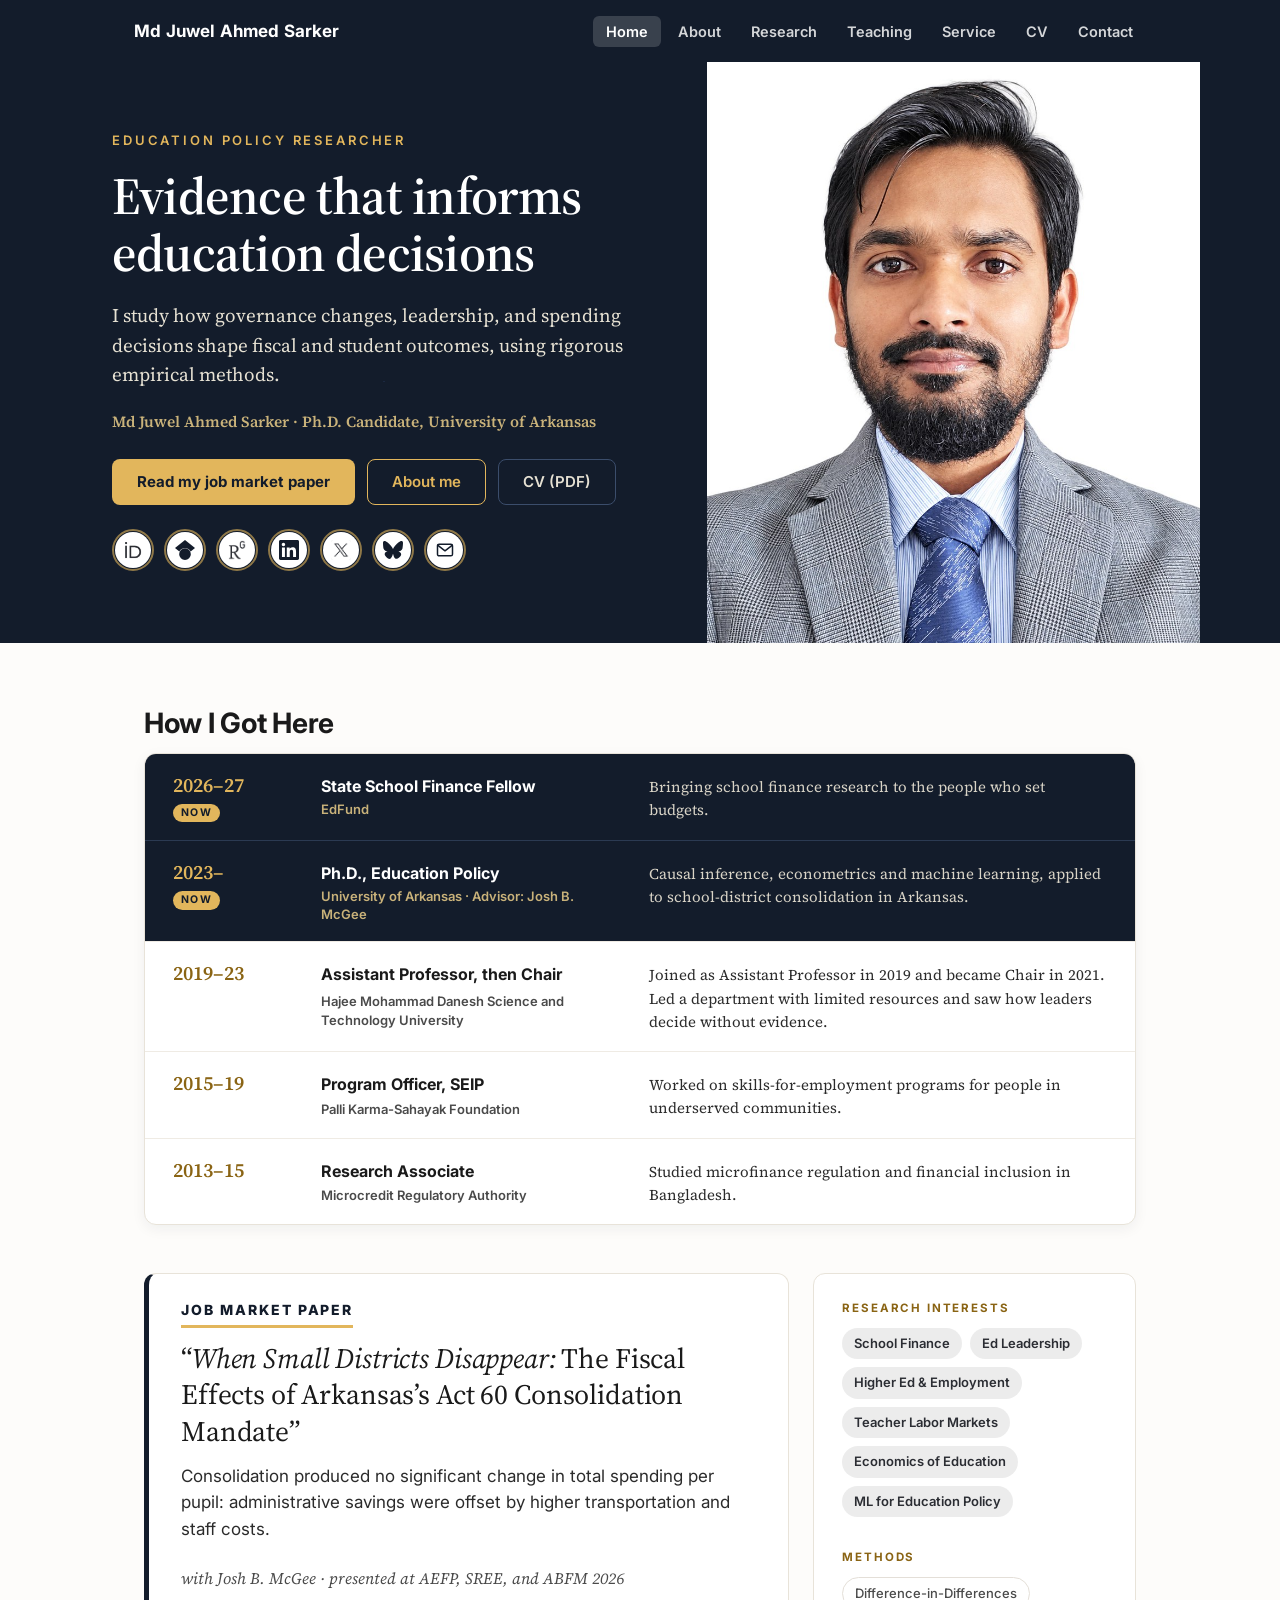
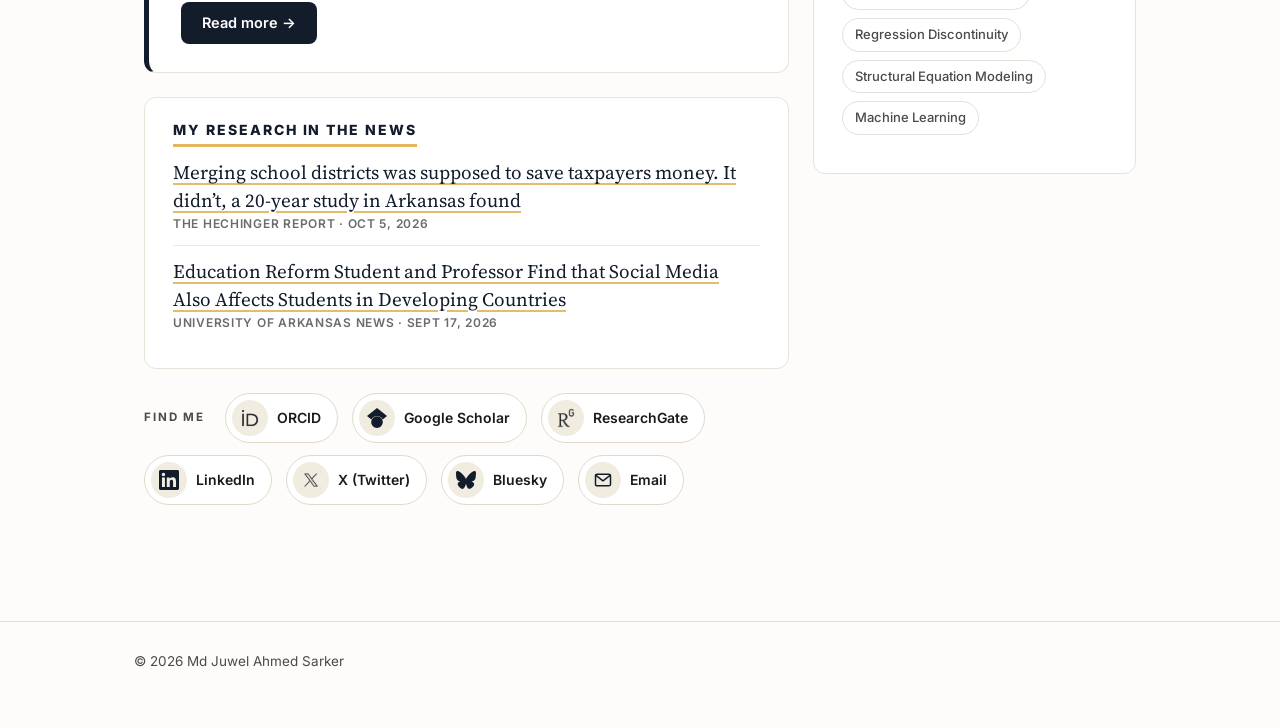
<file: index.html>
<!DOCTYPE html>
<html lang="en">
<head>
<meta charset="UTF-8">
<meta name="viewport" content="width=device-width, initial-scale=1.0">
<title>Md Juwel Ahmed Sarker — Education Policy</title>
<meta name="description" content="Md Juwel Ahmed Sarker, Ph.D. Candidate in Education Policy at the University of Arkansas. Research on school finance, teacher labor markets, and the economics of education.">
<link rel="icon" href="assets/images/favicon.svg" type="image/svg+xml">
<link rel="preconnect" href="https://fonts.googleapis.com">
<link rel="preconnect" href="https://fonts.gstatic.com" crossorigin>
<link href="https://fonts.googleapis.com/css2?family=Source+Serif+4:ital,wght@0,400;0,600;1,400&family=Inter:wght@400;500;600;700&display=swap" rel="stylesheet">
<link rel="stylesheet" href="style.css?v=20261071">
</head>
<body>

<header class="site-header">
  <div class="header-inner">
    <a class="site-name" href="index.html">Md Juwel Ahmed Sarker</a>
    <nav class="site-nav">
      <ul>
        <li><a href="index.html" aria-current="page">Home</a></li>
        <li><a href="about.html">About</a></li>
        <li><a href="research.html">Research</a></li>
        <li><a href="teaching.html">Teaching</a></li>
        <li><a href="service.html">Service</a></li>
        <li><a href="cv.html">CV</a></li>
        <li><a href="contact.html">Contact</a></li>
      </ul>
    </nav>
  </div>
</header>

<section class="hb-hero" aria-label="Introduction">
  <div class="hb-hero-inner">
    <div class="hb-hero-text">
      <p class="hb-eyebrow">Education Policy Researcher</p>
      <h1>Evidence that informs education decisions</h1>
      <p class="hb-sub">I study how governance changes, leadership, and spending decisions shape fiscal and student outcomes, using rigorous empirical methods.</p>
      <p class="hb-byline">Md Juwel Ahmed Sarker &middot; Ph.D. Candidate, University of Arkansas</p>
      <div class="hb-cta">
        <a class="hb-btn hb-btn-gold" href="research.html">Read my job market paper</a>
        <a class="hb-btn hb-btn-line" href="about.html">About me</a>
        <a class="hb-btn hb-btn-ghost" href="assets/files/Sarker_CV.pdf">CV (PDF)</a>
      </div>
      <div class="hb-icons"><a class="hb-icon" href="https://orcid.org/0000-0002-8742-0758" aria-label="ORCID" title="ORCID"><span class="hb-badge"><img src="assets/images/icons/orcid.png" alt=""></span></a><a class="hb-icon" href="https://scholar.google.com/citations?user=LOtnBs0AAAAJ&hl=en" aria-label="Google Scholar" title="Google Scholar"><span class="hb-badge"><svg viewBox="0 0 24 24" aria-hidden="true"><path d="M5.242 13.769L0 9.5 12 0l12 9.5-5.242 4.269C17.548 11.024 14.978 9.5 12 9.5c-2.977 0-5.548 1.524-6.758 4.269zM12 10a7 7 0 1 0 0 14 7 7 0 0 0 0-14z"/></svg></span></a><a class="hb-icon" href="https://www.researchgate.net/profile/Md-Juwel-Ahmed-Sarker?ev=prf_overview" aria-label="ResearchGate" title="ResearchGate"><span class="hb-badge"><img src="assets/images/icons/researchgate.png" alt=""></span></a><a class="hb-icon" href="https://www.linkedin.com/in/md-juwel-ahmed-sarker-17180333/" aria-label="LinkedIn" title="LinkedIn"><span class="hb-badge"><svg viewBox="0 0 24 24" role="img" aria-hidden="true"><path d="M20.447 20.452h-3.554v-5.569c0-1.328-.027-3.037-1.852-3.037-1.853 0-2.136 1.445-2.136 2.939v5.667H9.351V9h3.414v1.561h.046c.477-.9 1.637-1.85 3.37-1.85 3.601 0 4.267 2.37 4.267 5.455v6.286zM5.337 7.433c-1.144 0-2.063-.926-2.063-2.065 0-1.138.92-2.063 2.063-2.063 1.14 0 2.064.925 2.064 2.063 0 1.139-.925 2.065-2.064 2.065zm1.782 13.019H3.555V9h3.564v11.452zM22.225 0H1.771C.792 0 0 .774 0 1.729v20.542C0 23.227.792 24 1.771 24h20.451C23.2 24 24 23.227 24 22.271V1.729C24 .774 23.2 0 22.222 0h.003z"/></svg></span></a><a class="hb-icon" href="https://x.com/md_juwel_sarker" aria-label="X (Twitter)" title="X (Twitter)"><span class="hb-badge"><img src="assets/images/icons/x-twitter.png" alt=""></span></a><a class="hb-icon" href="https://bsky.app/profile/juwelsarker.bsky.social" aria-label="Bluesky" title="Bluesky"><span class="hb-badge"><svg viewBox="0 0 24 24" role="img" aria-hidden="true"><path d="M12 10.8c-1.087-2.114-4.046-6.053-6.798-7.995C2.566.944 1.561 1.266.902 1.565.139 1.908 0 3.08 0 3.768c0 .69.378 5.65.624 6.479.815 2.736 3.713 3.66 6.383 3.364.136-.02.275-.039.415-.056-.138.022-.276.04-.415.056-3.912.58-7.387 2.005-2.83 7.078 5.013 5.19 6.87-1.113 7.823-4.308.953 3.195 2.05 9.271 7.733 4.308 4.267-4.308 1.172-6.498-2.74-7.078a8.741 8.741 0 0 1-.415-.056c.14.017.279.036.415.056 2.67.297 5.568-.628 6.383-3.364.246-.828.624-5.79.624-6.478 0-.69-.139-1.861-.902-2.206-.659-.298-1.664-.62-4.3 1.24C16.046 4.748 13.087 8.687 12 10.8Z"/></svg></span></a><a class="hb-icon" href="mailto:sarker@uark.edu" aria-label="Email" title="Email"><span class="hb-badge"><svg class="hb-stroke" viewBox="0 0 24 24" aria-hidden="true"><rect x="3" y="5" width="18" height="14" rx="2"/><polyline points="3.5,6.5 12,13 20.5,6.5"/></svg></span></a></div>
    </div>
    <div class="hb-hero-photo">
      <img src="assets/images/headshot.jpg" width="560" height="640" alt="Portrait of Md Juwel Ahmed Sarker" onerror="this.style.display='none'">
    </div>
  </div>
</section>

<main class="hb-main">

  <section class="hb-journey" aria-labelledby="journey-title">
    <div class="hb-journey-head"><h2 id="journey-title">How I Got Here</h2></div>
    <ol class="hb-steps"><li class="hb-step hb-now"><span class="hb-tag">Now</span><span class="hb-years">2026&ndash;27</span><h3>State School Finance Fellow</h3><p class="hb-org">EdFund</p><p>Bringing school finance research to the people who set budgets.</p></li><li class="hb-step hb-now"><span class="hb-tag">Now</span><span class="hb-years">2023&ndash;</span><h3>Ph.D., Education Policy</h3><p class="hb-org">University of Arkansas &middot; Advisor: Josh B. McGee</p><p>Causal inference, econometrics and machine learning, applied to school-district consolidation in Arkansas.</p></li><li class="hb-step"><span class="hb-years">2019&ndash;23</span><h3>Assistant Professor, then Chair</h3><p class="hb-org">Hajee Mohammad Danesh Science and Technology University</p><p>Joined as Assistant Professor in 2019 and became Chair in 2021. Led a department with limited resources and saw how leaders decide without evidence.</p></li><li class="hb-step"><span class="hb-years">2015&ndash;19</span><h3>Program Officer, SEIP</h3><p class="hb-org">Palli Karma-Sahayak Foundation</p><p>Worked on skills-for-employment programs for people in underserved communities.</p></li><li class="hb-step"><span class="hb-years">2013&ndash;15</span><h3>Research Associate</h3><p class="hb-org">Microcredit Regulatory Authority</p><p>Studied microfinance regulation and financial inclusion in Bangladesh.</p></li></ol>
  </section>

  <div class="hb-two">
    <div class="hb-left">
    <div class="hb-card hb-jmp">
      <span class="hb-label">Job market paper</span>
      <p class="hb-jmp-title">&ldquo;<i class="jt-i">When Small Districts Disappear:</i> The Fiscal Effects of Arkansas&rsquo;s Act 60 Consolidation Mandate&rdquo;</p>
      <p class="hb-finding">Consolidation produced no significant change in total spending per pupil: administrative savings were offset by higher transportation and staff costs.</p>
      <p class="hb-meta">with Josh B. McGee &middot; presented at AEFP, SREE, and ABFM 2026</p>
      <a class="hb-btn hb-btn-navy" href="research.html">Read more &rarr;</a>
    </div>
    <section class="hb-news hb-news-in" aria-labelledby="news-title">
      <span class="hb-label" id="news-title">My research in the news</span>
      <ul>
        <li><a href="https://hechingerreport.org/proof-points-district-consolidation/">Merging school districts was supposed to save taxpayers money. It didn&rsquo;t, a 20-year study in Arkansas found</a><span>The Hechinger Report &middot; Oct 5, 2026</span></li>
        <li><a href="https://news.uark.edu/articles/82883/education-reform-student-and-professor-find-that-social-media-also-affects-students-in-developing-countries">Education Reform Student and Professor Find that Social Media Also Affects Students in Developing Countries</a><span>University of Arkansas News &middot; Sept 17, 2026</span></li>
      </ul>
    </section>
    <div class="hb-find">
      <span class="hb-label">Find me</span>
      <a class="hb-chip" href="https://orcid.org/0000-0002-8742-0758"><span class="hb-badge"><img src="assets/images/icons/orcid.png" alt=""></span>ORCID</a><a class="hb-chip" href="https://scholar.google.com/citations?user=LOtnBs0AAAAJ&hl=en"><span class="hb-badge"><svg viewBox="0 0 24 24" aria-hidden="true"><path d="M5.242 13.769L0 9.5 12 0l12 9.5-5.242 4.269C17.548 11.024 14.978 9.5 12 9.5c-2.977 0-5.548 1.524-6.758 4.269zM12 10a7 7 0 1 0 0 14 7 7 0 0 0 0-14z"/></svg></span>Google Scholar</a><a class="hb-chip" href="https://www.researchgate.net/profile/Md-Juwel-Ahmed-Sarker?ev=prf_overview"><span class="hb-badge"><img src="assets/images/icons/researchgate.png" alt=""></span>ResearchGate</a><a class="hb-chip" href="https://www.linkedin.com/in/md-juwel-ahmed-sarker-17180333/"><span class="hb-badge"><svg viewBox="0 0 24 24" role="img" aria-hidden="true"><path d="M20.447 20.452h-3.554v-5.569c0-1.328-.027-3.037-1.852-3.037-1.853 0-2.136 1.445-2.136 2.939v5.667H9.351V9h3.414v1.561h.046c.477-.9 1.637-1.85 3.37-1.85 3.601 0 4.267 2.37 4.267 5.455v6.286zM5.337 7.433c-1.144 0-2.063-.926-2.063-2.065 0-1.138.92-2.063 2.063-2.063 1.14 0 2.064.925 2.064 2.063 0 1.139-.925 2.065-2.064 2.065zm1.782 13.019H3.555V9h3.564v11.452zM22.225 0H1.771C.792 0 0 .774 0 1.729v20.542C0 23.227.792 24 1.771 24h20.451C23.2 24 24 23.227 24 22.271V1.729C24 .774 23.2 0 22.222 0h.003z"/></svg></span>LinkedIn</a><a class="hb-chip" href="https://x.com/md_juwel_sarker"><span class="hb-badge"><img src="assets/images/icons/x-twitter.png" alt=""></span>X (Twitter)</a>
      <a class="hb-chip" href="https://bsky.app/profile/juwelsarker.bsky.social"><span class="hb-badge"><svg viewBox="0 0 24 24" role="img" aria-hidden="true"><path d="M12 10.8c-1.087-2.114-4.046-6.053-6.798-7.995C2.566.944 1.561 1.266.902 1.565.139 1.908 0 3.08 0 3.768c0 .69.378 5.65.624 6.479.815 2.736 3.713 3.66 6.383 3.364.136-.02.275-.039.415-.056-.138.022-.276.04-.415.056-3.912.58-7.387 2.005-2.83 7.078 5.013 5.19 6.87-1.113 7.823-4.308.953 3.195 2.05 9.271 7.733 4.308 4.267-4.308 1.172-6.498-2.74-7.078a8.741 8.741 0 0 1-.415-.056c.14.017.279.036.415.056 2.67.297 5.568-.628 6.383-3.364.246-.828.624-5.79.624-6.478 0-.69-.139-1.861-.902-2.206-.659-.298-1.664-.62-4.3 1.24C16.046 4.748 13.087 8.687 12 10.8Z"/></svg></span>Bluesky</a>
      <a class="hb-chip" href="mailto:sarker@uark.edu" aria-label="Email"><span class="hb-badge"><svg class="hb-stroke" viewBox="0 0 24 24" aria-hidden="true"><rect x="3" y="5" width="18" height="14" rx="2"/><polyline points="3.5,6.5 12,13 20.5,6.5"/></svg></span>Email</a>
    </div>
  
    </div>
    <div class="hb-card">
      <span class="hb-label">Research interests</span>
      <div class="pill-group">
        <span class="pill">School Finance</span>
        <span class="pill">Ed Leadership</span>
        <span class="pill">Higher Ed &amp; Employment</span>
        <span class="pill">Teacher Labor Markets</span>
        <span class="pill">Economics of Education</span>
        <span class="pill">ML for Education Policy</span>
      </div>
      <span class="hb-label hb-label-gap">Methods</span>
      <div class="pill-group">
        <span class="pill pill-outline">Difference-in-Differences</span>
        <span class="pill pill-outline">Regression Discontinuity</span>
        <span class="pill pill-outline">Structural Equation Modeling</span>
        <span class="pill pill-outline">Machine Learning</span>
      </div>
    </div>
  </div>


</main>

<footer class="site-footer">
  <div class="wrap-wide">
    <p>&copy; <span id="year">2026</span> Md Juwel Ahmed Sarker</p>
  </div>
</footer>

<script>document.getElementById('year').textContent = new Date().getFullYear();</script>
</body>
</html>
</file>
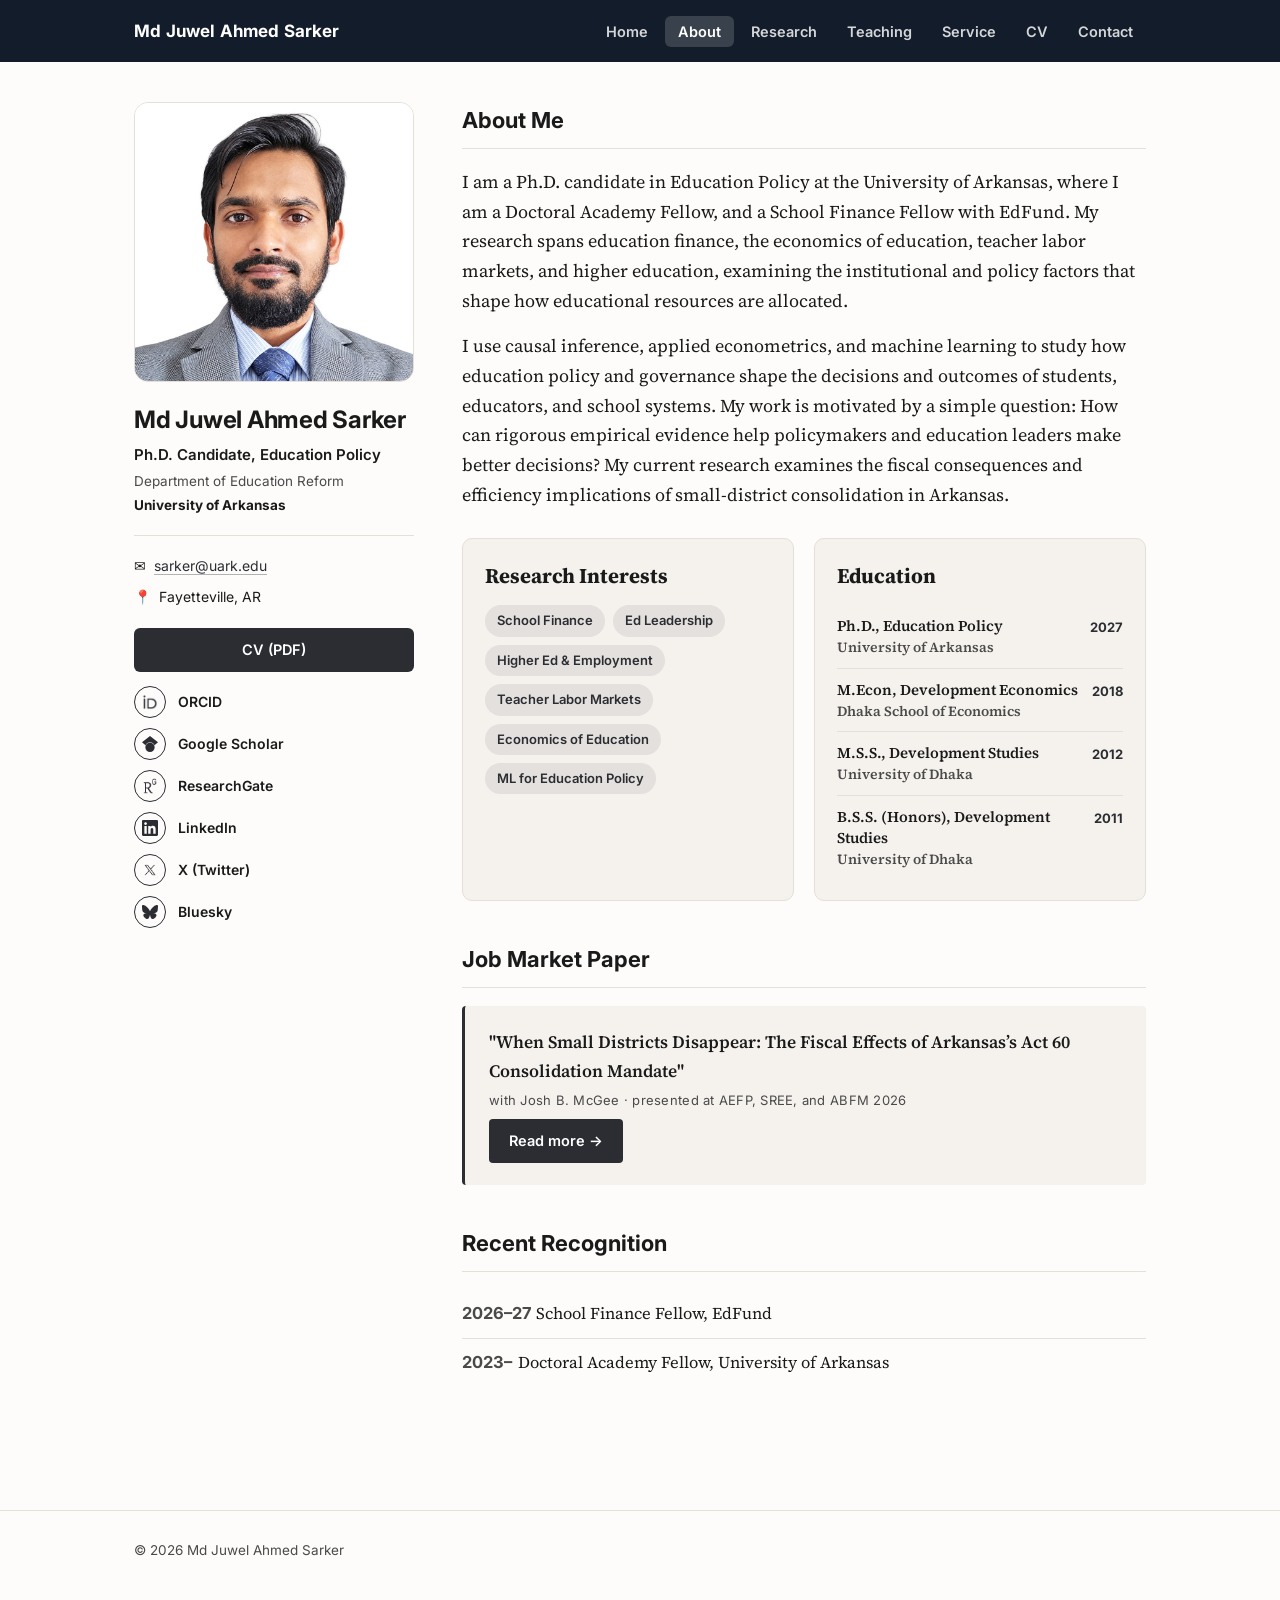
<file: about.html>
<!DOCTYPE html>
<html lang="en">
<head>
<meta charset="UTF-8">
<meta name="viewport" content="width=device-width, initial-scale=1.0">
<title>About — Md Juwel Ahmed Sarker</title>
<meta name="description" content="Md Juwel Ahmed Sarker, Ph.D. Candidate in Education Policy at the University of Arkansas. Research on school finance, teacher labor markets, and the economics of education.">
<link rel="icon" href="assets/images/favicon.svg" type="image/svg+xml">
<link rel="preconnect" href="https://fonts.googleapis.com">
<link rel="preconnect" href="https://fonts.gstatic.com" crossorigin>
<link href="https://fonts.googleapis.com/css2?family=Source+Serif+4:ital,wght@0,400;0,600;1,400&family=Inter:wght@400;500;600;700&display=swap" rel="stylesheet">
<link rel="stylesheet" href="style.css?v=20261071">
</head>
<body>

<header class="site-header">
  <div class="header-inner">
    <a class="site-name" href="index.html">Md Juwel Ahmed Sarker</a>
    <nav class="site-nav">
      <ul>
        <li><a href="index.html">Home</a></li>
        <li><a href="about.html" aria-current="page">About</a></li>
        <li><a href="research.html">Research</a></li>
        <li><a href="teaching.html">Teaching</a></li>
        <li><a href="service.html">Service</a></li>
        <li><a href="cv.html">CV</a></li>
        <li><a href="contact.html">Contact</a></li>
      </ul>
    </nav>
  </div>
</header>

<main class="wrap-wide">

  <div class="profile-grid">

    <aside class="sidebar">
      <!-- Replace assets/images/headshot.jpg with your photo (square, at least 500x500px) -->
      <img class="sidebar-photo" src="assets/images/headshot.jpg" alt="Portrait of Md Juwel Ahmed Sarker" onerror="this.style.display='none'">

      <h1>Md Juwel Ahmed Sarker</h1>
      <p class="sidebar-role">Ph.D. Candidate, Education Policy</p>
      <p class="sidebar-dept">Department of Education Reform</p>
      <p class="sidebar-univ">University of Arkansas</p>

      <hr class="sidebar-rule">

      <div class="sidebar-contact">
        <div>&#9993;&nbsp; <a href="mailto:sarker@uark.edu">sarker@uark.edu</a></div>
        <div>&#128205;&nbsp; Fayetteville, AR</div>
      </div>

      <div class="sidebar-links">
        <a class="btn-block" href="assets/files/Sarker_CV.pdf">CV (PDF)</a>
      </div>

      <div class="icon-links">
        <a class="icon-link" href="https://orcid.org/0000-0002-8742-0758">
          <span class="icon-badge"><img src="assets/images/icons/orcid.png" alt=""></span>
          <span class="icon-label">ORCID</span>
        </a>
        <a class="icon-link" href="https://scholar.google.com/citations?user=LOtnBs0AAAAJ&hl=en">
          <span class="icon-badge"><svg viewBox="0 0 24 24" role="img" aria-hidden="true"><path d="M5.242 13.769L0 9.5 12 0l12 9.5-5.242 4.269C17.548 11.024 14.978 9.5 12 9.5c-2.977 0-5.548 1.524-6.758 4.269zM12 10a7 7 0 1 0 0 14 7 7 0 0 0 0-14z"/></svg></span>
          <span class="icon-label">Google Scholar</span>
        </a>
        <a class="icon-link" href="https://www.researchgate.net/profile/Md-Juwel-Ahmed-Sarker?ev=prf_overview">
          <span class="icon-badge"><img src="assets/images/icons/researchgate.png" alt=""></span>
          <span class="icon-label">ResearchGate</span>
        </a>
        <a class="icon-link" href="https://www.linkedin.com/in/md-juwel-ahmed-sarker-17180333/">
          <span class="icon-badge"><svg viewBox="0 0 24 24" role="img" aria-hidden="true"><path d="M20.447 20.452h-3.554v-5.569c0-1.328-.027-3.037-1.852-3.037-1.853 0-2.136 1.445-2.136 2.939v5.667H9.351V9h3.414v1.561h.046c.477-.9 1.637-1.85 3.37-1.85 3.601 0 4.267 2.37 4.267 5.455v6.286zM5.337 7.433c-1.144 0-2.063-.926-2.063-2.065 0-1.138.92-2.063 2.063-2.063 1.14 0 2.064.925 2.064 2.063 0 1.139-.925 2.065-2.064 2.065zm1.782 13.019H3.555V9h3.564v11.452zM22.225 0H1.771C.792 0 0 .774 0 1.729v20.542C0 23.227.792 24 1.771 24h20.451C23.2 24 24 23.227 24 22.271V1.729C24 .774 23.2 0 22.222 0h.003z"/></svg></span>
          <span class="icon-label">LinkedIn</span>
        </a>
        <a class="icon-link" href="https://x.com/md_juwel_sarker">
          <span class="icon-badge"><img src="assets/images/icons/x-twitter.png" alt=""></span>
          <span class="icon-label">X (Twitter)</span>
        </a>
        <a class="icon-link" href="https://bsky.app/profile/juwelsarker.bsky.social">
          <span class="icon-badge"><svg viewBox="0 0 24 24" role="img" aria-hidden="true"><path d="M12 10.8c-1.087-2.114-4.046-6.053-6.798-7.995C2.566.944 1.561 1.266.902 1.565.139 1.908 0 3.08 0 3.768c0 .69.378 5.65.624 6.479.815 2.736 3.713 3.66 6.383 3.364.136-.02.275-.039.415-.056-.138.022-.276.04-.415.056-3.912.58-7.387 2.005-2.83 7.078 5.013 5.19 6.87-1.113 7.823-4.308.953 3.195 2.05 9.271 7.733 4.308 4.267-4.308 1.172-6.498-2.74-7.078a8.741 8.741 0 0 1-.415-.056c.14.017.279.036.415.056 2.67.297 5.568-.628 6.383-3.364.246-.828.624-5.79.624-6.478 0-.69-.139-1.861-.902-2.206-.659-.298-1.664-.62-4.3 1.24C16.046 4.748 13.087 8.687 12 10.8Z"/></svg></span>
          <span class="icon-label">Bluesky</span>
        </a>
      </div>
    </aside>

    <article class="profile-main">
      <h2 class="profile-heading">About Me</h2>
      <p>I am a Ph.D. candidate in Education Policy at the University of Arkansas, where I am a Doctoral Academy Fellow, and a School Finance Fellow with EdFund. My research spans education finance, the economics of education, teacher labor markets, and higher education, examining the institutional and policy factors that shape how educational resources are allocated.</p>
      <p>I use causal inference, applied econometrics, and machine learning to study how education policy and governance shape the decisions and outcomes of students, educators, and school systems. My work is motivated by a simple question: How can rigorous empirical evidence help policymakers and education leaders make better decisions? My current research examines the fiscal consequences and efficiency implications of small-district consolidation in Arkansas.</p>

      <div class="card-row">
        <div class="card">
          <h3>Research Interests</h3>
          <div class="pill-group">
            <span class="pill">School Finance</span>
            <span class="pill">Ed Leadership</span>
            <span class="pill">Higher Ed &amp; Employment</span>
            <span class="pill">Teacher Labor Markets</span>
            <span class="pill">Economics of Education</span>
            <span class="pill">ML for Education Policy</span>
          </div>
        </div>

        <div class="card">
          <h3>Education</h3>
          <ul class="timeline-list">
            <li><span class="timeline-degree">Ph.D., Education Policy<br><span class="muted small">University of Arkansas</span></span><span class="timeline-year">2027</span></li>
            <li><span class="timeline-degree">M.Econ, Development Economics<br><span class="muted small">Dhaka School of Economics</span></span><span class="timeline-year">2018</span></li>
            <li><span class="timeline-degree">M.S.S., Development Studies<br><span class="muted small">University of Dhaka</span></span><span class="timeline-year">2012</span></li>
            <li><span class="timeline-degree">B.S.S. (Honors), Development Studies<br><span class="muted small">University of Dhaka</span></span><span class="timeline-year">2011</span></li>
          </ul>
        </div>
      </div>

      <h2 class="profile-heading" style="margin-top:40px;">Job Market Paper</h2>
      <div class="jmp-box">
        <p class="entry-title mt-0">"When Small Districts Disappear: The Fiscal Effects of Arkansas&rsquo;s Act 60 Consolidation Mandate"</p>
        <div class="entry-meta">with Josh B. McGee &middot; presented at AEFP, SREE, and ABFM 2026</div>
        <a class="btn" href="research.html">Read more &rarr;</a>
      </div>

      <h2 class="profile-heading" style="margin-top:40px;">Recent Recognition</h2>
      <ul class="plain-list">
        <li><span class="year-col">2026&ndash;27</span> School Finance Fellow, EdFund</li>
        <li><span class="year-col">2023&ndash;</span> Doctoral Academy Fellow, University of Arkansas</li>
      </ul>
    </article>

  </div>

</main>

<footer class="site-footer">
  <div class="wrap-wide">
    <p>&copy; <span id="year">2026</span> Md Juwel Ahmed Sarker</p>
  </div>
</footer>

<script>document.getElementById('year').textContent = new Date().getFullYear();</script>
</body>
</html>
</file>
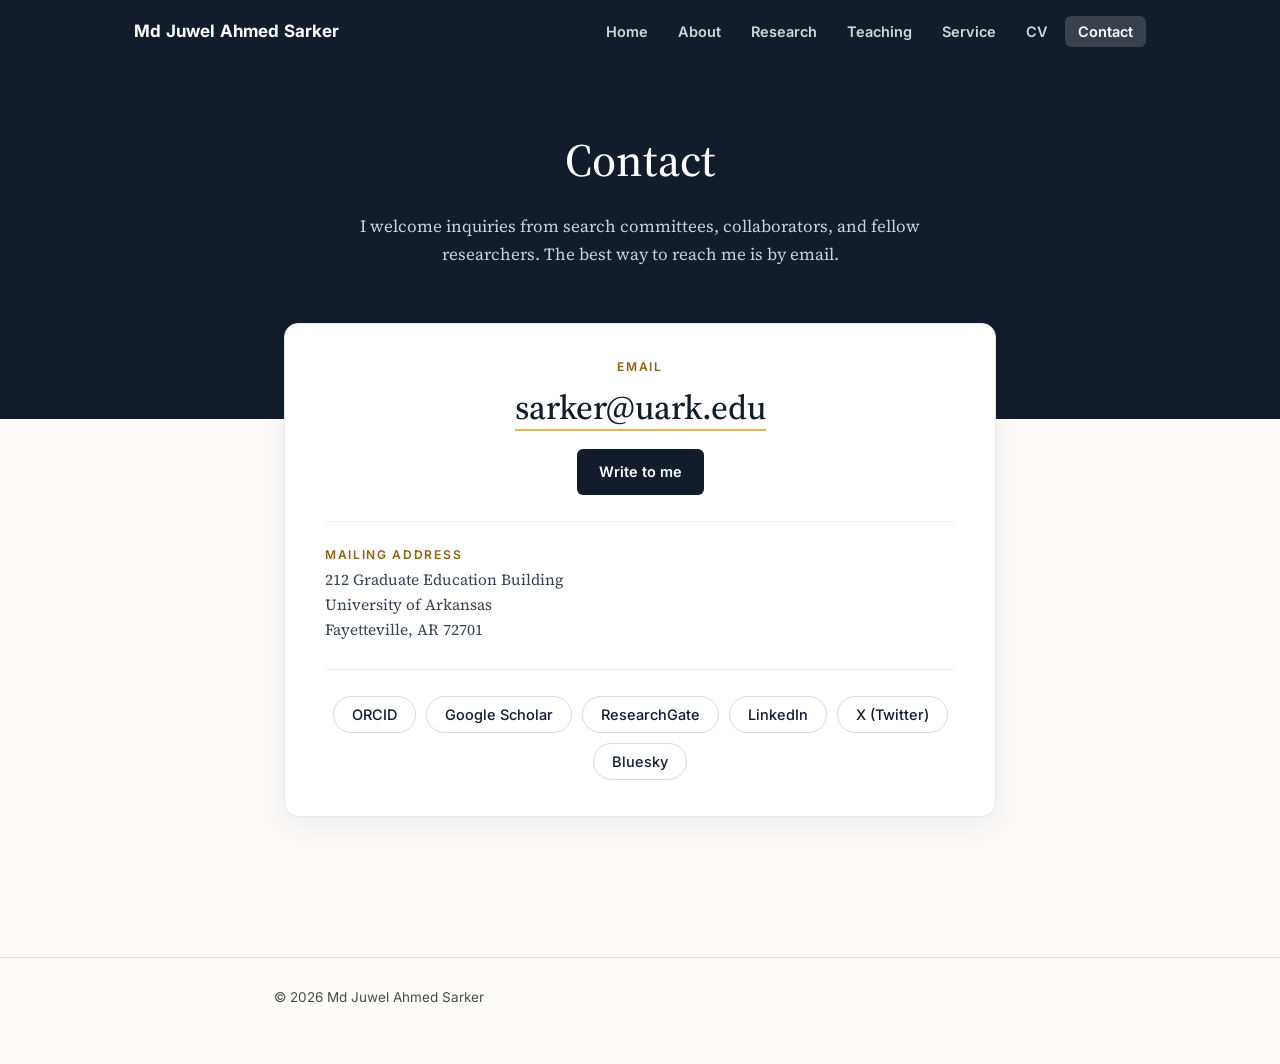
<file: contact.html>
<!DOCTYPE html>
<html lang="en">
<head>
<meta charset="UTF-8">
<meta name="viewport" content="width=device-width, initial-scale=1.0">
<title>Contact — Md Juwel Ahmed Sarker</title>
<meta name="description" content="Contact information for Md Juwel Ahmed Sarker, Ph.D. Candidate in Education Policy, University of Arkansas.">
<link rel="icon" href="assets/images/favicon.svg" type="image/svg+xml">
<link rel="preconnect" href="https://fonts.googleapis.com">
<link rel="preconnect" href="https://fonts.gstatic.com" crossorigin>
<link href="https://fonts.googleapis.com/css2?family=Source+Serif+4:ital,wght@0,400;0,600;1,400&family=Inter:wght@400;500;600;700&display=swap" rel="stylesheet">
<link rel="stylesheet" href="style.css?v=20261071">
</head>
<body>

<header class="site-header">
  <div class="header-inner">
    <a class="site-name" href="index.html">Md Juwel Ahmed Sarker</a>
    <nav class="site-nav">
      <ul>
        <li><a href="index.html">Home</a></li>
        <li><a href="about.html">About</a></li>
        <li><a href="research.html">Research</a></li>
        <li><a href="teaching.html">Teaching</a></li>
        <li><a href="service.html">Service</a></li>
        <li><a href="cv.html">CV</a></li>
        <li><a href="contact.html" aria-current="page">Contact</a></li>
      </ul>
    </nav>
  </div>
</header>

<section class="ct-hero">
  <div class="ct-hero-in">
    <h1>Contact</h1>
    <p>I welcome inquiries from search committees, collaborators, and fellow researchers. The best way to reach me is by email.</p>
  </div>
</section>

<main class="ct-main">
  <div class="ct-panel">
    <div class="ct-k">Email</div>
    <a class="ct-email" href="mailto:sarker@uark.edu">sarker@uark.edu</a>
    <div><a class="btn" href="mailto:sarker@uark.edu">Write to me</a></div>
    <div class="ct-meta">
      <div><div class="ct-k">Mailing address</div><div class="ct-v">212 Graduate Education Building<br>University of Arkansas<br>Fayetteville, AR 72701</div></div>
    </div>
    <div class="ct-chips"><a class="ct-chip" href="https://orcid.org/0000-0002-8742-0758">ORCID</a><a class="ct-chip" href="https://scholar.google.com/citations?user=LOtnBs0AAAAJ&hl=en">Google Scholar</a><a class="ct-chip" href="https://www.researchgate.net/profile/Md-Juwel-Ahmed-Sarker?ev=prf_overview">ResearchGate</a><a class="ct-chip" href="https://www.linkedin.com/in/md-juwel-ahmed-sarker-17180333/">LinkedIn</a><a class="ct-chip" href="https://x.com/md_juwel_sarker">X (Twitter)</a><a class="ct-chip" href="https://bsky.app/profile/juwelsarker.bsky.social">Bluesky</a></div>
  </div>
</main>

<footer class="site-footer">
  <div class="wrap">
    <p>&copy; <span id="year">2026</span> Md Juwel Ahmed Sarker</p>
  </div>
</footer>

<script>document.getElementById('year').textContent = new Date().getFullYear();</script>
</body>
</html>
</file>
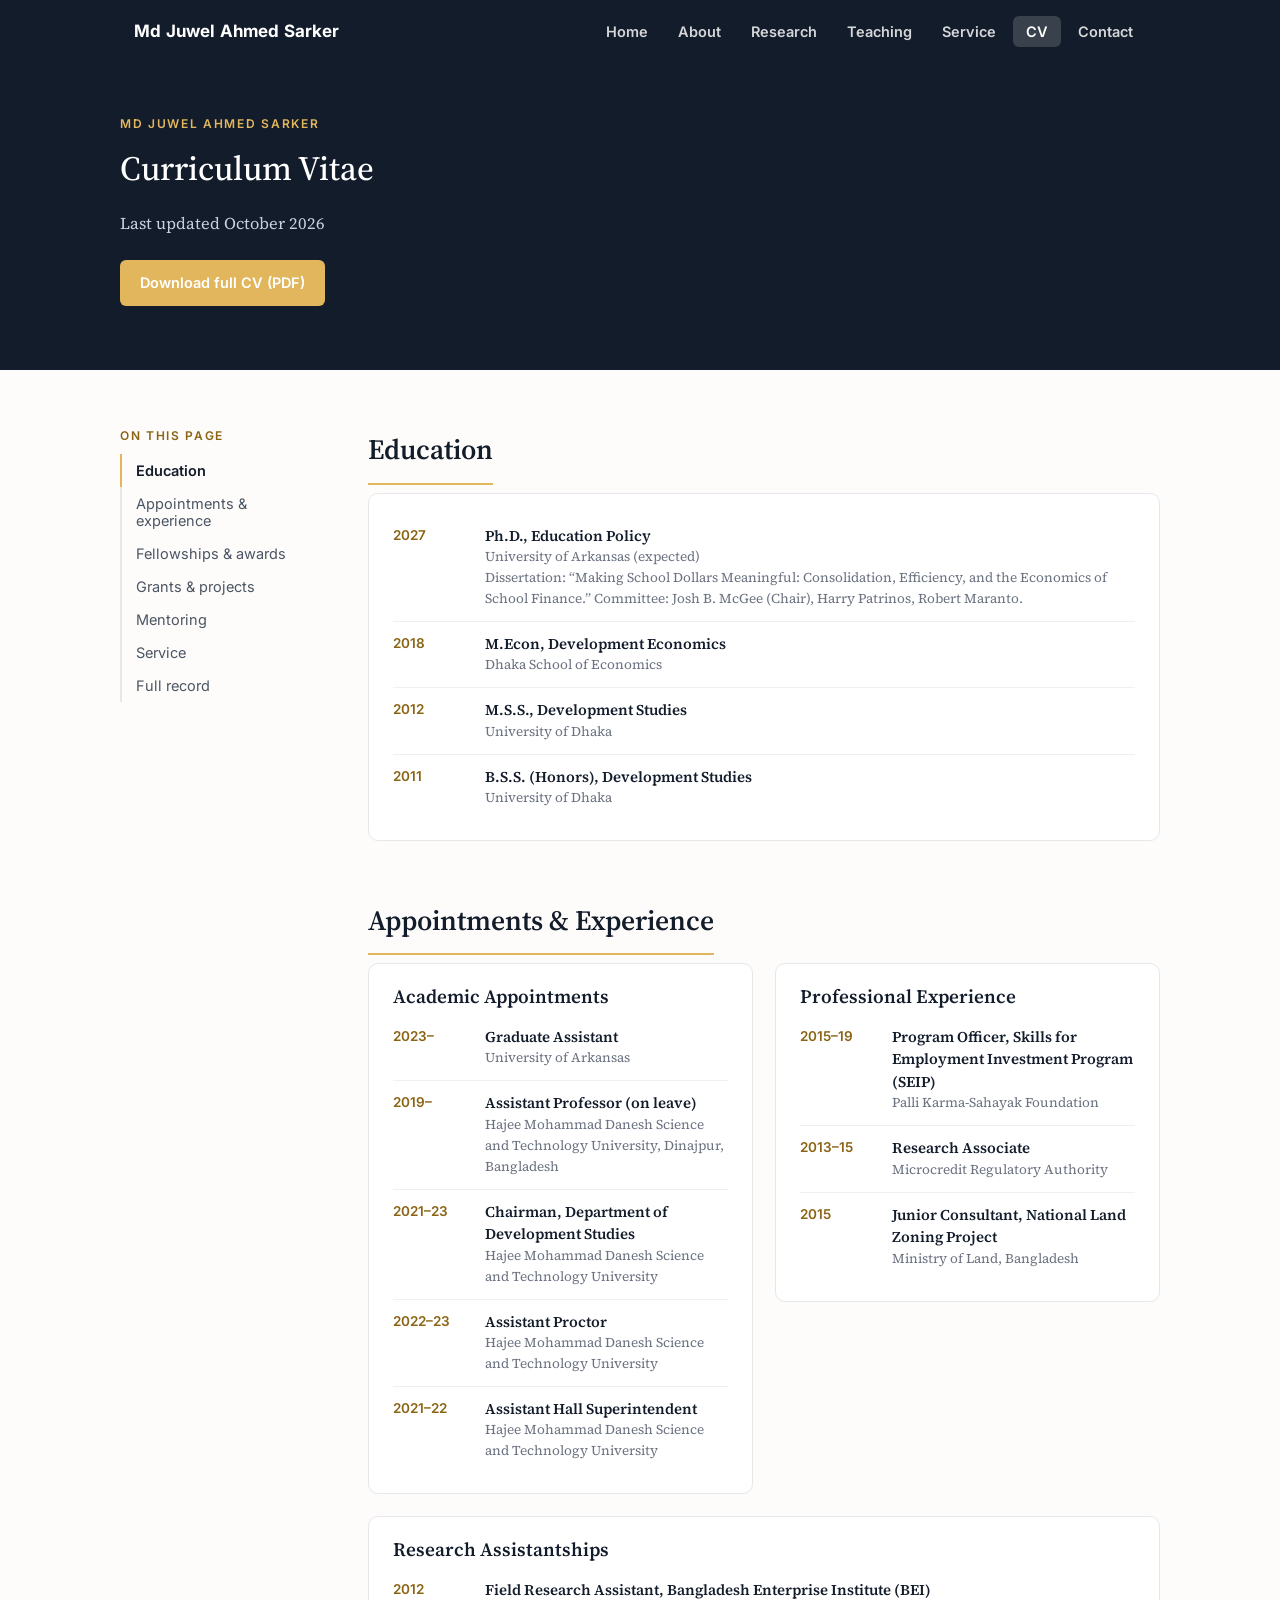
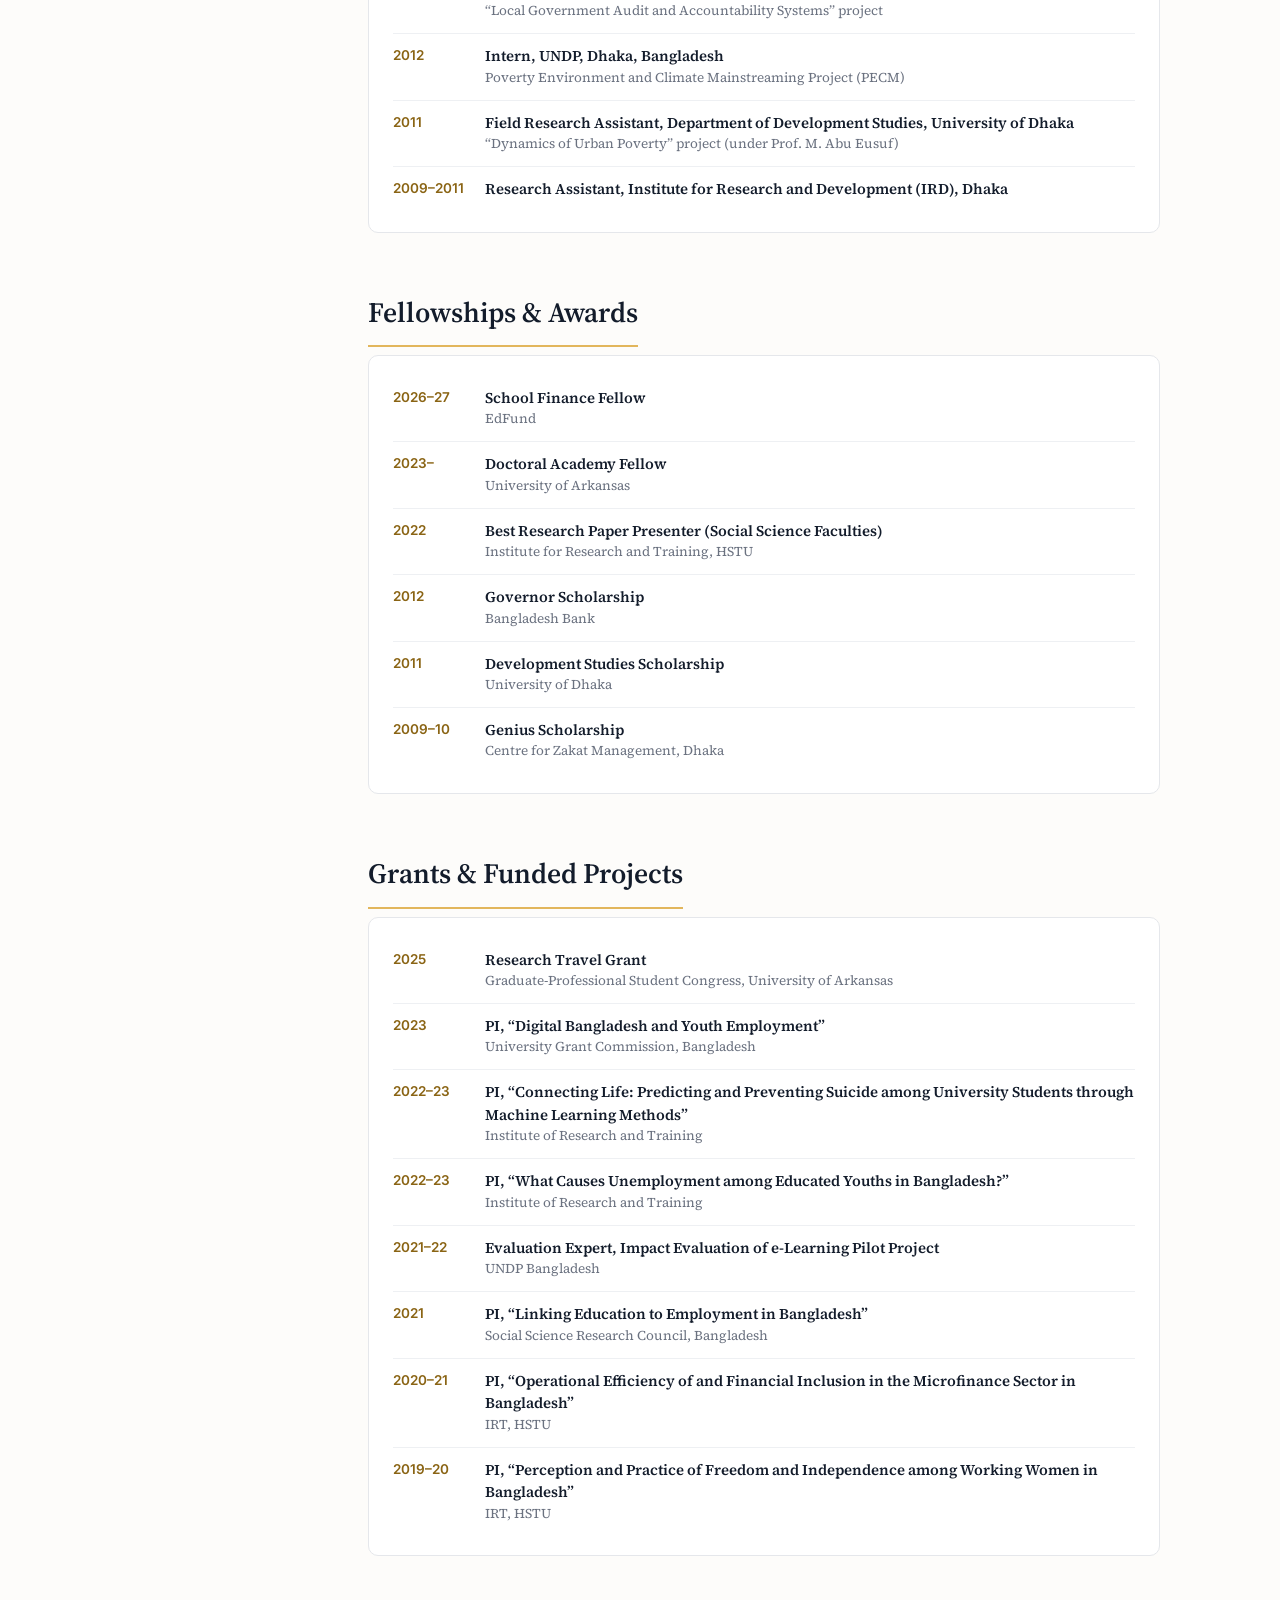
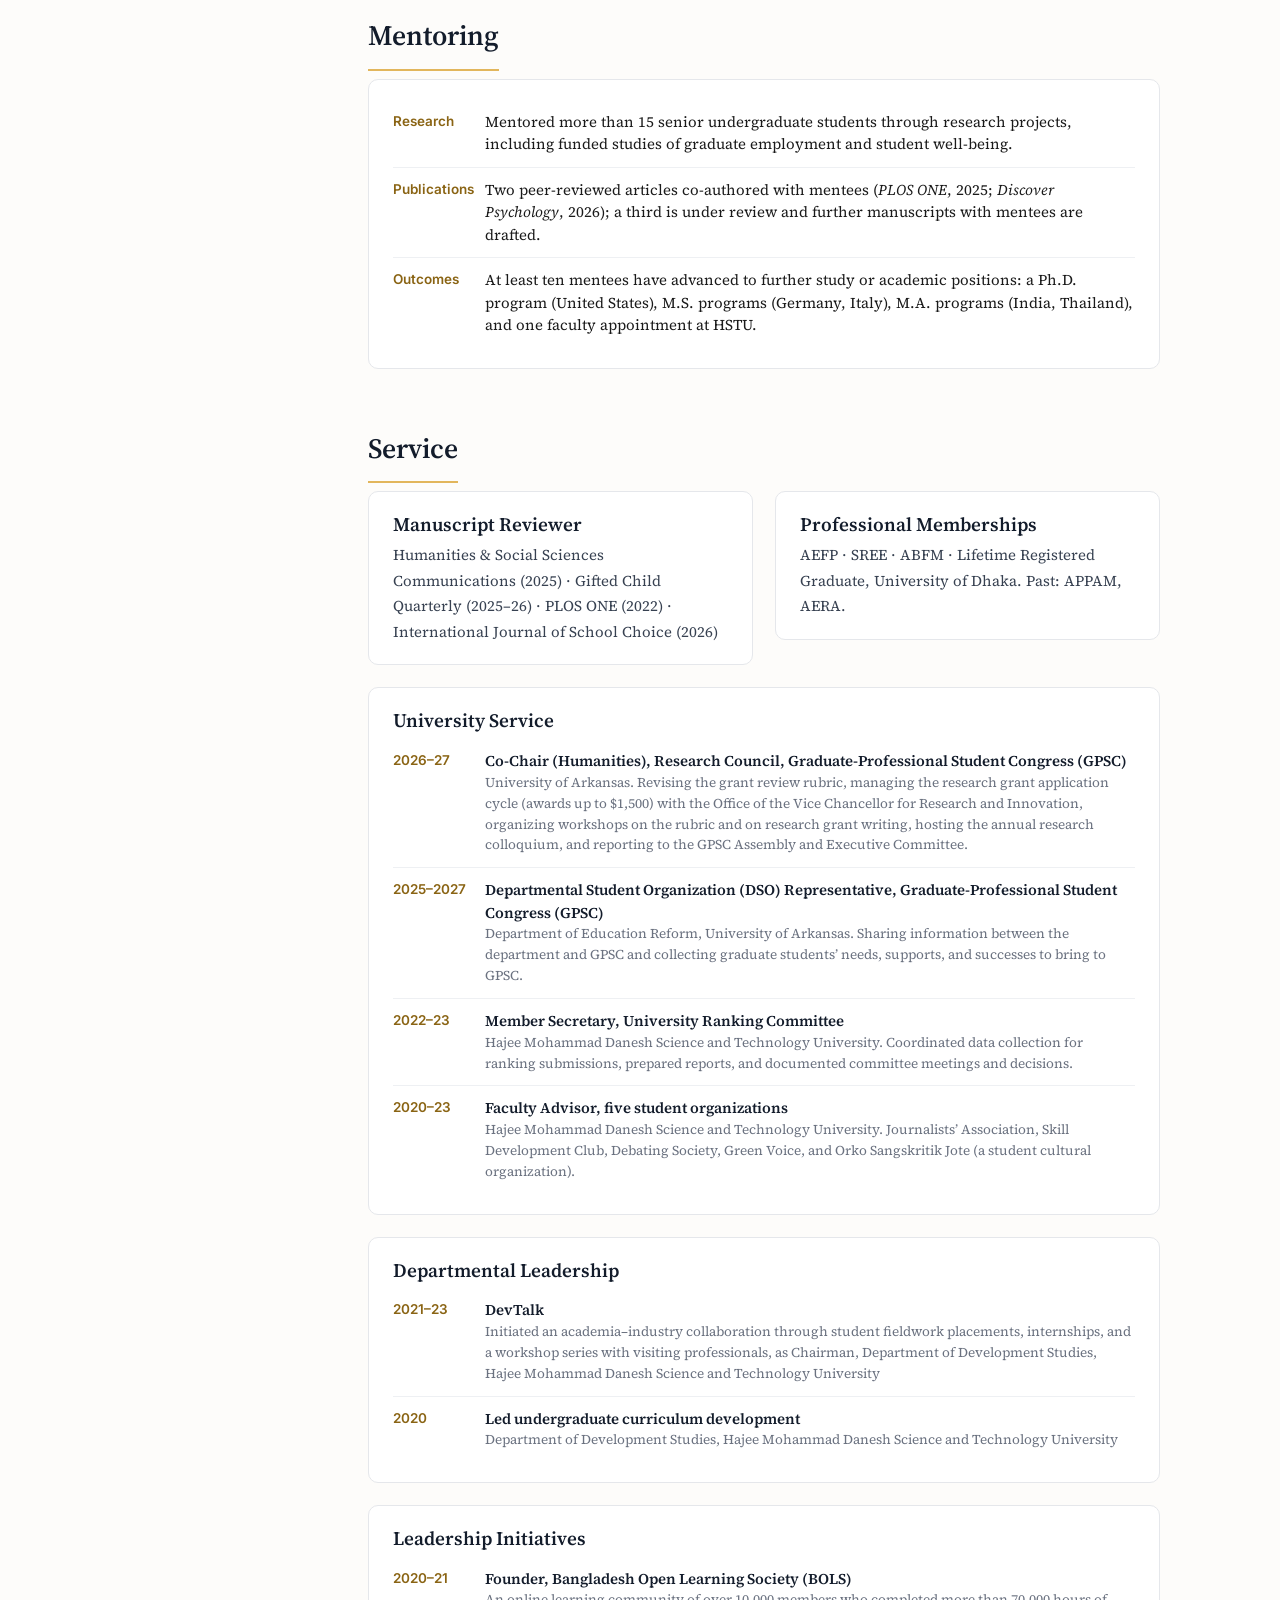
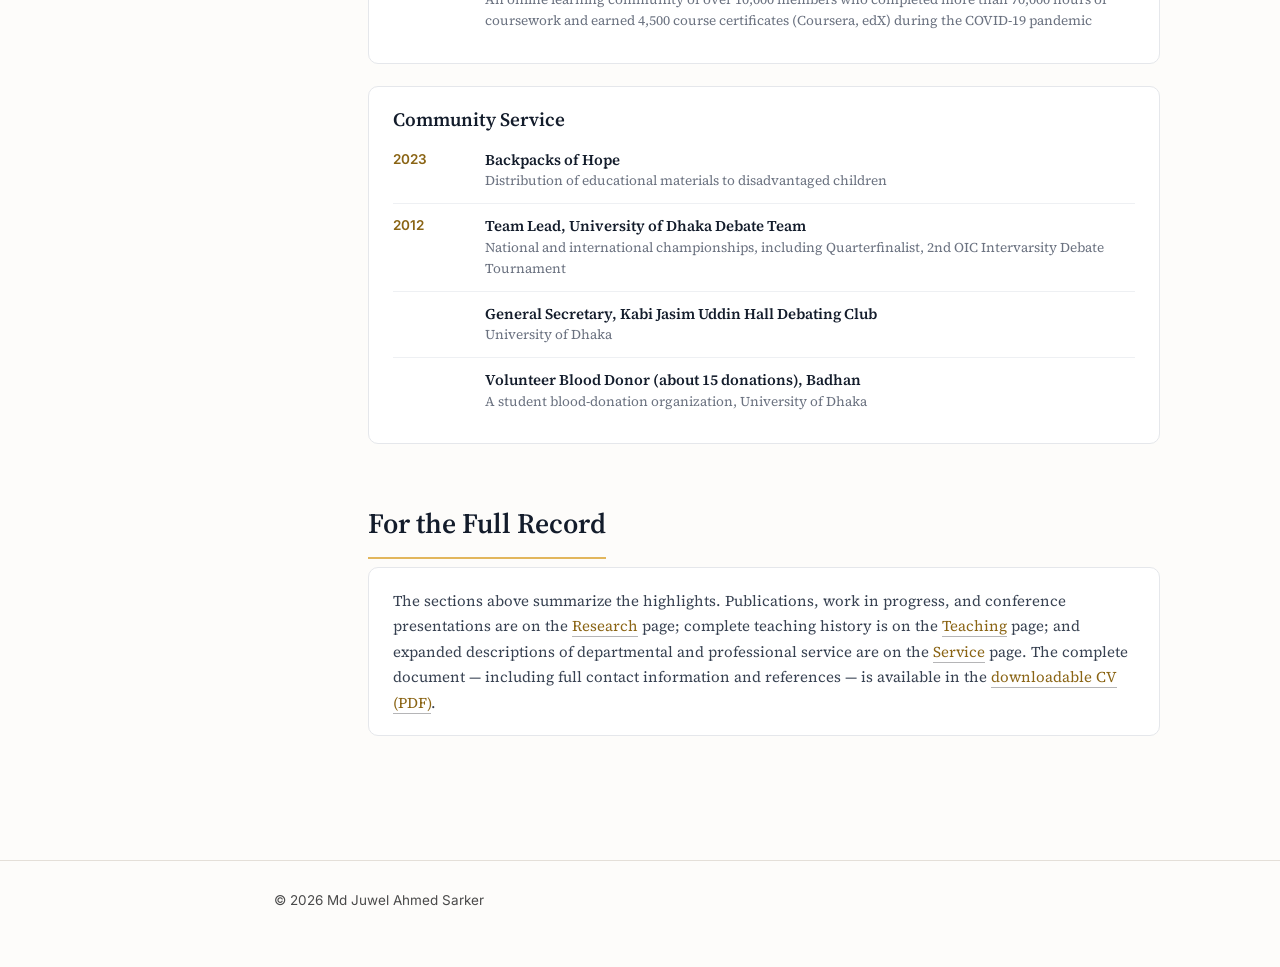
<file: cv.html>
<!DOCTYPE html>
<html lang="en">
<head>
<meta charset="UTF-8">
<meta name="viewport" content="width=device-width, initial-scale=1.0">
<title>CV — Md Juwel Ahmed Sarker</title>
<meta name="description" content="Curriculum vitae of Md Juwel Ahmed Sarker, Ph.D. Candidate in Education Policy, University of Arkansas.">
<link rel="icon" href="assets/images/favicon.svg" type="image/svg+xml">
<link rel="preconnect" href="https://fonts.googleapis.com">
<link rel="preconnect" href="https://fonts.gstatic.com" crossorigin>
<link href="https://fonts.googleapis.com/css2?family=Source+Serif+4:ital,wght@0,400;0,600;1,400&family=Inter:wght@400;500;600;700&display=swap" rel="stylesheet">
<link rel="stylesheet" href="style.css?v=20261071">
</head>
<body>

<header class="site-header">
  <div class="header-inner">
    <a class="site-name" href="index.html">Md Juwel Ahmed Sarker</a>
    <nav class="site-nav">
      <ul>
        <li><a href="index.html">Home</a></li>
        <li><a href="about.html">About</a></li>
        <li><a href="research.html">Research</a></li>
        <li><a href="teaching.html">Teaching</a></li>
        <li><a href="service.html">Service</a></li>
        <li><a href="cv.html" aria-current="page">CV</a></li>
        <li><a href="contact.html">Contact</a></li>
      </ul>
    </nav>
  </div>
</header>

<section class="tc-hero cv-hero" id="education-top">
  <div class="tc-hero-in">
    <div class="tc-kick">Md Juwel Ahmed Sarker</div>
    <h1>Curriculum Vitae</h1>
    <p>Last updated October 2026</p>
    <a class="btn" href="assets/files/Sarker_CV.pdf">Download full CV (PDF)</a>
  </div>
</section>

<main class="rs-layout tc-main">

  <aside class="rs-side" aria-label="On this page">
    <div class="rs-side-label">On this page</div>
    <nav class="rs-idx">
      <a href="#education" class="on">Education</a>
      <a href="#appointments">Appointments &amp; experience</a>
      <a href="#fellowships">Fellowships &amp; awards</a>
      <a href="#grants">Grants &amp; projects</a>
      <a href="#mentoring">Mentoring</a>
      <a href="#service">Service</a>
      <a href="#full-record">Full record</a>
    </nav>
  </aside>

  <div class="rs-content">

  <section>
    <h2 id="education">Education</h2>
    <div class="cv-card"><ul class="cv-cl"><li><span class="cv-y">2027</span><span><b>Ph.D., Education Policy</b><div class="cv-sm">University of Arkansas (expected)</div><div class="cv-sm">Dissertation: &ldquo;Making School Dollars Meaningful: Consolidation, Efficiency, and the Economics of School Finance.&rdquo; Committee: Josh B. McGee (Chair), Harry Patrinos, Robert Maranto.</div></span></li><li><span class="cv-y">2018</span><span><b>M.Econ, Development Economics</b><div class="cv-sm">Dhaka School of Economics</div></span></li><li><span class="cv-y">2012</span><span><b>M.S.S., Development Studies</b><div class="cv-sm">University of Dhaka</div></span></li><li><span class="cv-y">2011</span><span><b>B.S.S. (Honors), Development Studies</b><div class="cv-sm">University of Dhaka</div></span></li></ul></div>
  </section>

  <section>
    <h2 id="appointments">Appointments &amp; Experience</h2>
    <div class="cv-two">
      <div class="cv-card"><h3>Academic Appointments</h3><ul class="cv-cl"><li><span class="cv-y">2023&ndash;</span><span><b>Graduate Assistant</b><div class="cv-sm">University of Arkansas</div></span></li><li><span class="cv-y">2019&ndash;</span><span><b>Assistant Professor (on leave)</b><div class="cv-sm">Hajee Mohammad Danesh Science and Technology University, Dinajpur, Bangladesh</div></span></li><li><span class="cv-y">2021&ndash;23</span><span><b>Chairman, Department of Development Studies</b><div class="cv-sm">Hajee Mohammad Danesh Science and Technology University</div></span></li><li><span class="cv-y">2022&ndash;23</span><span><b>Assistant Proctor</b><div class="cv-sm">Hajee Mohammad Danesh Science and Technology University</div></span></li><li><span class="cv-y">2021&ndash;22</span><span><b>Assistant Hall Superintendent</b><div class="cv-sm">Hajee Mohammad Danesh Science and Technology University</div></span></li></ul></div>
      <div class="cv-card"><h3>Professional Experience</h3><ul class="cv-cl"><li><span class="cv-y">2015&ndash;19</span><span><b>Program Officer, Skills for Employment Investment Program (SEIP)</b><div class="cv-sm">Palli Karma-Sahayak Foundation</div></span></li><li><span class="cv-y">2013&ndash;15</span><span><b>Research Associate</b><div class="cv-sm">Microcredit Regulatory Authority</div></span></li><li><span class="cv-y">2015</span><span><b>Junior Consultant, National Land Zoning Project</b><div class="cv-sm">Ministry of Land, Bangladesh</div></span></li></ul></div>
    </div>
    <div class="cv-card" style="margin-top:22px"><h3>Research Assistantships</h3><ul class="cv-cl"><li><span class="cv-y">2012</span><span><b>Field Research Assistant, Bangladesh Enterprise Institute (BEI)</b><div class="cv-sm">&ldquo;Local Government Audit and Accountability Systems&rdquo; project</div></span></li><li><span class="cv-y">2012</span><span><b>Intern, UNDP, Dhaka, Bangladesh</b><div class="cv-sm">Poverty Environment and Climate Mainstreaming Project (PECM)</div></span></li><li><span class="cv-y">2011</span><span><b>Field Research Assistant, Department of Development Studies, University of Dhaka</b><div class="cv-sm">&ldquo;Dynamics of Urban Poverty&rdquo; project (under Prof. M. Abu Eusuf)</div></span></li><li><span class="cv-y">2009&ndash;2011</span><span><b>Research Assistant, Institute for Research and Development (IRD), Dhaka</b></span></li></ul></div>
  </section>

  <section>
    <h2 id="fellowships">Fellowships &amp; Awards</h2>
    <div class="cv-card"><ul class="cv-cl"><li><span class="cv-y">2026&ndash;27</span><span><b>School Finance Fellow</b><div class="cv-sm">EdFund</div></span></li><li><span class="cv-y">2023&ndash;</span><span><b>Doctoral Academy Fellow</b><div class="cv-sm">University of Arkansas</div></span></li><li><span class="cv-y">2022</span><span><b>Best Research Paper Presenter (Social Science Faculties)</b><div class="cv-sm">Institute for Research and Training, HSTU</div></span></li><li><span class="cv-y">2012</span><span><b>Governor Scholarship</b><div class="cv-sm">Bangladesh Bank</div></span></li><li><span class="cv-y">2011</span><span><b>Development Studies Scholarship</b><div class="cv-sm">University of Dhaka</div></span></li><li><span class="cv-y">2009&ndash;10</span><span><b>Genius Scholarship</b><div class="cv-sm">Centre for Zakat Management, Dhaka</div></span></li></ul></div>
  </section>

  <section>
    <h2 id="grants">Grants &amp; Funded Projects</h2>
    <div class="cv-card"><ul class="cv-cl"><li><span class="cv-y">2025</span><span><b>Research Travel Grant</b><div class="cv-sm">Graduate-Professional Student Congress, University of Arkansas</div></span></li><li><span class="cv-y">2023</span><span><b>PI, &ldquo;Digital Bangladesh and Youth Employment&rdquo;</b><div class="cv-sm">University Grant Commission, Bangladesh</div></span></li><li><span class="cv-y">2022&ndash;23</span><span><b>PI, &ldquo;Connecting Life: Predicting and Preventing Suicide among University Students through Machine Learning Methods&rdquo;</b><div class="cv-sm">Institute of Research and Training</div></span></li><li><span class="cv-y">2022&ndash;23</span><span><b>PI, &ldquo;What Causes Unemployment among Educated Youths in Bangladesh?&rdquo;</b><div class="cv-sm">Institute of Research and Training</div></span></li><li><span class="cv-y">2021&ndash;22</span><span><b>Evaluation Expert, Impact Evaluation of e-Learning Pilot Project</b><div class="cv-sm">UNDP Bangladesh</div></span></li><li><span class="cv-y">2021</span><span><b>PI, &ldquo;Linking Education to Employment in Bangladesh&rdquo;</b><div class="cv-sm">Social Science Research Council, Bangladesh</div></span></li><li><span class="cv-y">2020&ndash;21</span><span><b>PI, &ldquo;Operational Efficiency of and Financial Inclusion in the Microfinance Sector in Bangladesh&rdquo;</b><div class="cv-sm">IRT, HSTU</div></span></li><li><span class="cv-y">2019&ndash;20</span><span><b>PI, &ldquo;Perception and Practice of Freedom and Independence among Working Women in Bangladesh&rdquo;</b><div class="cv-sm">IRT, HSTU</div></span></li></ul></div>
  </section>

  <section>
    <h2 id="mentoring">Mentoring</h2>
    <div class="cv-card"><ul class="cv-cl">
      <li><span class="cv-y">Research</span><span>Mentored more than 15 senior undergraduate students through research projects, including funded studies of graduate employment and student well-being.</span></li>
      <li><span class="cv-y">Publications</span><span>Two peer-reviewed articles co-authored with mentees (<em>PLOS ONE</em>, 2025; <em>Discover Psychology</em>, 2026); a third is under review and further manuscripts with mentees are drafted.</span></li>
      <li><span class="cv-y">Outcomes</span><span>At least ten mentees have advanced to further study or academic positions: a Ph.D. program (United States), M.S. programs (Germany, Italy), M.A. programs (India, Thailand), and one faculty appointment at HSTU.</span></li>
    </ul></div>
  </section>

  <section>
    <h2 id="service">Service</h2>
    <div class="cv-two">
      <div class="cv-card"><h3>Manuscript Reviewer</h3><p>Humanities &amp; Social Sciences Communications (2025) &middot; Gifted Child Quarterly (2025&ndash;26) &middot; PLOS ONE (2022) &middot; International Journal of School Choice (2026)</p></div>
      <div class="cv-card"><h3>Professional Memberships</h3><p>AEFP &middot; SREE &middot; ABFM &middot; Lifetime Registered Graduate, University of Dhaka. Past: APPAM, AERA.</p></div>
    </div>
    <div class="cv-card" style="margin-top:22px"><h3>University Service</h3><ul class="cv-cl"><li><span class="cv-y">2026&ndash;27</span><span><b>Co-Chair (Humanities), Research Council, Graduate-Professional Student Congress (GPSC)</b><div class="cv-sm">University of Arkansas. Revising the grant review rubric, managing the research grant application cycle (awards up to $1,500) with the Office of the Vice Chancellor for Research and Innovation, organizing workshops on the rubric and on research grant writing, hosting the annual research colloquium, and reporting to the GPSC Assembly and Executive Committee.</div></span></li><li><span class="cv-y">2025&ndash;2027</span><span><b>Departmental Student Organization (DSO) Representative, Graduate-Professional Student Congress (GPSC)</b><div class="cv-sm">Department of Education Reform, University of Arkansas. Sharing information between the department and GPSC and collecting graduate students&rsquo; needs, supports, and successes to bring to GPSC.</div></span></li><li><span class="cv-y">2022&ndash;23</span><span><b>Member Secretary, University Ranking Committee</b><div class="cv-sm">Hajee Mohammad Danesh Science and Technology University. Coordinated data collection for ranking submissions, prepared reports, and documented committee meetings and decisions.</div></span></li><li><span class="cv-y">2020&ndash;23</span><span><b>Faculty Advisor, five student organizations</b><div class="cv-sm">Hajee Mohammad Danesh Science and Technology University. Journalists&rsquo; Association, Skill Development Club, Debating Society, Green Voice, and Orko Sangskritik Jote (a student cultural organization).</div></span></li></ul></div>
    <div class="cv-card" style="margin-top:22px"><h3>Departmental Leadership</h3><ul class="cv-cl"><li><span class="cv-y">2021&ndash;23</span><span><b>DevTalk</b><div class="cv-sm">Initiated an academia&ndash;industry collaboration through student fieldwork placements, internships, and a workshop series with visiting professionals, as Chairman, Department of Development Studies, Hajee Mohammad Danesh Science and Technology University</div></span></li><li><span class="cv-y">2020</span><span><b>Led undergraduate curriculum development</b><div class="cv-sm">Department of Development Studies, Hajee Mohammad Danesh Science and Technology University</div></span></li></ul></div>
    <div class="cv-card" style="margin-top:22px"><h3>Leadership Initiatives</h3><ul class="cv-cl"><li><span class="cv-y">2020&ndash;21</span><span><b>Founder, Bangladesh Open Learning Society (BOLS)</b><div class="cv-sm">An online learning community of over 10,000 members who completed more than 70,000 hours of coursework and earned 4,500 course certificates (Coursera, edX) during the COVID-19 pandemic</div></span></li></ul></div>
    <div class="cv-card" style="margin-top:22px"><h3>Community Service</h3><ul class="cv-cl">
      <li><span class="cv-y">2023</span><span><b>Backpacks of Hope</b><div class="cv-sm">Distribution of educational materials to disadvantaged children</div></span></li>
      <li><span class="cv-y">2012</span><span><b>Team Lead, University of Dhaka Debate Team</b><div class="cv-sm">National and international championships, including Quarterfinalist, 2nd OIC Intervarsity Debate Tournament</div></span></li>
      <li><span class="cv-y"></span><span><b>General Secretary, Kabi Jasim Uddin Hall Debating Club</b><div class="cv-sm">University of Dhaka</div></span></li>
      <li><span class="cv-y"></span><span><b>Volunteer Blood Donor (about 15 donations), Badhan</b><div class="cv-sm">A student blood-donation organization, University of Dhaka</div></span></li>
    </ul></div>
  </section>

  <section>
    <h2 id="full-record">For the Full Record</h2>
    <div class="cv-card cv-note"><p>The sections above summarize the highlights. Publications, work in progress, and conference presentations are on the <a href="research.html">Research</a> page; complete teaching history is on the <a href="teaching.html">Teaching</a> page; and expanded descriptions of departmental and professional service are on the <a href="service.html">Service</a> page. The complete document — including full contact information and references — is available in the <a href="assets/files/Sarker_CV.pdf">downloadable CV (PDF)</a>.</p></div>
  </section>

  </div>
</main>

<footer class="site-footer">
  <div class="wrap">
    <p>&copy; <span id="year">2026</span> Md Juwel Ahmed Sarker</p>
  </div>
</footer>

<script>document.getElementById('year').textContent = new Date().getFullYear();</script>
<script>
(function(){try{var links=[].slice.call(document.querySelectorAll('.rs-idx a'));var ids=links.map(function(a){return a.getAttribute('href').slice(1)});var els=ids.map(function(i){return document.getElementById(i)});
function spy(){var y=window.scrollY+140,cur=0;els.forEach(function(e,i){if(e&&e.getBoundingClientRect().top+window.scrollY<=y)cur=i});links.forEach(function(a,i){a.classList.toggle('on',i===cur)})}
window.addEventListener('scroll',spy,{passive:true});spy()}catch(e){}})();
</script>
</body>
</html>
</file>
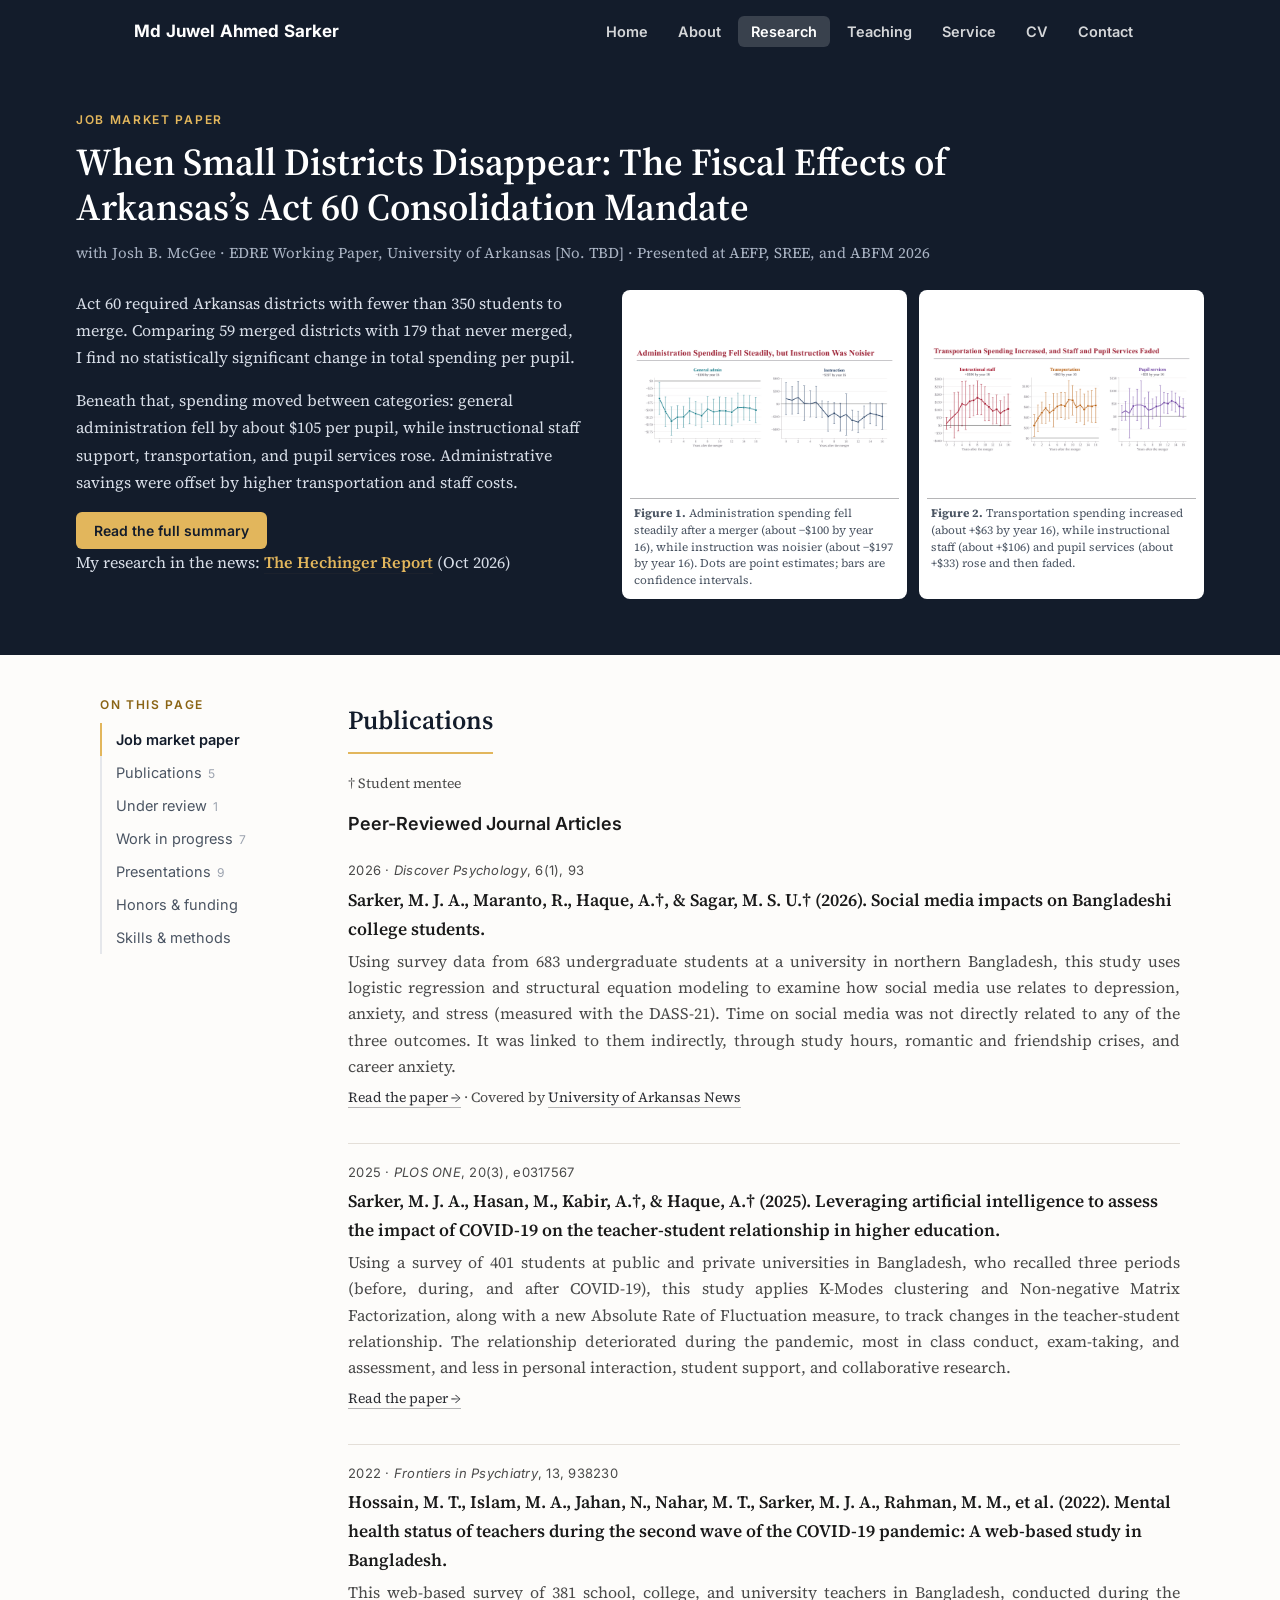
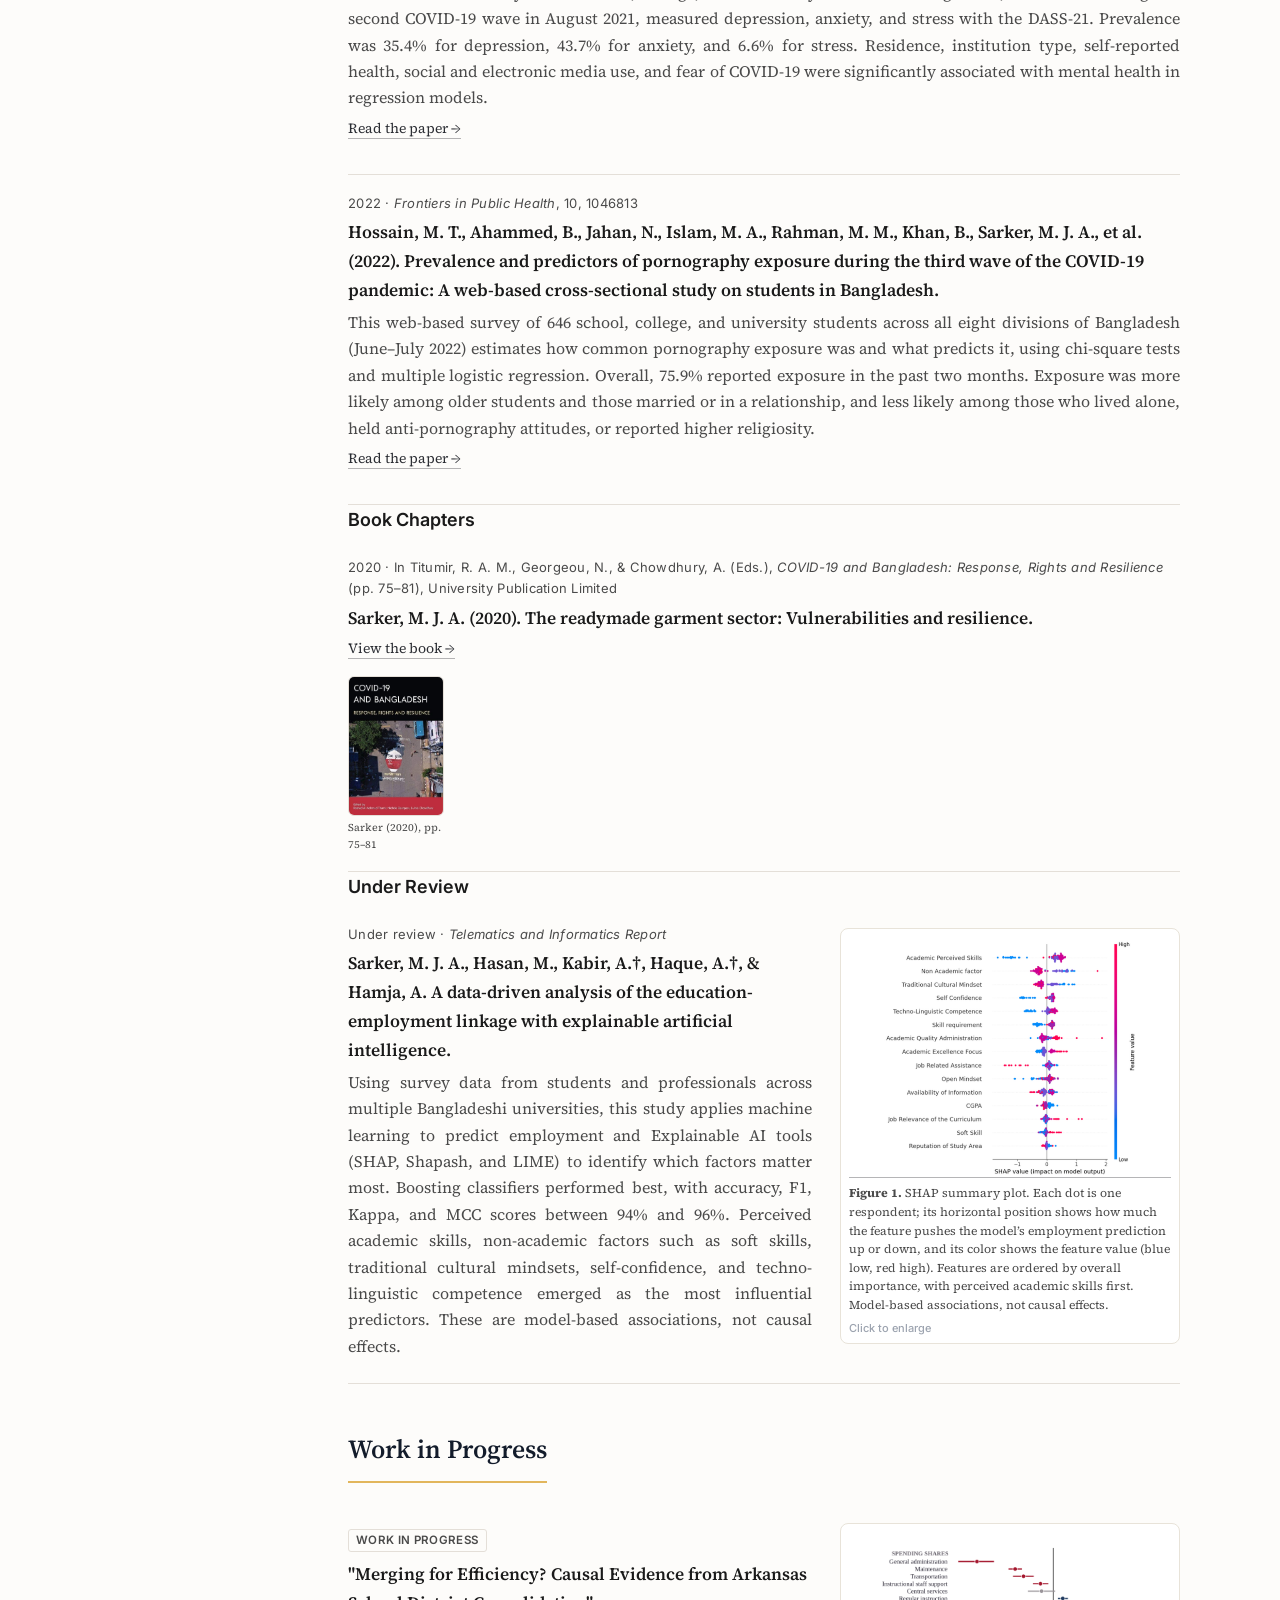
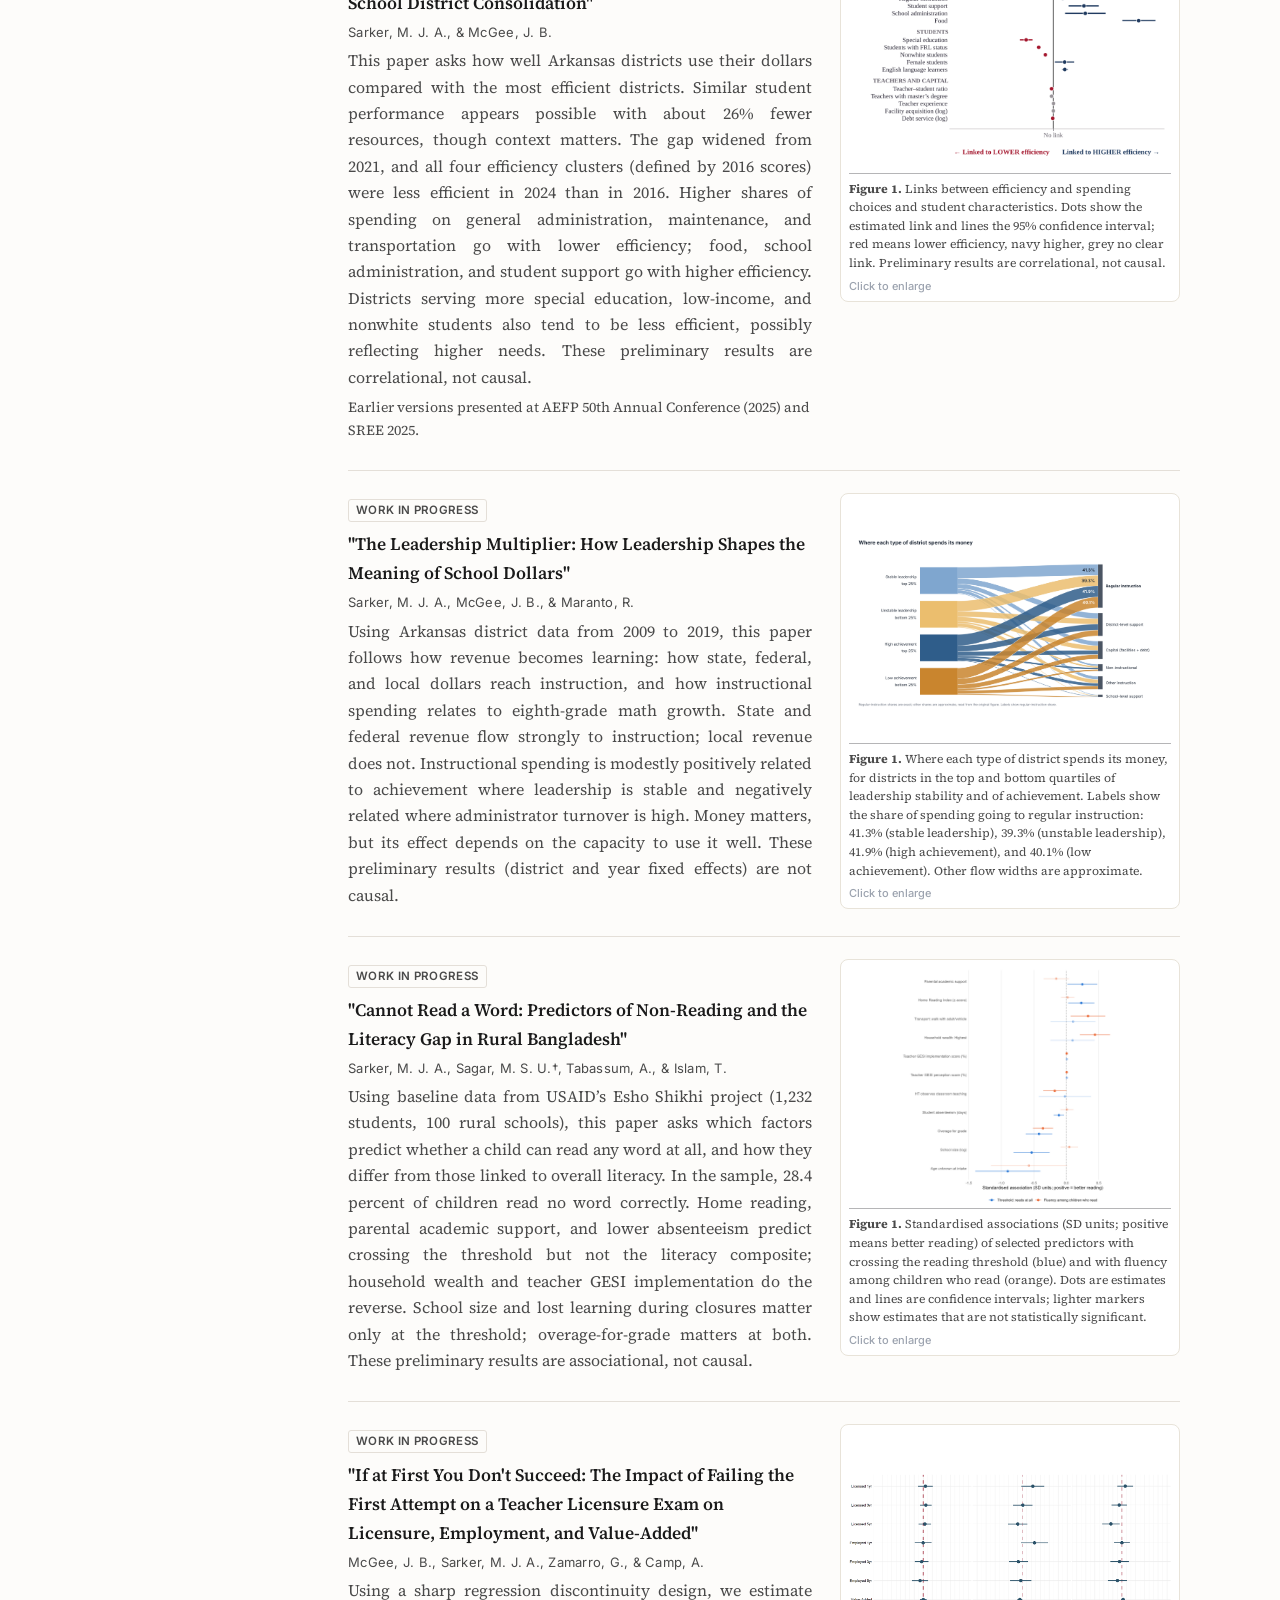
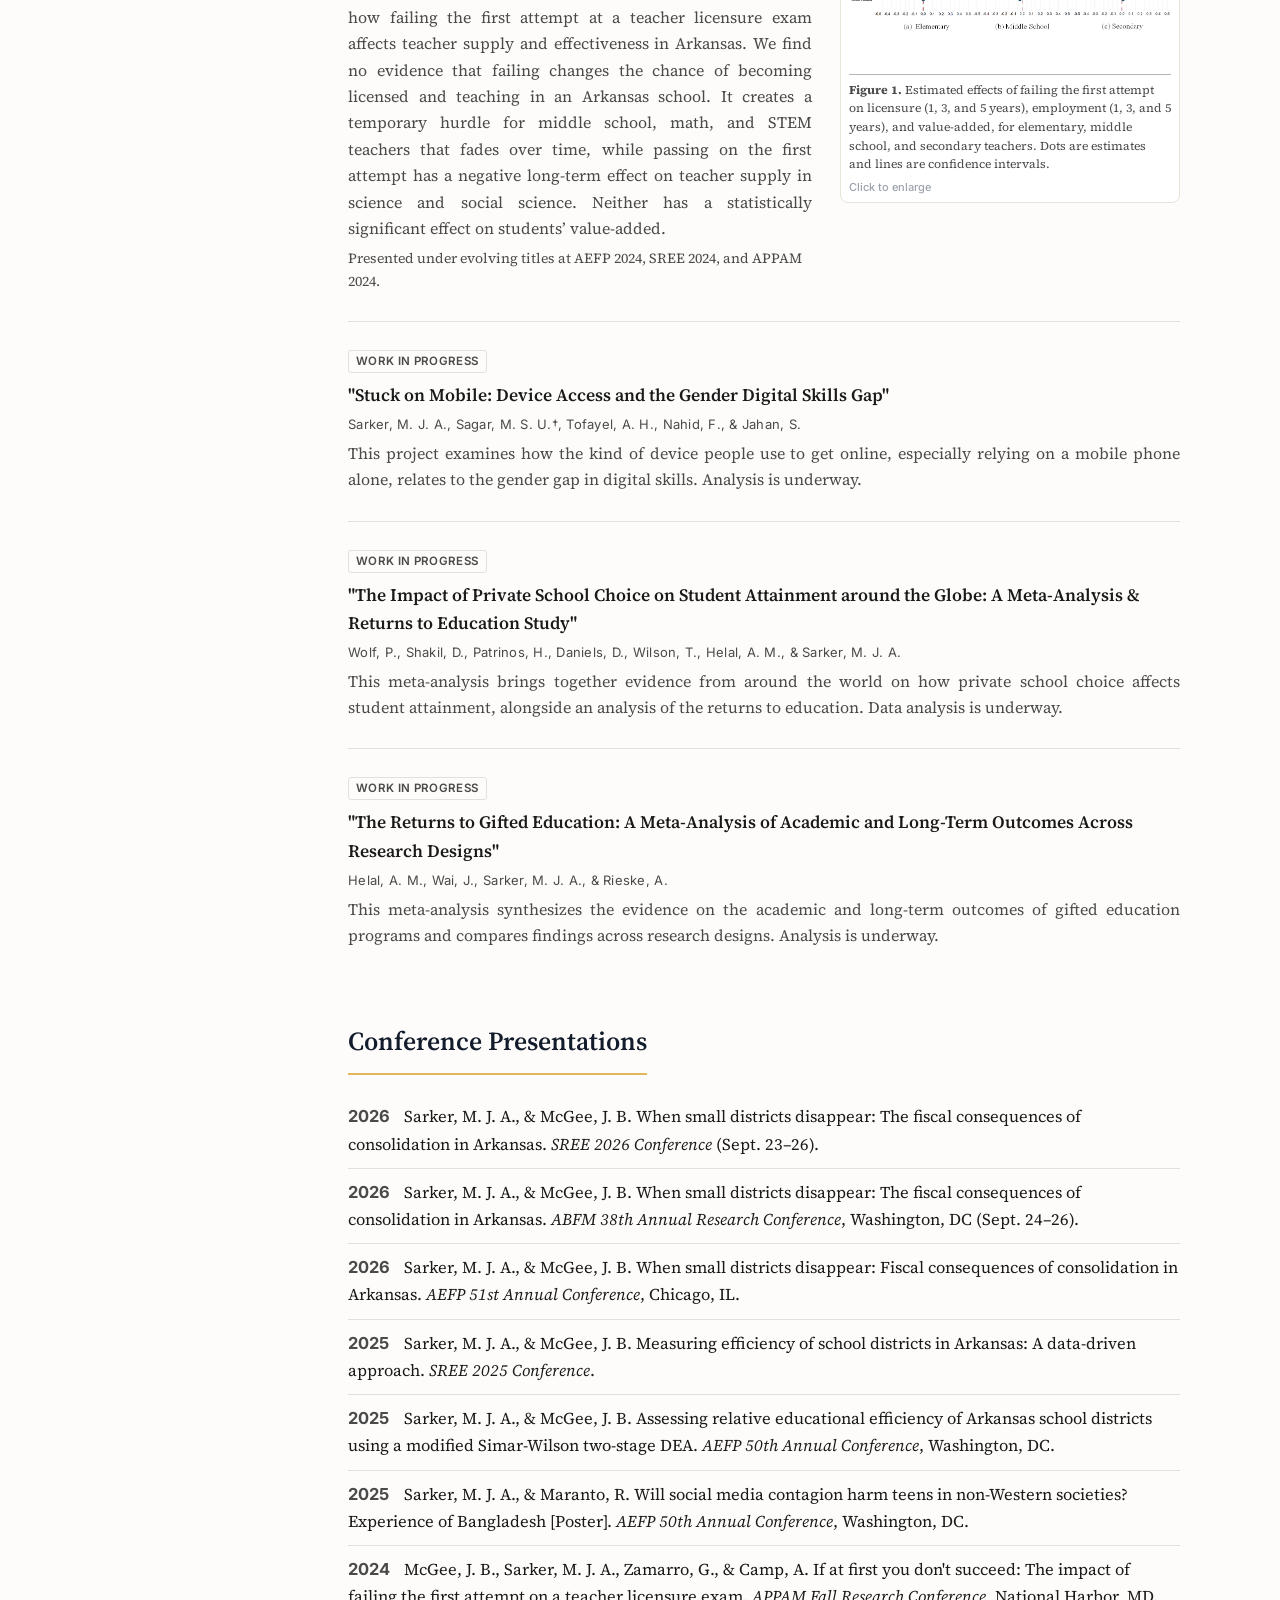
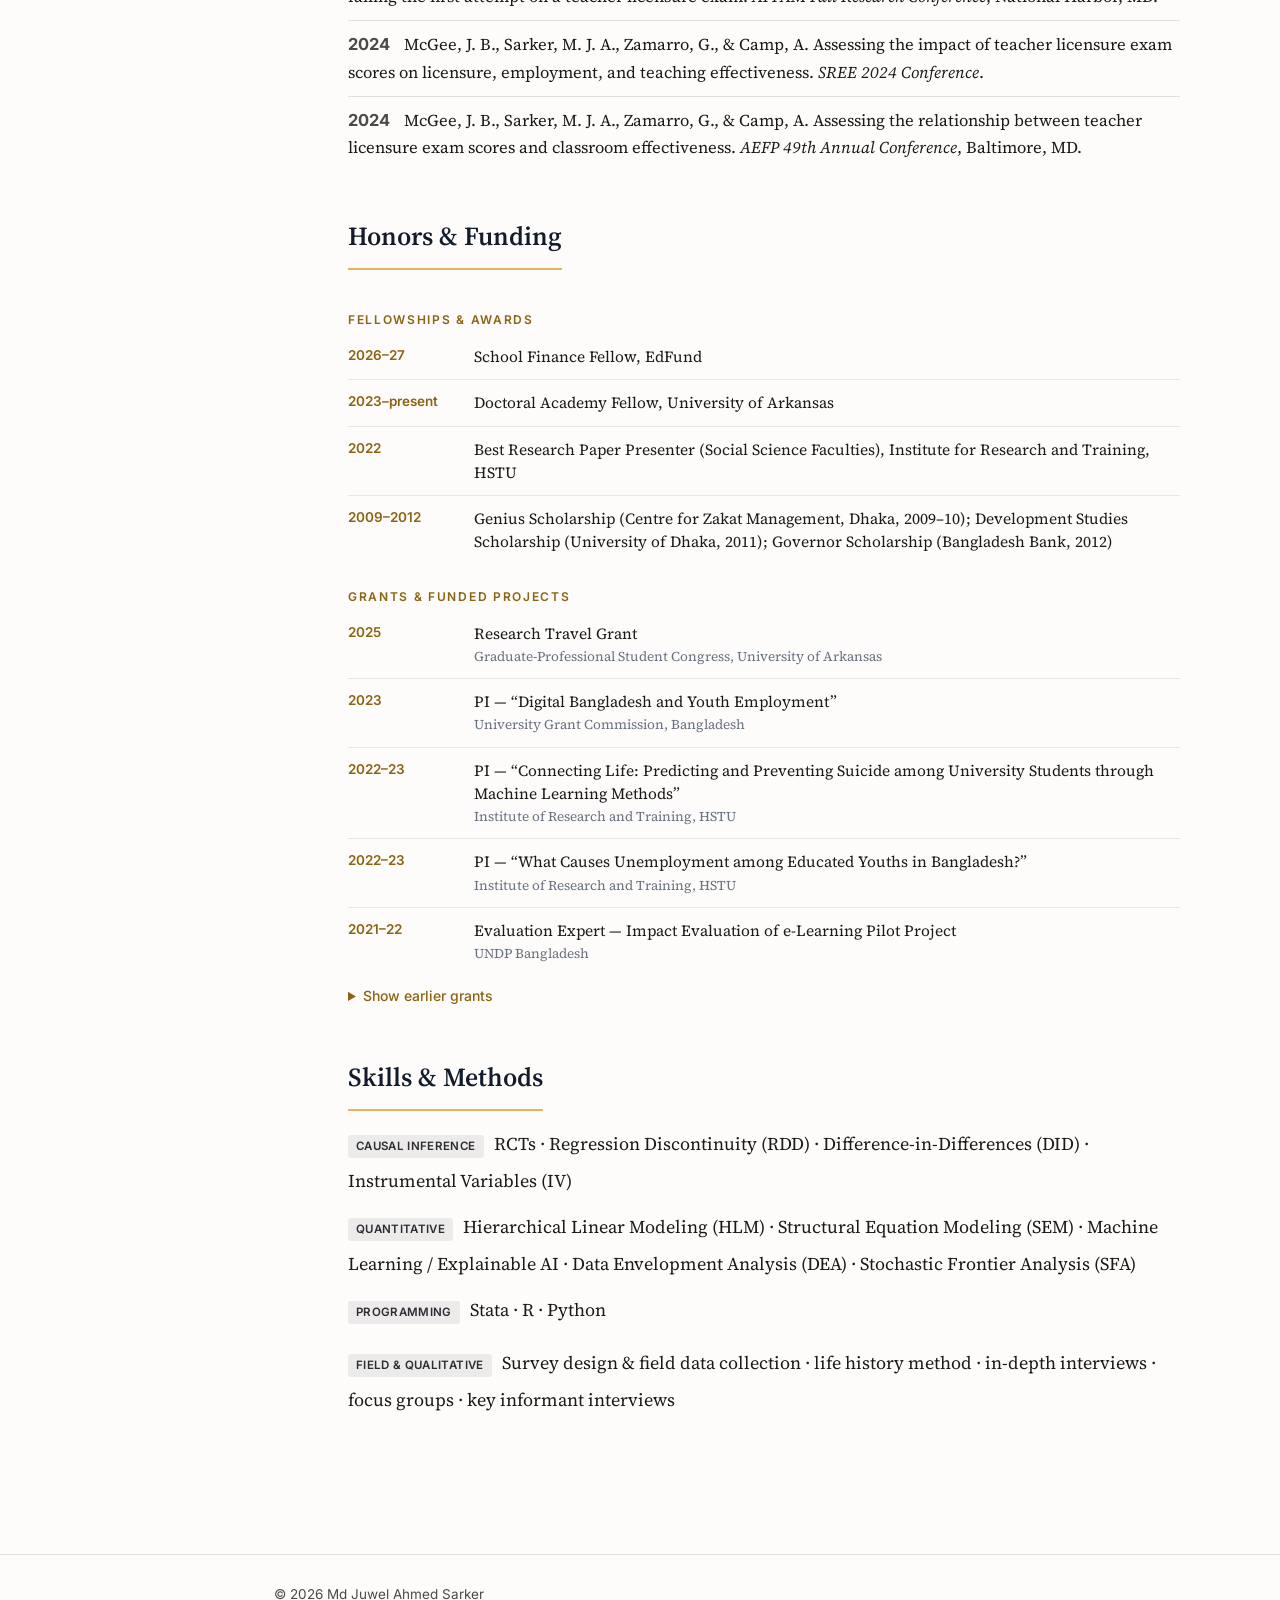
<file: research.html>
<!DOCTYPE html>
<html lang="en">
<head>
<meta charset="UTF-8">
<meta name="viewport" content="width=device-width, initial-scale=1.0">
<title>Research — Md Juwel Ahmed Sarker</title>
<meta name="description" content="Research by Md Juwel Ahmed Sarker: job market paper, publications, work in progress, and conference presentations in education policy and school finance.">
<link rel="icon" href="assets/images/favicon.svg" type="image/svg+xml">
<link rel="preconnect" href="https://fonts.googleapis.com">
<link rel="preconnect" href="https://fonts.gstatic.com" crossorigin>
<link href="https://fonts.googleapis.com/css2?family=Source+Serif+4:ital,wght@0,400;0,600;1,400&family=Inter:wght@400;500;600;700&display=swap" rel="stylesheet">
<link rel="stylesheet" href="style.css?v=20261071">
</head>
<body>

<header class="site-header">
  <div class="header-inner">
    <a class="site-name" href="index.html">Md Juwel Ahmed Sarker</a>
    <nav class="site-nav">
      <ul>
        <li><a href="index.html">Home</a></li>
        <li><a href="about.html">About</a></li>
        <li><a href="research.html" aria-current="page">Research</a></li>
        <li><a href="teaching.html">Teaching</a></li>
        <li><a href="service.html">Service</a></li>
        <li><a href="cv.html">CV</a></li>
        <li><a href="contact.html">Contact</a></li>
      </ul>
    </nav>
  </div>
</header>

<section class="rs-hero" id="jmp">
  <div class="rs-hero-in">
    <div class="rs-kick">Job market paper</div>
    <h1>When Small Districts Disappear: The Fiscal Effects of Arkansas&rsquo;s Act 60 Consolidation Mandate</h1>
    <p class="rs-by">with Josh B. McGee &middot; EDRE Working Paper, University of Arkansas <span title="Add the working paper number once assigned">[No. TBD]</span> &middot; Presented at AEFP, SREE, and ABFM 2026</p>
    <div class="rs-hero-grid">
      <div class="rs-hero-text">
        <p>Act 60 required Arkansas districts with fewer than 350 students to merge. Comparing 59 merged districts with 179 that never merged, I find no statistically significant change in total spending per pupil.</p>
        <p>Beneath that, spending moved between categories: general administration fell by about $105 per pupil, while instructional staff support, transportation, and pupil services rose. Administrative savings were offset by higher transportation and staff costs.</p>
        <details class="rs-more">
          <summary>Read the full summary</summary>
          <div class="rs-more-body">
            <p class="entry-detail"><strong>Background.</strong> After the 2002 <em>Lake View</em> ruling declared Arkansas school funding inadequate and inequitable, Act 60 required districts with fewer than 350 students to merge by 2005, on the promise that larger districts would save money on administration. Through 2020, 85 districts merged away and 105 school campuses closed, mostly local high schools. The consolidated districts were mostly small, rural, and poor.</p>
            <p class="entry-detail"><strong>Design.</strong> I ask whether overall spending fell, where the money moved, and whether the fiscal effects lasted. Using a 21-year panel (2000&ndash;2020) of inflation-adjusted per-pupil expenditures, I compare 59 treated districts with 179 similar districts that never merged, using Gardner&rsquo;s (2022) two-stage difference-in-differences estimator.</p>
            <p class="entry-detail"><strong>Findings.</strong> Consolidation produced no statistically significant change in total (&minus;$20), current (+$19), or capital (&minus;$56) spending per pupil. Beneath that, spending moved between categories. General administration fell by about $105 and instruction by about $92 (marginally significant), while instructional staff support rose by about $109, transportation by $56, and pupil services by $37. Administrative savings were offset by higher transportation and staff costs. Event-study estimates trace these effects over the 16 years after a merger. The administration and instruction estimates show marginal joint pre-trends, so causal claims for those categories require caution.</p>
            <p class="rs-small">Paper draft on request &mdash; <a href="mailto:sarker@uark.edu">sarker@uark.edu</a></p>
          </div>
        </details>
        <p class="rs-press">My research in the news: <a href="https://hechingerreport.org/proof-points-district-consolidation/">The Hechinger Report</a> (Oct 2026)</p>
      </div>
      <div class="rs-hero-figs">
      <figure>
        <a href="assets/images/research/jmp-fig-admin-instruction.png"><img src="assets/images/research/jmp-fig-admin-instruction.png" alt="Event-study estimates of general administration and instruction spending per pupil, years 0 to 16 after a merger" loading="lazy"></a>
        <figcaption><strong>Figure 1.</strong> Administration spending fell steadily after a merger (about &minus;$100 by year 16), while instruction was noisier (about &minus;$197 by year 16). Dots are point estimates; bars are confidence intervals.</figcaption>
      </figure>
      <figure>
        <a href="assets/images/research/jmp-fig-staff-transport-pupil.png"><img src="assets/images/research/jmp-fig-staff-transport-pupil.png" alt="Event-study estimates of instructional staff, transportation, and pupil services spending per pupil, years 0 to 16 after a merger" loading="lazy"></a>
        <figcaption><strong>Figure 2.</strong> Transportation spending increased (about +$63 by year 16), while instructional staff (about +$106) and pupil services (about +$33) rose and then faded.</figcaption>
      </figure>
    </div>
    </div>
  </div>
</section>

<main class="rs-layout">

  <aside class="rs-side" aria-label="On this page">
    <div class="rs-side-label">On this page</div>
    <nav class="rs-idx">
      <a href="#jmp" class="on">Job market paper</a>
      <a href="#publications">Publications<small>5</small></a>
      <a href="#under-review">Under review<small>1</small></a>
      <a href="#in-progress">Work in progress<small>7</small></a>
      <a href="#presentations">Presentations<small>9</small></a>
      <a href="#honors">Honors &amp; funding</a>
      <a href="#skills">Skills &amp; methods</a>
    </nav>
  </aside>

  <div class="rs-content">

  <section>
    <h2 id="publications">Publications</h2>

    <p class="small muted" style="margin:0 0 14px;">&dagger; Student mentee</p>
    <h3 style="margin-top:0;">Peer-Reviewed Journal Articles</h3>
    <div class="entry">
      <div class="entry-meta">2026 &middot; <em>Discover Psychology</em>, 6(1), 93</div>
      <p class="entry-title">Sarker, M. J. A., Maranto, R., Haque, A.&dagger;, &amp; Sagar, M. S. U.&dagger; (2026). Social media impacts on Bangladeshi college students.</p>
      <p class="entry-detail">Using survey data from 683 undergraduate students at a university in northern Bangladesh, this study uses logistic regression and structural equation modeling to examine how social media use relates to depression, anxiety, and stress (measured with the DASS-21). Time on social media was not directly related to any of the three outcomes. It was linked to them indirectly, through study hours, romantic and friendship crises, and career anxiety.</p>
      <p class="small muted"><a href="https://link.springer.com/article/10.1007/s44202-026-00609-7">Read the paper &rarr;</a> &middot; Covered by <a href="https://news.uark.edu/articles/82883/education-reform-student-and-professor-find-that-social-media-also-affects-students-in-developing-countries">University of Arkansas News</a></p>
    </div>
    <div class="entry">
      <div class="entry-meta">2025 &middot; <em>PLOS ONE</em>, 20(3), e0317567</div>
      <p class="entry-title">Sarker, M. J. A., Hasan, M., Kabir, A.&dagger;, &amp; Haque, A.&dagger; (2025). Leveraging artificial intelligence to assess the impact of COVID-19 on the teacher-student relationship in higher education.</p>
      <p class="entry-detail">Using a survey of 401 students at public and private universities in Bangladesh, who recalled three periods (before, during, and after COVID-19), this study applies K-Modes clustering and Non-negative Matrix Factorization, along with a new Absolute Rate of Fluctuation measure, to track changes in the teacher-student relationship. The relationship deteriorated during the pandemic, most in class conduct, exam-taking, and assessment, and less in personal interaction, student support, and collaborative research.</p>
      <p class="small muted"><a href="https://doi.org/10.1371/journal.pone.0317567">Read the paper &rarr;</a></p>
    </div>
    <div class="entry">
      <div class="entry-meta">2022 &middot; <em>Frontiers in Psychiatry</em>, 13, 938230</div>
      <p class="entry-title">Hossain, M. T., Islam, M. A., Jahan, N., Nahar, M. T., Sarker, M. J. A., Rahman, M. M., et al. (2022). Mental health status of teachers during the second wave of the COVID-19 pandemic: A web-based study in Bangladesh.</p>
      <p class="entry-detail">This web-based survey of 381 school, college, and university teachers in Bangladesh, conducted during the second COVID-19 wave in August 2021, measured depression, anxiety, and stress with the DASS-21. Prevalence was 35.4% for depression, 43.7% for anxiety, and 6.6% for stress. Residence, institution type, self-reported health, social and electronic media use, and fear of COVID-19 were significantly associated with mental health in regression models.</p>
      <p class="small muted"><a href="https://doi.org/10.3389/fpsyt.2022.938230">Read the paper &rarr;</a></p>
    </div>
    <div class="entry">
      <div class="entry-meta">2022 &middot; <em>Frontiers in Public Health</em>, 10, 1046813</div>
      <p class="entry-title">Hossain, M. T., Ahammed, B., Jahan, N., Islam, M. A., Rahman, M. M., Khan, B., Sarker, M. J. A., et al. (2022). Prevalence and predictors of pornography exposure during the third wave of the COVID-19 pandemic: A web-based cross-sectional study on students in Bangladesh.</p>
      <p class="entry-detail">This web-based survey of 646 school, college, and university students across all eight divisions of Bangladesh (June&ndash;July 2022) estimates how common pornography exposure was and what predicts it, using chi-square tests and multiple logistic regression. Overall, 75.9% reported exposure in the past two months. Exposure was more likely among older students and those married or in a relationship, and less likely among those who lived alone, held anti-pornography attitudes, or reported higher religiosity.</p>
      <p class="small muted"><a href="https://doi.org/10.3389/fpubh.2022.1046813">Read the paper &rarr;</a></p>
    </div>

    <h3>Book Chapters</h3>
    <div class="entry">
      <div class="entry-meta">2020 &middot; In Titumir, R. A. M., Georgeou, N., &amp; Chowdhury, A. (Eds.), <em>COVID-19 and Bangladesh: Response, Rights and Resilience</em> (pp. 75&ndash;81), University Publication Limited</div>
      <p class="entry-title">Sarker, M. J. A. (2020). The readymade garment sector: Vulnerabilities and resilience.</p>
      <p class="small muted"><a href="https://uplbooks.com/shop/9789845062961-covid-19-and-bangladesh-response-rights-and-resilience-8404">View the book &rarr;</a></p>
      <div class="entry-gallery covers">
        <figure>
          <img src="assets/images/research/covid-bangladesh-book-cover.jpg" alt="Cover of COVID-19 and Bangladesh: Response, Rights and Resilience, edited by Rashed Al Mahmud Titumir, Nichole Georgeou, and Anis Chowdhury">
          <figcaption>Sarker (2020), pp. 75&ndash;81</figcaption>
        </figure>
      </div>
    </div>

    <h3 id="under-review">Under Review</h3>
    <div class="rs-row"><div class="rs-row-main">    <div class="entry">
      <div class="entry-meta">Under review &middot; <em>Telematics and Informatics Report</em></div>
      <p class="entry-title">Sarker, M. J. A., Hasan, M., Kabir, A.&dagger;, Haque, A.&dagger;, &amp; Hamja, A. A data-driven analysis of the education-employment linkage with explainable artificial intelligence.</p>
      <p class="entry-detail">Using survey data from students and professionals across multiple Bangladeshi universities, this study applies machine learning to predict employment and Explainable AI tools (SHAP, Shapash, and LIME) to identify which factors matter most. Boosting classifiers performed best, with accuracy, F1, Kappa, and MCC scores between 94% and 96%. Perceived academic skills, non-academic factors such as soft skills, traditional cultural mindsets, self-confidence, and techno-linguistic competence emerged as the most influential predictors. These are model-based associations, not causal effects.</p>
    </div></div><div class="rs-row-fig"><div class="jmp-figures">
      <figure style="max-width:760px">
        <a href="assets/images/research/telematics-shap.png"><img src="assets/images/research/telematics-shap.png" alt="SHAP summary plot of feature effects on the model's employment predictions" loading="lazy"></a>
        <figcaption><strong>Figure 1.</strong> SHAP summary plot. Each dot is one respondent; its horizontal position shows how much the feature pushes the model&rsquo;s employment prediction up or down, and its color shows the feature value (blue low, red high). Features are ordered by overall importance, with perceived academic skills first. Model-based associations, not causal effects.</figcaption>
      </figure>
    </div></div></div>
  </section>

  <section>
    <h2 id="in-progress">Work in Progress</h2>
    <div class="rs-row"><div class="rs-row-main">

        <div class="research-card">
      <div class="research-body">
        <span class="tag-outline">Work in Progress</span>
        <p class="entry-title">"Merging for Efficiency? Causal Evidence from Arkansas School District Consolidation"</p>
        <div class="entry-meta">Sarker, M. J. A., &amp; McGee, J. B.</div>
        <p class="entry-detail">This paper asks how well Arkansas districts use their dollars compared with the most efficient districts. Similar student performance appears possible with about 26% fewer resources, though context matters. The gap widened from 2021, and all four efficiency clusters (defined by 2016 scores) were less efficient in 2024 than in 2016. Higher shares of spending on general administration, maintenance, and transportation go with lower efficiency; food, school administration, and student support go with higher efficiency. Districts serving more special education, low-income, and nonwhite students also tend to be less efficient, possibly reflecting higher needs. These preliminary results are correlational, not causal.</p>
        <p class="entry-detail small muted">Earlier versions presented at AEFP 50th Annual Conference (2025) and SREE 2025.</p>
      </div>
    </div></div><div class="rs-row-fig"><div class="jmp-figures">
      <figure>
        <a href="assets/images/research/efficiency-correlates.png"><img src="assets/images/research/efficiency-correlates.png" alt="Estimated links between district efficiency and spending shares, student characteristics, and teacher and capital measures" loading="lazy"></a>
        <figcaption><strong>Figure 1.</strong> Links between efficiency and spending choices and student characteristics. Dots show the estimated link and lines the 95% confidence interval; red means lower efficiency, navy higher, grey no clear link. Preliminary results are correlational, not causal.</figcaption>
      </figure>
    </div></div></div>
    <div class="rs-row"><div class="rs-row-main">

    <div class="research-card">
      <div class="research-body">
        <span class="tag-outline">Work in Progress</span>
        <p class="entry-title">"The Leadership Multiplier: How Leadership Shapes the Meaning of School Dollars"</p>
        <div class="entry-meta">Sarker, M. J. A., McGee, J. B., &amp; Maranto, R.</div>
        <p class="entry-detail">Using Arkansas district data from 2009 to 2019, this paper follows how revenue becomes learning: how state, federal, and local dollars reach instruction, and how instructional spending relates to eighth-grade math growth. State and federal revenue flow strongly to instruction; local revenue does not. Instructional spending is modestly positively related to achievement where leadership is stable and negatively related where administrator turnover is high. Money matters, but its effect depends on the capacity to use it well. These preliminary results (district and year fixed effects) are not causal.</p>
      </div>
    </div></div><div class="rs-row-fig"><div class="jmp-figures">
      <figure>
        <a href="assets/images/research/leadership-sankey.png"><img src="assets/images/research/leadership-sankey.png" alt="Sankey diagram of how stable-leadership, unstable-leadership, high-achievement, and low-achievement districts divide spending across categories" loading="lazy"></a>
        <figcaption><strong>Figure 1.</strong> Where each type of district spends its money, for districts in the top and bottom quartiles of leadership stability and of achievement. Labels show the share of spending going to regular instruction: 41.3% (stable leadership), 39.3% (unstable leadership), 41.9% (high achievement), and 40.1% (low achievement). Other flow widths are approximate.</figcaption>
      </figure>
    </div></div></div>
    <div class="rs-row"><div class="rs-row-main">

    <div class="research-card">
      <div class="research-body">
        <span class="tag-outline">Work in Progress</span>
        <p class="entry-title">"Cannot Read a Word: Predictors of Non-Reading and the Literacy Gap in Rural Bangladesh"</p>
        <div class="entry-meta">Sarker, M. J. A., Sagar, M. S. U.&dagger;, Tabassum, A., &amp; Islam, T.</div>
        <p class="entry-detail">Using baseline data from USAID&rsquo;s Esho Shikhi project (1,232 students, 100 rural schools), this paper asks which factors predict whether a child can read any word at all, and how they differ from those linked to overall literacy. In the sample, 28.4 percent of children read no word correctly. Home reading, parental academic support, and lower absenteeism predict crossing the threshold but not the literacy composite; household wealth and teacher GESI implementation do the reverse. School size and lost learning during closures matter only at the threshold; overage-for-grade matters at both. These preliminary results are associational, not causal.</p>
      </div>
    </div></div><div class="rs-row-fig"><div class="jmp-figures">
      <figure style="max-width:760px">
        <a href="assets/images/research/literacy-gap.png"><img src="assets/images/research/literacy-gap.png" alt="Standardised associations of selected predictors with crossing the reading threshold and with fluency among children who read" loading="lazy"></a>
        <figcaption><strong>Figure 1.</strong> Standardised associations (SD units; positive means better reading) of selected predictors with crossing the reading threshold (blue) and with fluency among children who read (orange). Dots are estimates and lines are confidence intervals; lighter markers show estimates that are not statistically significant.</figcaption>
      </figure>
    </div></div></div>
    <div class="rs-row"><div class="rs-row-main">

    <div class="research-card">
      <div class="research-body">
        <span class="tag-outline">Work in Progress</span>
        <p class="entry-title">"If at First You Don't Succeed: The Impact of Failing the First Attempt on a Teacher Licensure Exam on Licensure, Employment, and Value-Added"</p>
        <div class="entry-meta">McGee, J. B., Sarker, M. J. A., Zamarro, G., &amp; Camp, A.</div>
        <p class="entry-detail">Using a sharp regression discontinuity design, we estimate how failing the first attempt at a teacher licensure exam affects teacher supply and effectiveness in Arkansas. We find no evidence that failing changes the chance of becoming licensed and teaching in an Arkansas school. It creates a temporary hurdle for middle school, math, and STEM teachers that fades over time, while passing on the first attempt has a negative long-term effect on teacher supply in science and social science. Neither has a statistically significant effect on students&rsquo; value-added.</p>
        <p class="entry-detail small muted">Presented under evolving titles at AEFP 2024, SREE 2024, and APPAM 2024.</p>
      </div>
    </div></div><div class="rs-row-fig"><div class="jmp-figures">
      <figure>
        <a href="assets/images/research/licensure-exam.png"><img src="assets/images/research/licensure-exam.png" alt="Estimated effects of failing the first licensure exam attempt on licensure, employment, and value-added, for elementary, middle school, and secondary teachers" loading="lazy"></a>
        <figcaption><strong>Figure 1.</strong> Estimated effects of failing the first attempt on licensure (1, 3, and 5 years), employment (1, 3, and 5 years), and value-added, for elementary, middle school, and secondary teachers. Dots are estimates and lines are confidence intervals.</figcaption>
      </figure>
    </div></div></div>

    <div class="research-card">
      <div class="research-body">
        <span class="tag-outline">Work in Progress</span>
        <p class="entry-title">"Stuck on Mobile: Device Access and the Gender Digital Skills Gap"</p>
        <div class="entry-meta">Sarker, M. J. A., Sagar, M. S. U.&dagger;, Tofayel, A. H., Nahid, F., &amp; Jahan, S.</div>
        <p class="entry-detail">This project examines how the kind of device people use to get online, especially relying on a mobile phone alone, relates to the gender gap in digital skills. Analysis is underway.</p>
      </div>
    </div>

    <div class="research-card">
      <div class="research-body">
        <span class="tag-outline">Work in Progress</span>
        <p class="entry-title">"The Impact of Private School Choice on Student Attainment around the Globe: A Meta-Analysis &amp; Returns to Education Study"</p>
        <div class="entry-meta">Wolf, P., Shakil, D., Patrinos, H., Daniels, D., Wilson, T., Helal, A. M., &amp; Sarker, M. J. A.</div>
        <p class="entry-detail">This meta-analysis brings together evidence from around the world on how private school choice affects student attainment, alongside an analysis of the returns to education. Data analysis is underway.</p>
      </div>
    </div>

    <div class="research-card">
      <div class="research-body">
        <span class="tag-outline">Work in Progress</span>
        <p class="entry-title">"The Returns to Gifted Education: A Meta-Analysis of Academic and Long-Term Outcomes Across Research Designs"</p>
        <div class="entry-meta">Helal, A. M., Wai, J., Sarker, M. J. A., &amp; Rieske, A.</div>
        <p class="entry-detail">This meta-analysis synthesizes the evidence on the academic and long-term outcomes of gifted education programs and compares findings across research designs. Analysis is underway.</p>
      </div>
    </div>
  </section>

  <section>
    <h2 id="presentations">Conference Presentations</h2>
    <ul class="plain-list">
      <li><span class="year-col">2026</span> Sarker, M. J. A., &amp; McGee, J. B. When small districts disappear: The fiscal consequences of consolidation in Arkansas. <em>SREE 2026 Conference</em> (Sept. 23&ndash;26).</li>
      <li><span class="year-col">2026</span> Sarker, M. J. A., &amp; McGee, J. B. When small districts disappear: The fiscal consequences of consolidation in Arkansas. <em>ABFM 38th Annual Research Conference</em>, Washington, DC (Sept. 24&ndash;26).</li>
      <li><span class="year-col">2026</span> Sarker, M. J. A., &amp; McGee, J. B. When small districts disappear: Fiscal consequences of consolidation in Arkansas. <em>AEFP 51st Annual Conference</em>, Chicago, IL.</li>
      <li><span class="year-col">2025</span> Sarker, M. J. A., &amp; McGee, J. B. Measuring efficiency of school districts in Arkansas: A data-driven approach. <em>SREE 2025 Conference</em>.</li>
      <li><span class="year-col">2025</span> Sarker, M. J. A., &amp; McGee, J. B. Assessing relative educational efficiency of Arkansas school districts using a modified Simar-Wilson two-stage DEA. <em>AEFP 50th Annual Conference</em>, Washington, DC.</li>
      <li><span class="year-col">2025</span> Sarker, M. J. A., &amp; Maranto, R. Will social media contagion harm teens in non-Western societies? Experience of Bangladesh [Poster]. <em>AEFP 50th Annual Conference</em>, Washington, DC.</li>
      <li><span class="year-col">2024</span> McGee, J. B., Sarker, M. J. A., Zamarro, G., &amp; Camp, A. If at first you don't succeed: The impact of failing the first attempt on a teacher licensure exam. <em>APPAM Fall Research Conference</em>, National Harbor, MD.</li>
      <li><span class="year-col">2024</span> McGee, J. B., Sarker, M. J. A., Zamarro, G., &amp; Camp, A. Assessing the impact of teacher licensure exam scores on licensure, employment, and teaching effectiveness. <em>SREE 2024 Conference</em>.</li>
      <li><span class="year-col">2024</span> McGee, J. B., Sarker, M. J. A., Zamarro, G., &amp; Camp, A. Assessing the relationship between teacher licensure exam scores and classroom effectiveness. <em>AEFP 49th Annual Conference</em>, Baltimore, MD.</li>
    </ul>
  </section>

  <section>
    <h2 id="honors">Honors &amp; Funding</h2>
    <h3 class="hf-h">Fellowships &amp; Awards</h3>
    <ul class="hf-list"><li><span class="hf-y">2026&ndash;27</span><span class="hf-t">School Finance Fellow, EdFund</span></li><li><span class="hf-y">2023&ndash;present</span><span class="hf-t">Doctoral Academy Fellow, University of Arkansas</span></li><li><span class="hf-y">2022</span><span class="hf-t">Best Research Paper Presenter (Social Science Faculties), Institute for Research and Training, HSTU</span></li><li><span class="hf-y">2009&ndash;2012</span><span class="hf-t">Genius Scholarship (Centre for Zakat Management, Dhaka, 2009&ndash;10); Development Studies Scholarship (University of Dhaka, 2011); Governor Scholarship (Bangladesh Bank, 2012)</span></li></ul>
    <h3 class="hf-h">Grants &amp; Funded Projects</h3>
    <ul class="hf-list"><li><span class="hf-y">2025</span><span class="hf-t">Research Travel Grant<small>Graduate-Professional Student Congress, University of Arkansas</small></span></li><li><span class="hf-y">2023</span><span class="hf-t">PI &mdash; &ldquo;Digital Bangladesh and Youth Employment&rdquo;<small>University Grant Commission, Bangladesh</small></span></li><li><span class="hf-y">2022&ndash;23</span><span class="hf-t">PI &mdash; &ldquo;Connecting Life: Predicting and Preventing Suicide among University Students through Machine Learning Methods&rdquo;<small>Institute of Research and Training, HSTU</small></span></li><li><span class="hf-y">2022&ndash;23</span><span class="hf-t">PI &mdash; &ldquo;What Causes Unemployment among Educated Youths in Bangladesh?&rdquo;<small>Institute of Research and Training, HSTU</small></span></li><li><span class="hf-y">2021&ndash;22</span><span class="hf-t">Evaluation Expert &mdash; Impact Evaluation of e-Learning Pilot Project<small>UNDP Bangladesh</small></span></li></ul>
    <details class="hf-more"><summary>Show earlier grants</summary><ul class="hf-list"><li><span class="hf-y">2021</span><span class="hf-t">PI &mdash; &ldquo;Linking Education to Employment in Bangladesh&rdquo;<small>Social Science Research Council, Bangladesh</small></span></li><li><span class="hf-y">2020&ndash;21</span><span class="hf-t">PI &mdash; &ldquo;Operational Efficiency of and Financial Inclusion in the Microfinance Sector in Bangladesh&rdquo;<small>IRT, HSTU</small></span></li><li><span class="hf-y">2019&ndash;20</span><span class="hf-t">PI &mdash; &ldquo;Perception and Practice of Freedom and Independence among Working Women in Bangladesh&rdquo;<small>IRT, HSTU</small></span></li></ul></details>
  </section>

  <section>
    <h2 id="skills">Skills &amp; Methods</h2>
    <p><span class="tag">Causal Inference</span> RCTs &middot; Regression Discontinuity (RDD) &middot; Difference-in-Differences (DID) &middot; Instrumental Variables (IV)</p>
    <p><span class="tag">Quantitative</span> Hierarchical Linear Modeling (HLM) &middot; Structural Equation Modeling (SEM) &middot; Machine Learning / Explainable AI &middot; Data Envelopment Analysis (DEA) &middot; Stochastic Frontier Analysis (SFA)</p>
    <p><span class="tag">Programming</span> Stata &middot; R &middot; Python</p>
    <p><span class="tag">Field &amp; Qualitative</span> Survey design &amp; field data collection &middot; life history method &middot; in-depth interviews &middot; focus groups &middot; key informant interviews</p>
  </section>

  </div>
</main>

<footer class="site-footer">
  <div class="wrap">
    <p>&copy; <span id="year">2026</span> Md Juwel Ahmed Sarker</p>
  </div>
</footer>

<script>document.getElementById('year').textContent = new Date().getFullYear();</script>
<script>
(function(){try{var links=[].slice.call(document.querySelectorAll('.rs-idx a'));var ids=links.map(function(a){return a.getAttribute('href').slice(1)});var els=ids.map(function(i){return document.getElementById(i)});
function spy(){var y=window.scrollY+140,cur=0;els.forEach(function(e,i){if(e&&e.getBoundingClientRect().top+window.scrollY<=y)cur=i});links.forEach(function(a,i){a.classList.toggle('on',i===cur)})}
window.addEventListener('scroll',spy,{passive:true});spy()}catch(e){}})();
</script>
</body>
</html>
</file>
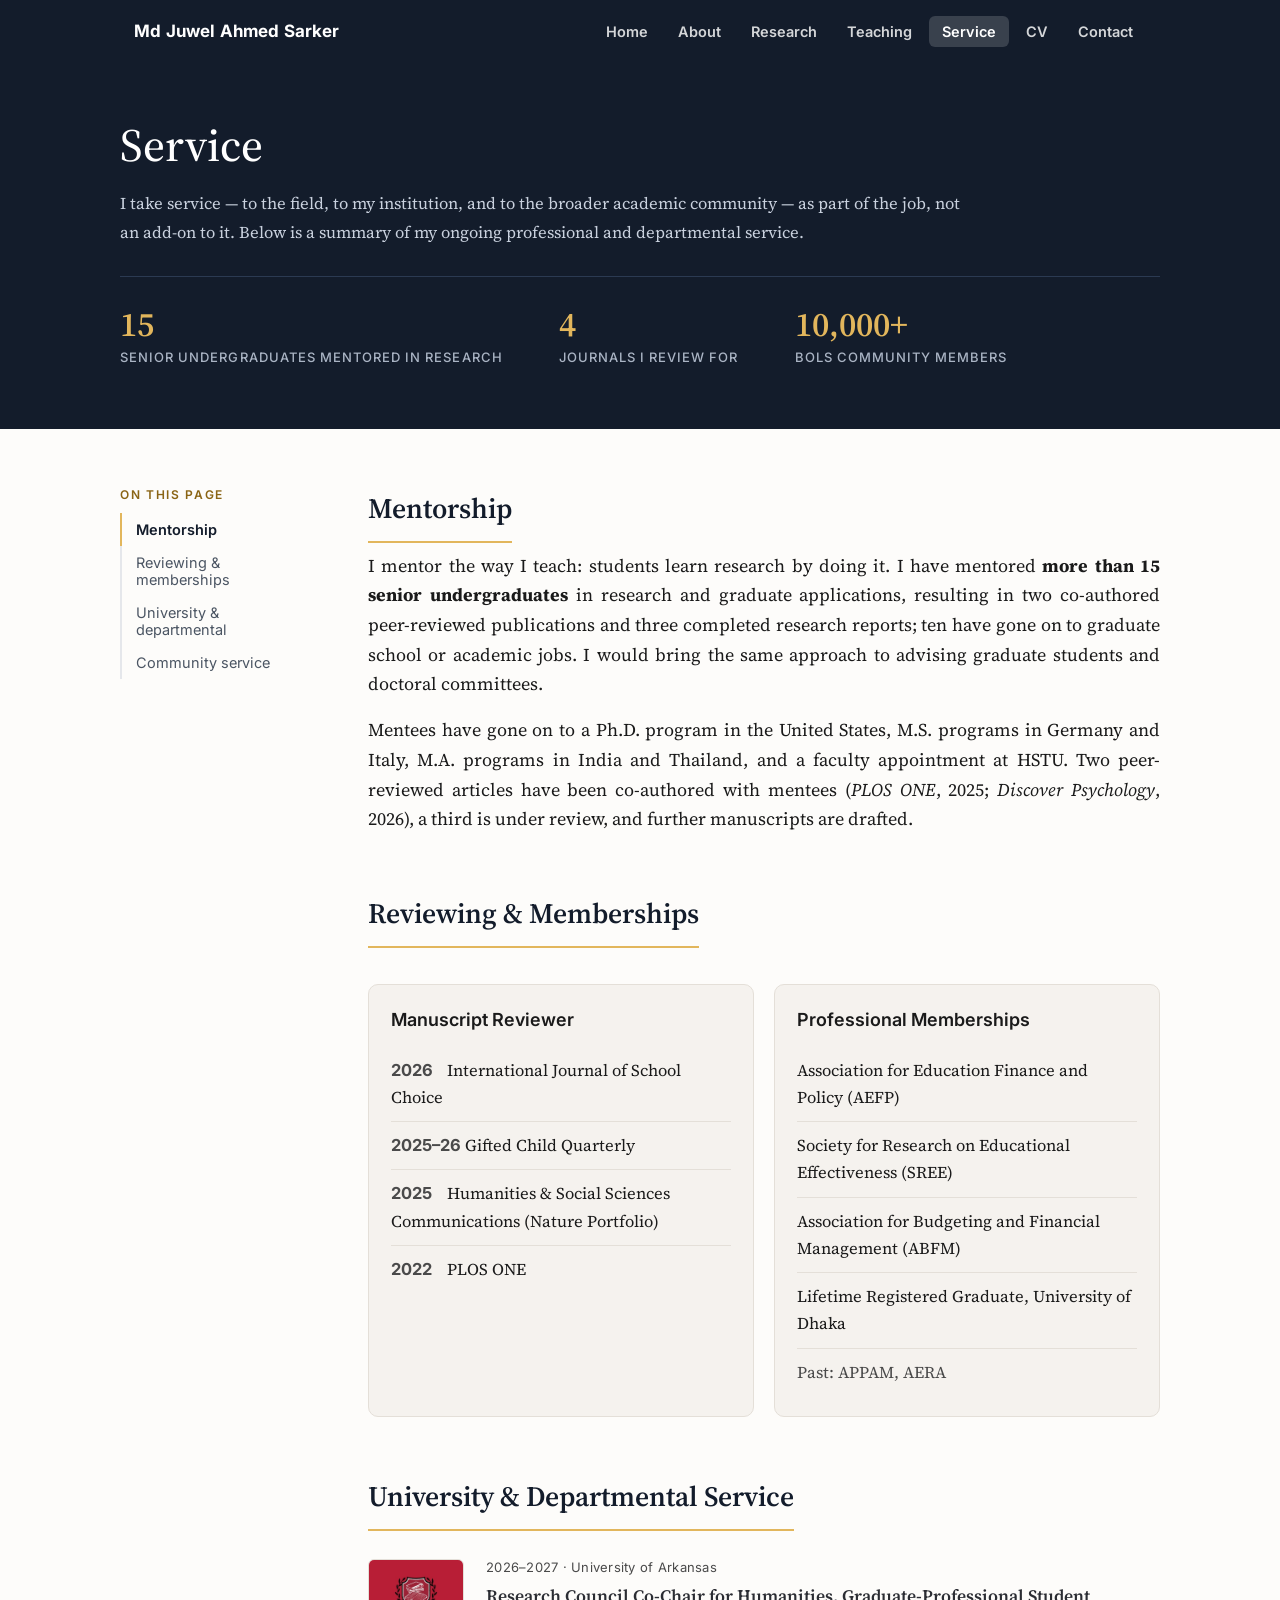
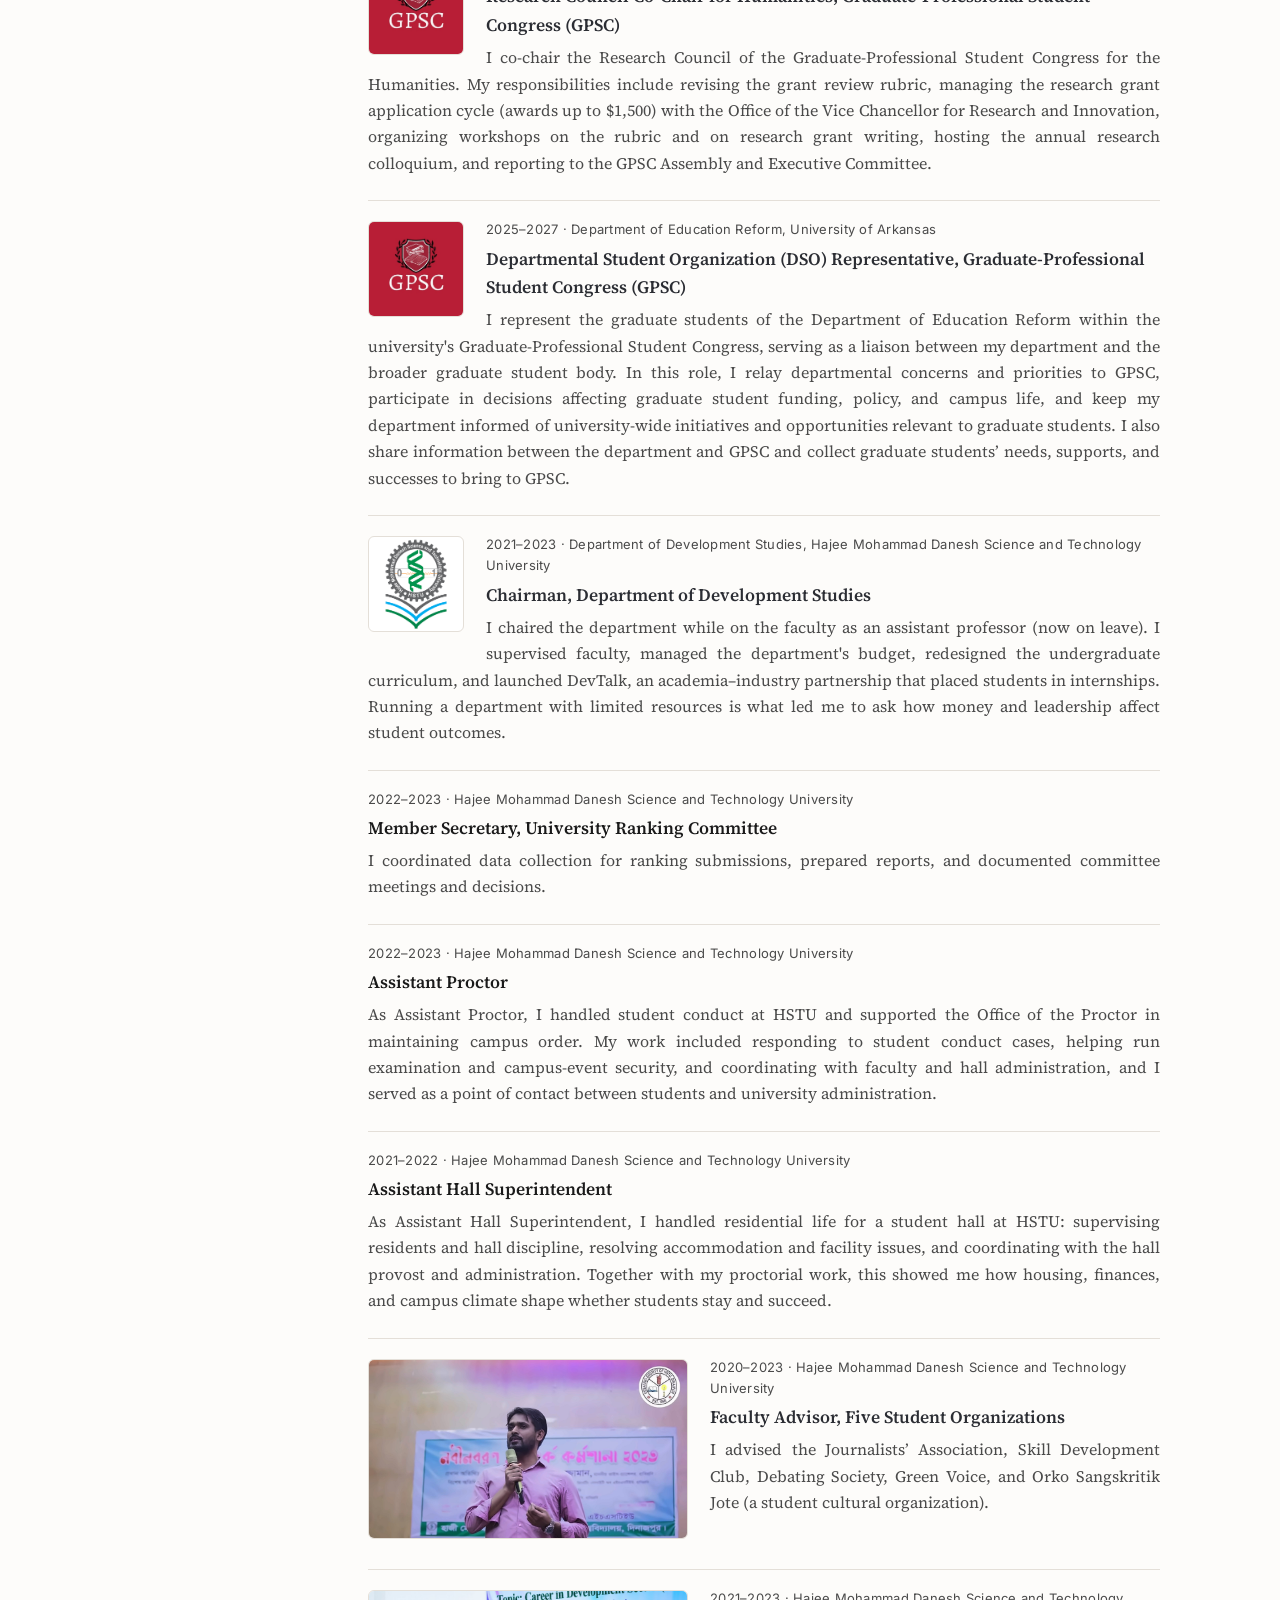
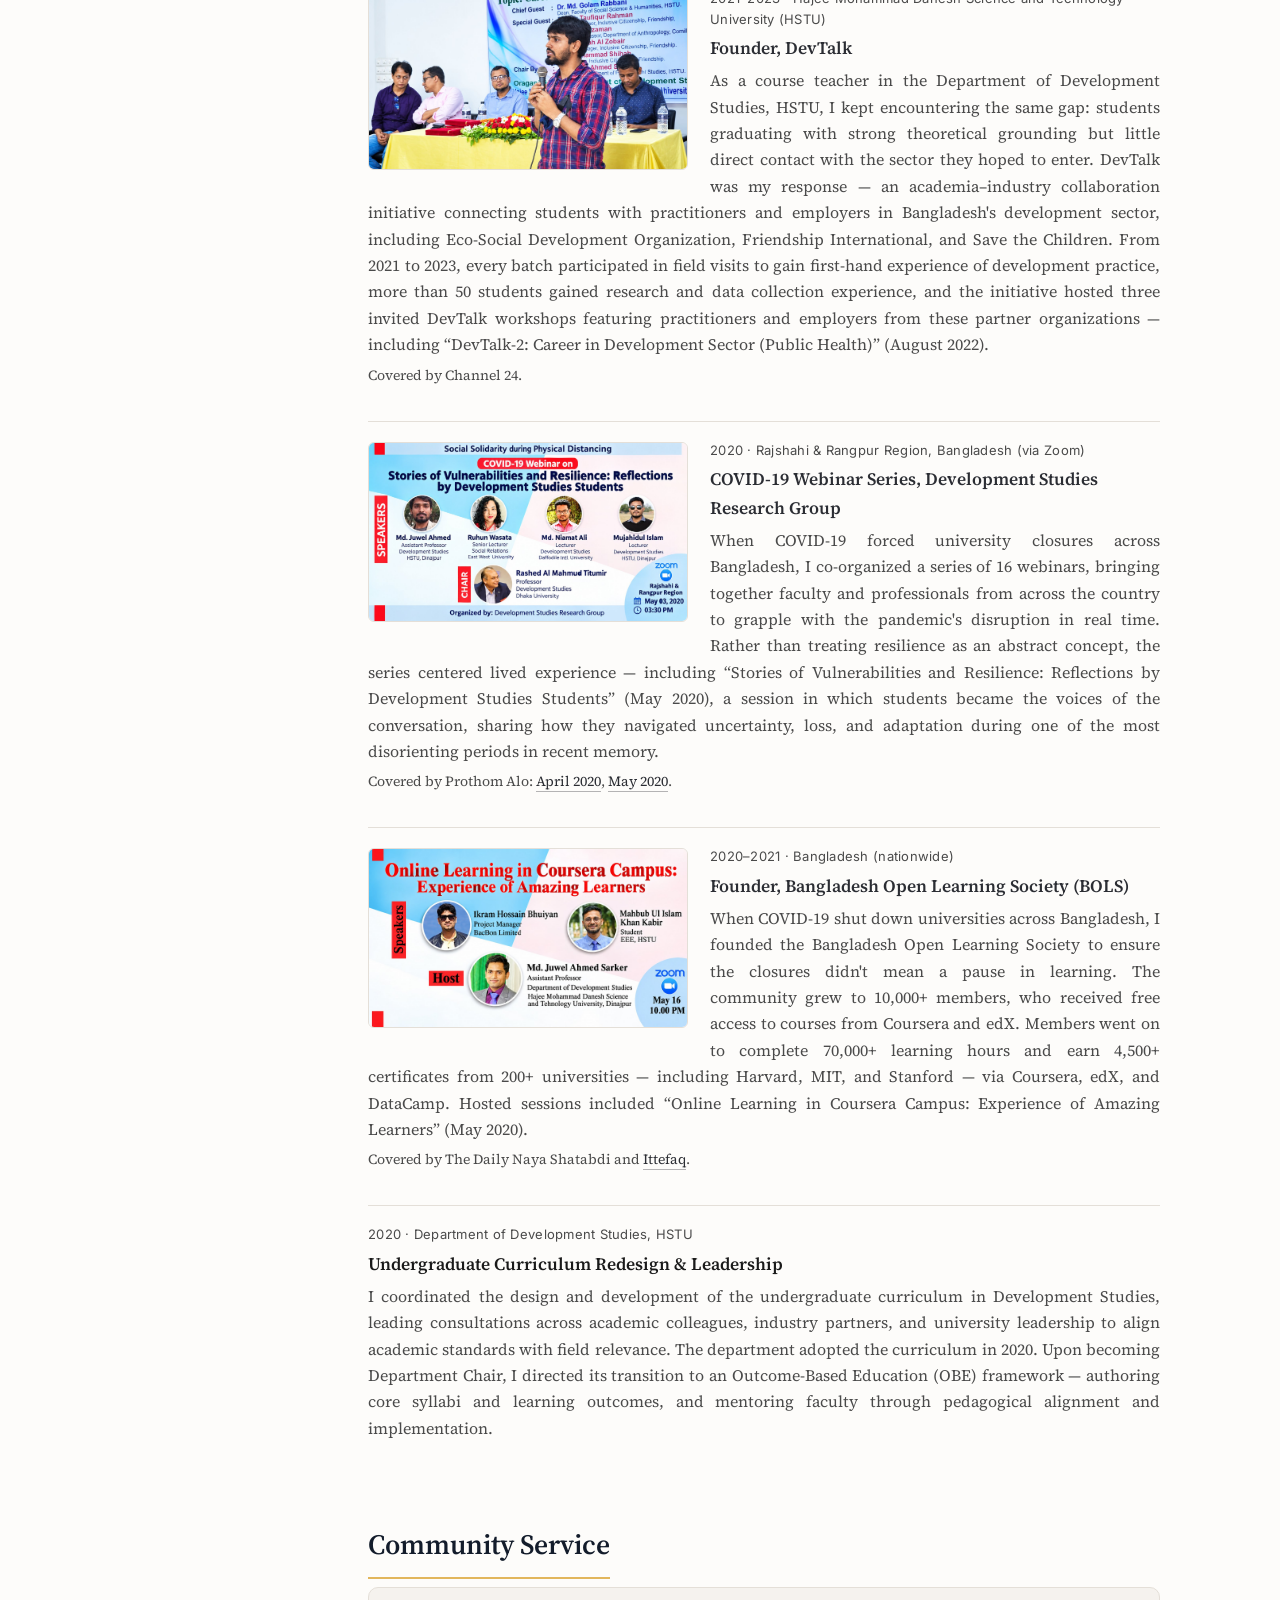
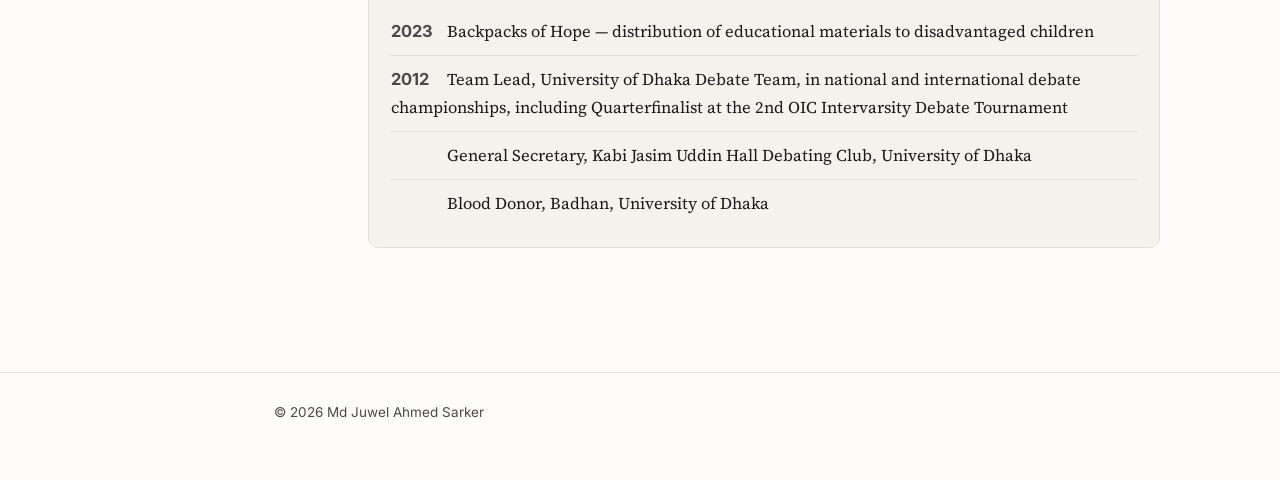
<file: service.html>
<!DOCTYPE html>
<html lang="en">
<head>
<meta charset="UTF-8">
<meta name="viewport" content="width=device-width, initial-scale=1.0">
<title>Service — Md Juwel Ahmed Sarker</title>
<meta name="description" content="Professional and departmental service of Md Juwel Ahmed Sarker, Ph.D. Candidate in Education Policy, University of Arkansas.">
<link rel="icon" href="assets/images/favicon.svg" type="image/svg+xml">
<link rel="preconnect" href="https://fonts.googleapis.com">
<link rel="preconnect" href="https://fonts.gstatic.com" crossorigin>
<link href="https://fonts.googleapis.com/css2?family=Source+Serif+4:ital,wght@0,400;0,600;1,400&family=Inter:wght@400;500;600;700&display=swap" rel="stylesheet">
<link rel="stylesheet" href="style.css?v=20261073">
</head>
<body>

<header class="site-header">
  <div class="header-inner">
    <a class="site-name" href="index.html">Md Juwel Ahmed Sarker</a>
    <nav class="site-nav">
      <ul>
        <li><a href="index.html">Home</a></li>
        <li><a href="about.html">About</a></li>
        <li><a href="research.html">Research</a></li>
        <li><a href="teaching.html">Teaching</a></li>
        <li><a href="service.html" aria-current="page">Service</a></li>
        <li><a href="cv.html">CV</a></li>
        <li><a href="contact.html">Contact</a></li>
      </ul>
    </nav>
  </div>
</header>

<section class="tc-hero svc-hero" id="mentorship">
  <div class="tc-hero-in">
    <h1>Service</h1>
    <p>I take service &mdash; to the field, to my institution, and to the broader academic community &mdash; as part of the job, not an add-on to it. Below is a summary of my ongoing professional and departmental service.</p>
    <div class="tc-stats">
      <div><b>15</b>Senior undergraduates mentored in research</div>
      <div><b>4</b>Journals I review for</div>
      <div><b>10,000+</b>BOLS community members</div>
    </div>
  </div>
</section>

<main class="rs-layout tc-main">

  <aside class="rs-side" aria-label="On this page">
    <div class="rs-side-label">On this page</div>
    <nav class="rs-idx">
      <a href="#mentorship" class="on">Mentorship</a>
      <a href="#reviewing">Reviewing &amp; memberships</a>
      <a href="#university">University &amp; departmental</a>
      <a href="#community">Community service</a>
    </nav>
  </aside>

  <div class="rs-content">

  <section class="just">
    <h2>Mentorship</h2>
    <p>I mentor the way I teach: students learn research by doing it. I have mentored <strong>more than 15 senior undergraduates</strong> in research and graduate applications, resulting in two co-authored peer-reviewed publications and three completed research reports; ten have gone on to graduate school or academic jobs. I would bring the same approach to advising graduate students and doctoral committees.</p>
    <p>Mentees have gone on to a Ph.D. program in the United States, M.S. programs in Germany and Italy, M.A. programs in India and Thailand, and a faculty appointment at HSTU. Two peer-reviewed articles have been co-authored with mentees (<em>PLOS ONE</em>, 2025; <em>Discover Psychology</em>, 2026), a third is under review, and further manuscripts are drafted.</p>
  </section>

  <section>
    <h2 id="reviewing">Reviewing &amp; Memberships</h2>
    <div class="card-row">
      <div class="card">
        <h3>Manuscript Reviewer</h3>
        <ul class="plain-list">
          <li><span class="year-col">2026</span> International Journal of School Choice</li>
          <li><span class="year-col">2025&ndash;26</span> Gifted Child Quarterly</li>
          <li><span class="year-col">2025</span> Humanities &amp; Social Sciences Communications (Nature Portfolio)</li>
          <li><span class="year-col">2022</span> PLOS ONE</li>
        </ul>
      </div>
      <div class="card">
        <h3>Professional Memberships</h3>
        <ul class="plain-list">
          <li>Association for Education Finance and Policy (AEFP)</li>
          <li>Society for Research on Educational Effectiveness (SREE)</li>
          <li>Association for Budgeting and Financial Management (ABFM)</li>
          <li>Lifetime Registered Graduate, University of Dhaka</li>
          <li><span class="muted">Past: APPAM, AERA</span></li>
        </ul>
      </div>
    </div>
  </section>

  <section class="just">
    <h2 id="university">University &amp; Departmental Service</h2>

    <div class="entry thumb-entry">
      <div class="entry-thumb entry-thumb-logo">
        <img src="assets/images/service/gpsc-logo.jpg" alt="Graduate-Professional Student Congress (GPSC) logo">
      </div>
      <div class="entry-body">
        <div class="entry-meta">2026&ndash;2027 &middot; University of Arkansas</div>
        <p class="entry-title">Research Council Co-Chair for Humanities, Graduate-Professional Student Congress (GPSC)</p>
        <p class="entry-detail">I co-chair the Research Council of the Graduate-Professional Student Congress for the Humanities. My responsibilities include revising the grant review rubric, managing the research grant application cycle (awards up to $1,500) with the Office of the Vice Chancellor for Research and Innovation, organizing workshops on the rubric and on research grant writing, hosting the annual research colloquium, and reporting to the GPSC Assembly and Executive Committee.</p>
      </div>
    </div>

    <div class="entry thumb-entry">
      <div class="entry-thumb entry-thumb-logo">
        <img src="assets/images/service/gpsc-logo.jpg" alt="Graduate-Professional Student Congress (GPSC) logo">
      </div>
      <div class="entry-body">
        <div class="entry-meta">2025&ndash;2027 &middot; Department of Education Reform, University of Arkansas</div>
        <p class="entry-title">Departmental Student Organization (DSO) Representative, Graduate-Professional Student Congress (GPSC)</p>
        <p class="entry-detail">I represent the graduate students of the Department of Education Reform within the university's Graduate-Professional Student Congress, serving as a liaison between my department and the broader graduate student body. In this role, I relay departmental concerns and priorities to GPSC, participate in decisions affecting graduate student funding, policy, and campus life, and keep my department informed of university-wide initiatives and opportunities relevant to graduate students. I also share information between the department and GPSC and collect graduate students&rsquo; needs, supports, and successes to bring to GPSC.</p>
      </div>
    </div>

    <div class="entry thumb-entry">
      <div class="entry-thumb entry-thumb-logo">
        <img src="assets/images/service/hstu-logo.png" alt="Hajee Mohammad Danesh Science and Technology University (HSTU) logo">
      </div>
      <div class="entry-body">
        <div class="entry-meta">2021&ndash;2023 &middot; Department of Development Studies, Hajee Mohammad Danesh Science and Technology University</div>
        <p class="entry-title">Chairman, Department of Development Studies</p>
        <p class="entry-detail">I chaired the department while on the faculty as an assistant professor (now on leave). I supervised faculty, managed the department's budget, redesigned the undergraduate curriculum, and launched DevTalk, an academia&ndash;industry partnership that placed students in internships. Running a department with limited resources is what led me to ask how money and leadership affect student outcomes.</p>
      </div>
    </div>

    <div class="entry">
      <div class="entry-meta">2022&ndash;2023 &middot; Hajee Mohammad Danesh Science and Technology University</div>
      <p class="entry-title">Member Secretary, University Ranking Committee</p>
      <p class="entry-detail">I coordinated data collection for ranking submissions, prepared reports, and documented committee meetings and decisions.</p>
    </div>

    <div class="entry">
      <div class="entry-meta">2022&ndash;2023 &middot; Hajee Mohammad Danesh Science and Technology University</div>
      <p class="entry-title">Assistant Proctor</p>
      <p class="entry-detail">As Assistant Proctor, I handled student conduct at HSTU and supported the Office of the Proctor in maintaining campus order. My work included responding to student conduct cases, helping run examination and campus-event security, and coordinating with faculty and hall administration, and I served as a point of contact between students and university administration.</p>
    </div>

    <div class="entry">
      <div class="entry-meta">2021&ndash;2022 &middot; Hajee Mohammad Danesh Science and Technology University</div>
      <p class="entry-title">Assistant Hall Superintendent</p>
      <p class="entry-detail">As Assistant Hall Superintendent, I handled residential life for a student hall at HSTU: supervising residents and hall discipline, resolving accommodation and facility issues, and coordinating with the hall provost and administration. Together with my proctorial work, this showed me how housing, finances, and campus climate shape whether students stay and succeed.</p>
    </div>

    <div class="entry thumb-entry">
      <div class="entry-thumb entry-thumb-lg">
        <img src="assets/images/service/faculty-advisor-debating-society.jpg" alt="A speaker addresses a Debating Society of HSTU workshop" loading="lazy">
      </div>
      <div class="entry-body">
        <div class="entry-meta">2020&ndash;2023 &middot; Hajee Mohammad Danesh Science and Technology University</div>
        <p class="entry-title">Faculty Advisor, Five Student Organizations</p>
        <p class="entry-detail">I advised the Journalists&rsquo; Association, Skill Development Club, Debating Society, Green Voice, and Orko Sangskritik Jote (a student cultural organization).</p>
      </div>
    </div>


    <div class="entry thumb-entry">
      <div class="entry-thumb entry-thumb-lg">
        <img src="assets/images/service/devtalk-2.jpg" alt="Md Juwel Ahmed Sarker speaking at a DevTalk session on &quot;Career in Development Sector&quot;">
      </div>
      <div class="entry-body">
        <div class="entry-meta">2021&ndash;2023 &middot; Hajee Mohammad Danesh Science and Technology University (HSTU)</div>
        <p class="entry-title">Founder, DevTalk</p>
        <p class="entry-detail">As a course teacher in the Department of Development Studies, HSTU, I kept encountering the same gap: students graduating with strong theoretical grounding but little direct contact with the sector they hoped to enter. DevTalk was my response &mdash; an academia&ndash;industry collaboration initiative connecting students with practitioners and employers in Bangladesh's development sector, including Eco-Social Development Organization, Friendship International, and Save the Children. From 2021 to 2023, every batch participated in field visits to gain first-hand experience of development practice, more than 50 students gained research and data collection experience, and the initiative hosted three invited DevTalk workshops featuring practitioners and employers from these partner organizations &mdash; including &ldquo;DevTalk-2: Career in Development Sector (Public Health)&rdquo; (August 2022).</p>
        <p class="small muted">Covered by Channel 24.</p>
      </div>
    </div>

    <div class="entry thumb-entry">
      <div class="entry-thumb entry-thumb-lg">
        <img src="assets/images/service/covid-webinar-series.jpg" alt="Flyer for the COVID-19 webinar &quot;Stories of Vulnerabilities and Resilience: Reflections by Development Studies Students,&quot; listing Md Juwel Ahmed Sarker as a speaker">
      </div>
      <div class="entry-body">
        <div class="entry-meta">2020 &middot; Rajshahi &amp; Rangpur Region, Bangladesh (via Zoom)</div>
        <p class="entry-title">COVID-19 Webinar Series, Development Studies Research Group</p>
        <p class="entry-detail">When COVID-19 forced university closures across Bangladesh, I co-organized a series of 16 webinars, bringing together faculty and professionals from across the country to grapple with the pandemic's disruption in real time. Rather than treating resilience as an abstract concept, the series centered lived experience &mdash; including &ldquo;Stories of Vulnerabilities and Resilience: Reflections by Development Studies Students&rdquo; (May 2020), a session in which students became the voices of the conversation, sharing how they navigated uncertainty, loss, and adaptation during one of the most disorienting periods in recent memory.</p>
        <p class="small muted">Covered by Prothom Alo: <a href="https://www.prothomalo.com/bangladesh/%E0%A6%B9%E0%A6%BE%E0%A6%AC%E0%A6%BF%E0%A6%AA%E0%A7%8D%E0%A6%B0%E0%A6%AC%E0%A6%BF%E0%A6%A4%E0%A7%87-%E0%A6%A1%E0%A7%87%E0%A6%AD%E0%A7%87%E0%A6%B2%E0%A6%AA%E0%A6%AE%E0%A7%87%E0%A6%A8%E0%A7%8D%E0%A6%9F-%E0%A6%B8%E0%A7%8D%E0%A6%9F%E0%A6%BE%E0%A6%A1%E0%A6%BF%E0%A6%9C-%E0%A6%AC%E0%A6%BF%E0%A6%AD%E0%A6%BE%E0%A6%97%E0%A7%87%E0%A6%B0-%E2%80%98%E0%A6%93%E0%A7%9F%E0%A7%87%E0%A6%AC%E0%A6%BF%E0%A6%A8%E0%A6%BE%E0%A6%B0">April 2020</a>, <a href="https://www.prothomalo.com/bangladesh/%E0%A6%B9%E0%A6%BE%E0%A6%AC%E0%A6%BF%E0%A6%AA%E0%A7%8D%E0%A6%B0%E0%A6%AC%E0%A6%BF%E0%A6%A4%E0%A7%87-%E0%A6%A1%E0%A7%87%E0%A6%AD%E0%A7%87%E0%A6%B2%E0%A6%AA%E0%A6%AE%E0%A7%87%E0%A6%A8%E0%A7%8D%E0%A6%9F-%E0%A6%B8%E0%A7%8D%E0%A6%9F%E0%A6%BE%E0%A6%A1%E0%A6%BF%E0%A6%9C%E0%A7%87-%E0%A6%A6%E0%A7%8D%E0%A6%AC%E0%A6%BF%E0%A6%A4%E0%A7%80%E0%A7%9F-%E0%A6%93%E0%A7%9F%E0%A7%87%E0%A6%AC%E0%A6%BF%E0%A6%A8%E0%A6%BE%E0%A6%B0">May 2020</a>.</p>
      </div>
    </div>

    <div class="entry thumb-entry">
      <div class="entry-thumb entry-thumb-lg">
        <img src="assets/images/service/bols-coursera-session.jpg" alt="Poster for the BOLS session &quot;Online Learning in Coursera Campus,&quot; hosted by Md Juwel Ahmed Sarker">
      </div>
      <div class="entry-body">
        <div class="entry-meta">2020&ndash;2021 &middot; Bangladesh (nationwide)</div>
        <p class="entry-title">Founder, Bangladesh Open Learning Society (BOLS)</p>
        <p class="entry-detail">When COVID-19 shut down universities across Bangladesh, I founded the Bangladesh Open Learning Society to ensure the closures didn't mean a pause in learning. The community grew to 10,000+ members, who received free access to courses from Coursera and edX. Members went on to complete 70,000+ learning hours and earn 4,500+ certificates from 200+ universities &mdash; including Harvard, MIT, and Stanford &mdash; via Coursera, edX, and DataCamp. Hosted sessions included &ldquo;Online Learning in Coursera Campus: Experience of Amazing Learners&rdquo; (May 2020).</p>
        <p class="small muted">Covered by The Daily Naya Shatabdi and <a href="https://www.ittefaq.com.bd/605225/%E0%A6%B9%E0%A6%BE%E0%A6%AC%E0%A6%BF%E0%A6%AA%E0%A7%8D%E0%A6%B0%E0%A6%AC%E0%A6%BF%E0%A6%A4%E0%A7%87-%E0%A6%85%E0%A6%A8%E0%A6%B2%E0%A6%BE%E0%A6%87%E0%A6%A8-%E0%A6%B2%E0%A6%BE%E0%A6%B0%E0%A7%8D%E0%A6%A8%E0%A6%BF%E0%A6%82%E0%A7%9F%E0%A7%87%E0%A6%B0-%E0%A6%B8%E0%A7%82%E0%A6%9A%E0%A6%A8%E0%A6%BE-%E0%A6%AF%E0%A6%BE%E0%A6%B0-%E0%A6%B9%E0%A6%BE%E0%A6%A4-%E0%A6%A7%E0%A6%B0%E0%A7%87">Ittefaq</a>.</p>
      </div>
    </div>

    <div class="entry">
      <div class="entry-meta">2020 &middot; Department of Development Studies, HSTU</div>
      <p class="entry-title">Undergraduate Curriculum Redesign &amp; Leadership</p>
      <p class="entry-detail">I coordinated the design and development of the undergraduate curriculum in Development Studies, leading consultations across academic colleagues, industry partners, and university leadership to align academic standards with field relevance. The department adopted the curriculum in 2020. Upon becoming Department Chair, I directed its transition to an Outcome-Based Education (OBE) framework &mdash; authoring core syllabi and learning outcomes, and mentoring faculty through pedagogical alignment and implementation.</p>
    </div>
  </section>


  <section>
    <h2 id="community">Community Service</h2>
    <div class="card"><ul class="plain-list">
      <li><span class="year-col">2023</span> Backpacks of Hope &mdash; distribution of educational materials to disadvantaged children</li>
      <li><span class="year-col">2012</span> Team Lead, University of Dhaka Debate Team, in national and international debate championships, including Quarterfinalist at the 2nd OIC Intervarsity Debate Tournament</li>
      <li><span class="year-col">&nbsp;</span> General Secretary, Kabi Jasim Uddin Hall Debating Club, University of Dhaka</li>
      <li><span class="year-col">&nbsp;</span> Blood Donor, Badhan, University of Dhaka</li>
    </ul></div>
  </section>

  </div>
</main>

<footer class="site-footer">
  <div class="wrap">
    <p>&copy; <span id="year">2026</span> Md Juwel Ahmed Sarker</p>
  </div>
</footer>

<script>document.getElementById('year').textContent = new Date().getFullYear();</script>
<script>
(function(){try{var links=[].slice.call(document.querySelectorAll('.rs-idx a'));var ids=links.map(function(a){return a.getAttribute('href').slice(1)});var els=ids.map(function(i){return document.getElementById(i)});
function spy(){var y=window.scrollY+140,cur=0;els.forEach(function(e,i){if(e&&e.getBoundingClientRect().top+window.scrollY<=y)cur=i});links.forEach(function(a,i){a.classList.toggle('on',i===cur)})}
window.addEventListener('scroll',spy,{passive:true});spy()}catch(e){}})();
</script>
</body>
</html>
</file>
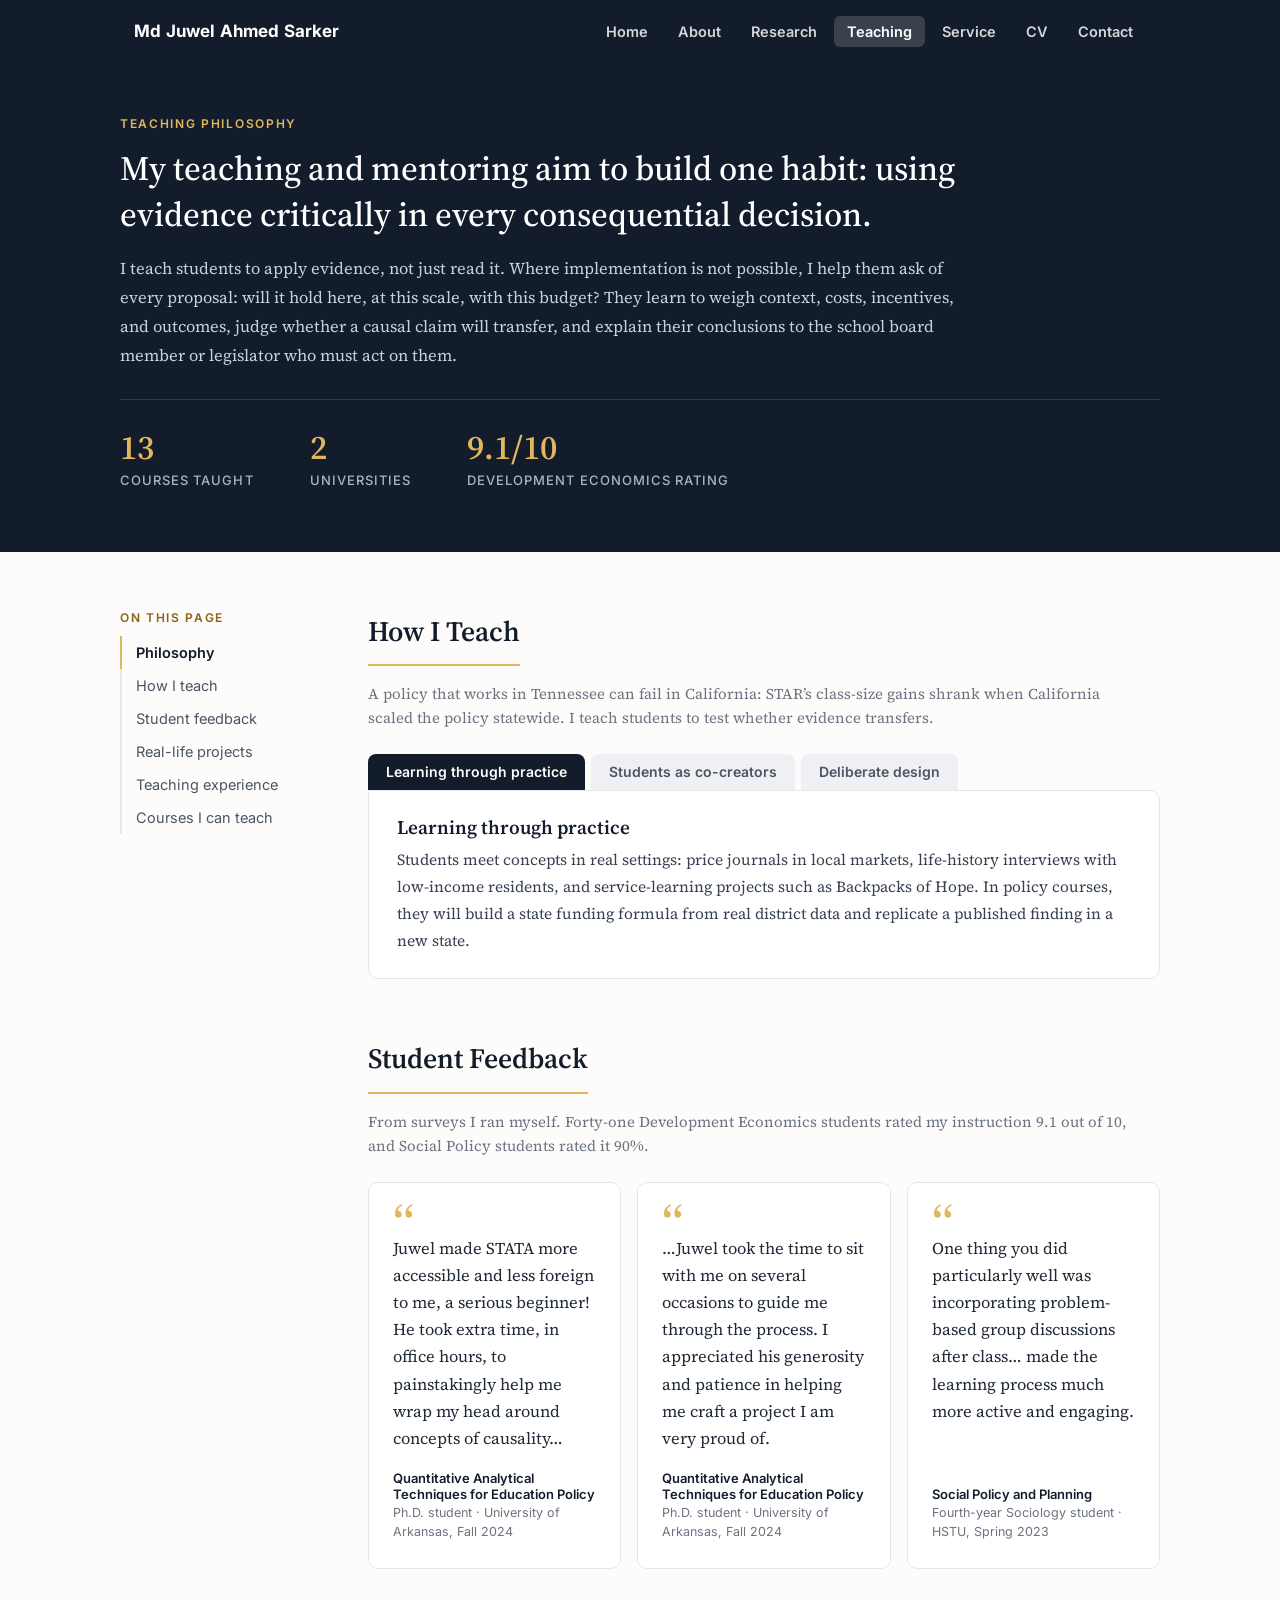
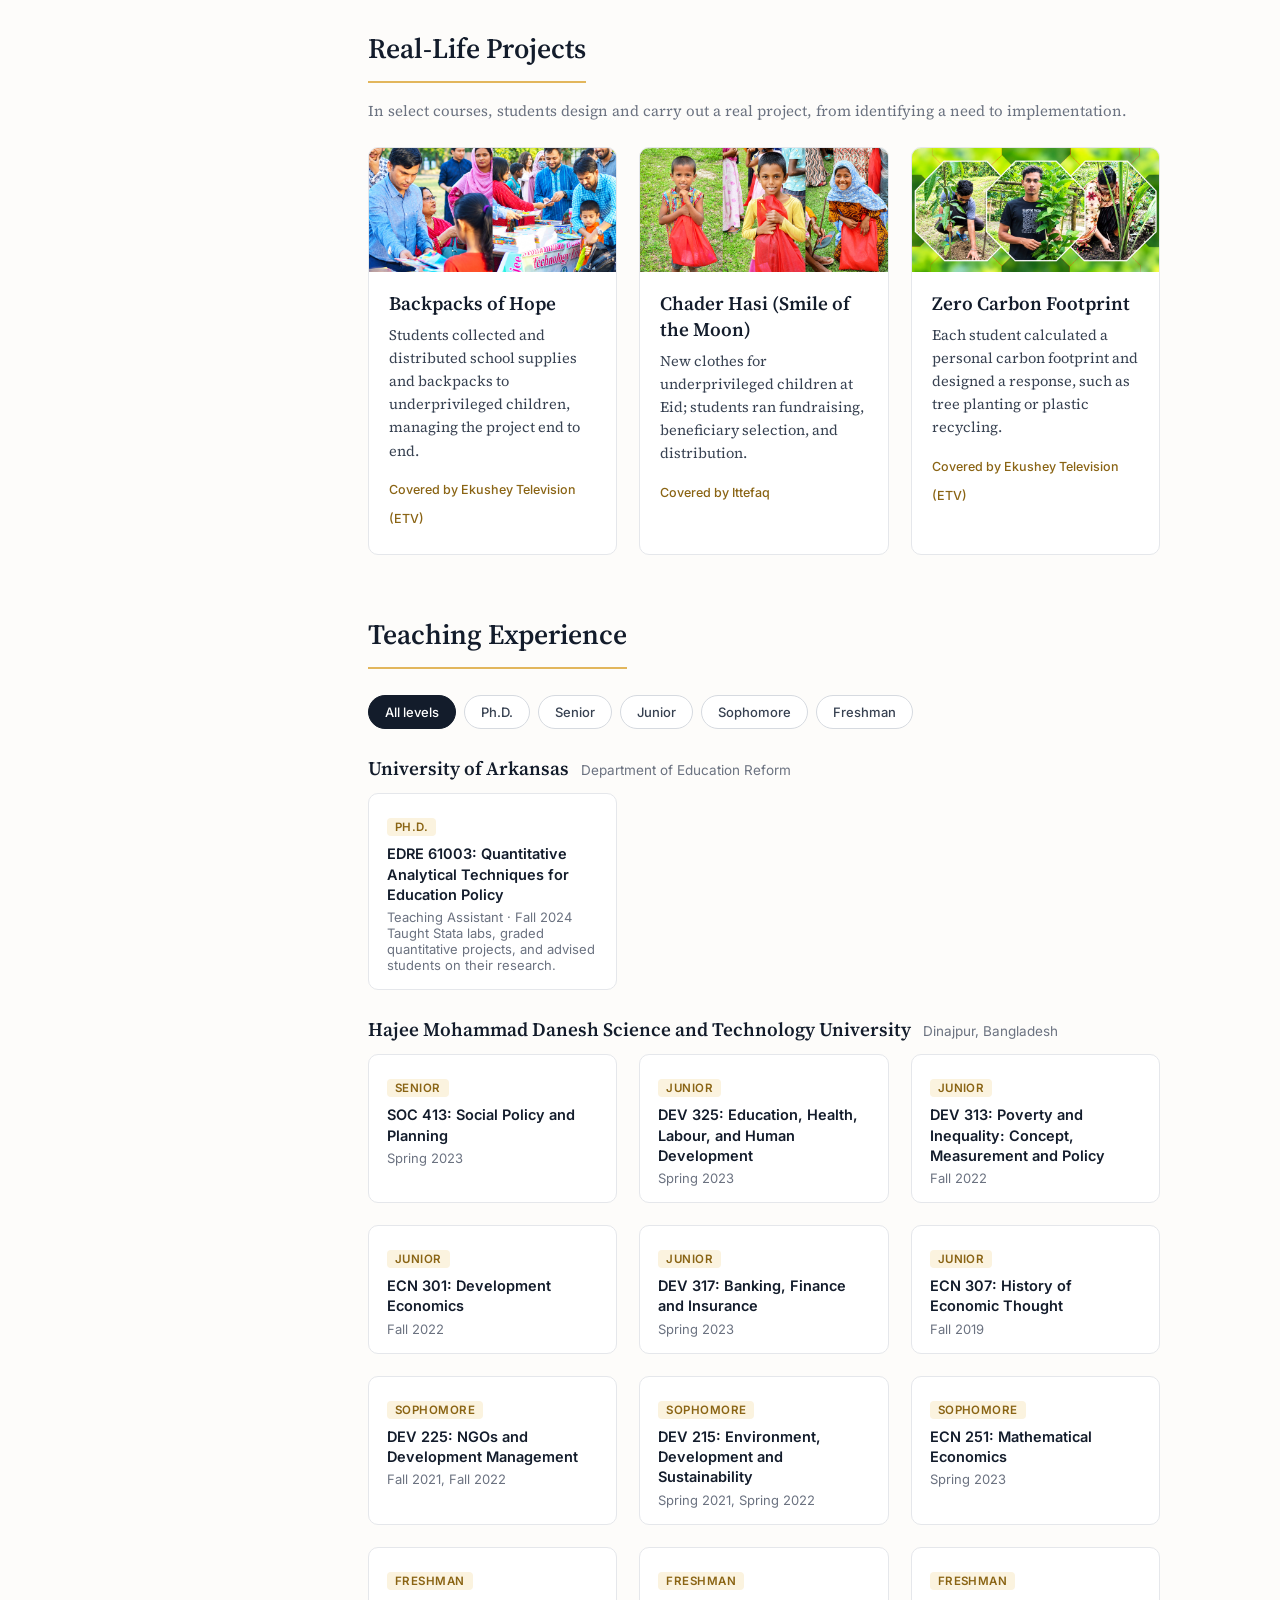
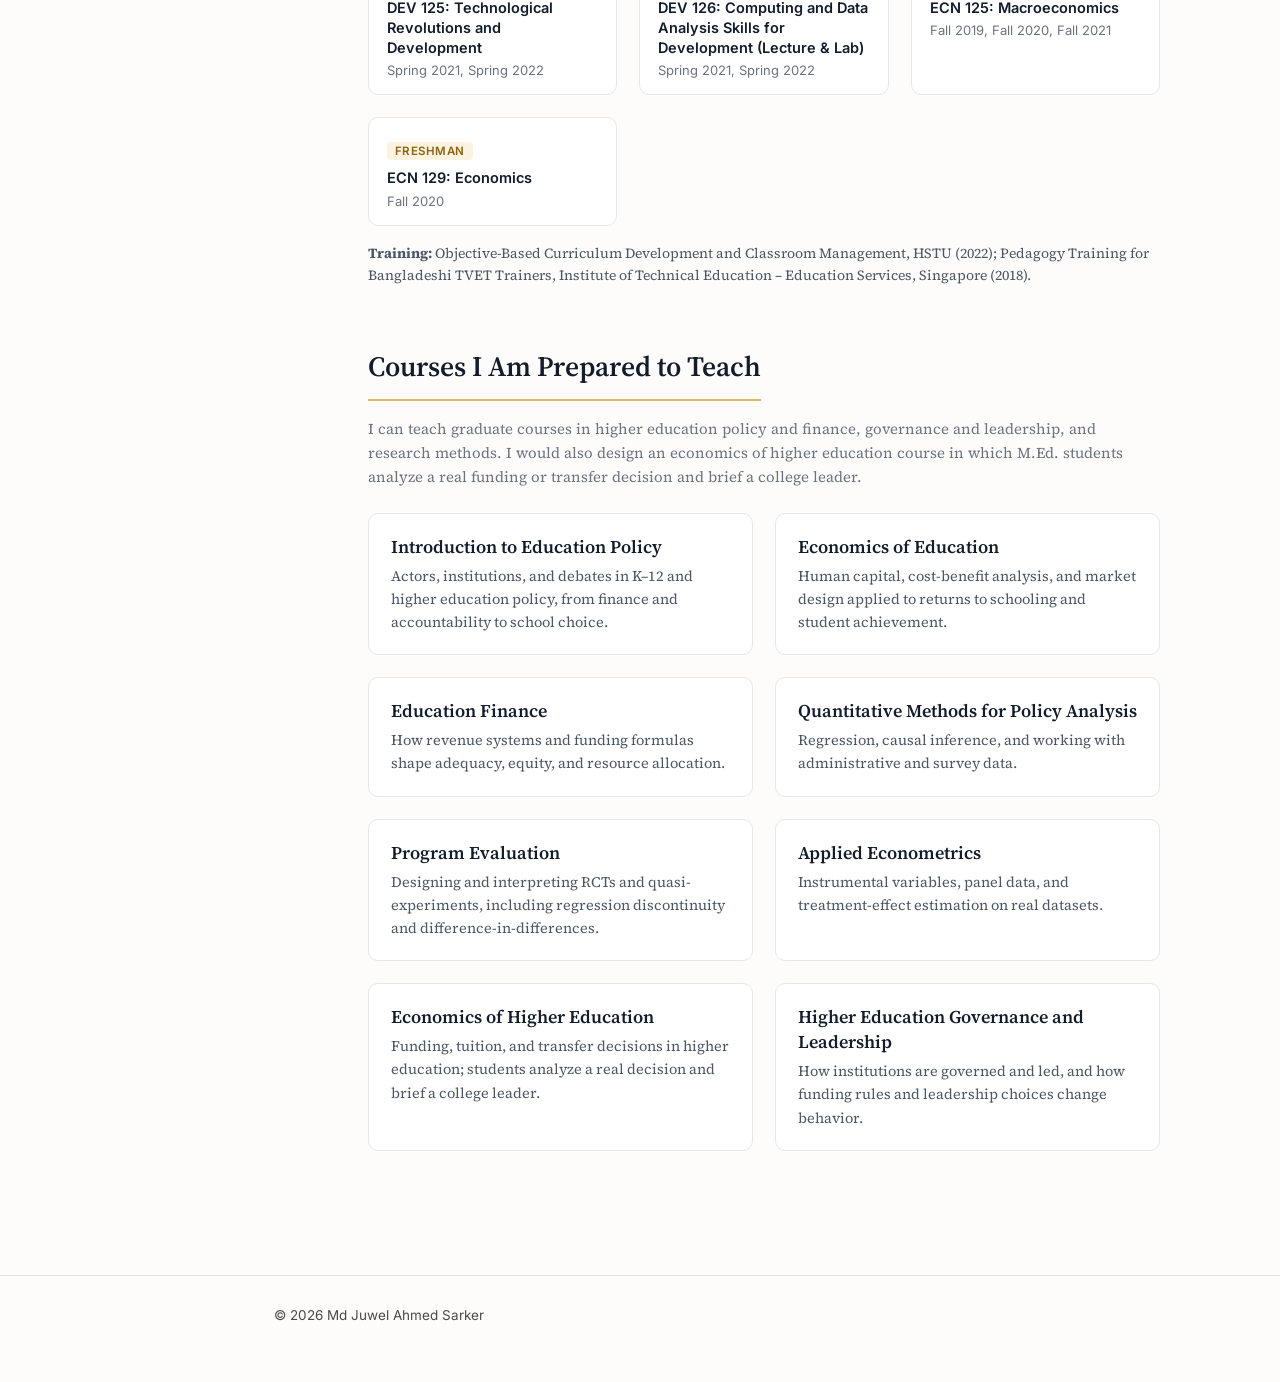
<file: teaching.html>
<!DOCTYPE html>
<html lang="en">
<head>
<meta charset="UTF-8">
<meta name="viewport" content="width=device-width, initial-scale=1.0">
<title>Teaching — Md Juwel Ahmed Sarker</title>
<meta name="description" content="Teaching experience and philosophy of Md Juwel Ahmed Sarker, Ph.D. Candidate in Education Policy, University of Arkansas.">
<link rel="icon" href="assets/images/favicon.svg" type="image/svg+xml">
<link rel="preconnect" href="https://fonts.googleapis.com">
<link rel="preconnect" href="https://fonts.gstatic.com" crossorigin>
<link href="https://fonts.googleapis.com/css2?family=Source+Serif+4:ital,wght@0,400;0,600;1,400&family=Inter:wght@400;500;600;700&display=swap" rel="stylesheet">
<link rel="stylesheet" href="style.css?v=20261071">
</head>
<body>

<header class="site-header">
  <div class="header-inner">
    <a class="site-name" href="index.html">Md Juwel Ahmed Sarker</a>
    <nav class="site-nav">
      <ul>
        <li><a href="index.html">Home</a></li>
        <li><a href="about.html">About</a></li>
        <li><a href="research.html">Research</a></li>
        <li><a href="teaching.html" aria-current="page">Teaching</a></li>
        <li><a href="service.html">Service</a></li>
        <li><a href="cv.html">CV</a></li>
        <li><a href="contact.html">Contact</a></li>
      </ul>
    </nav>
  </div>
</header>

<section class="tc-hero" id="philosophy">
  <div class="tc-hero-in">
    <div class="tc-kick">Teaching philosophy</div>
    <h1>My teaching and mentoring aim to build one habit: using evidence critically in every consequential decision.</h1>
    <p>I teach students to apply evidence, not just read it. Where implementation is not possible, I help them ask of every proposal: will it hold here, at this scale, with this budget? They learn to weigh context, costs, incentives, and outcomes, judge whether a causal claim will transfer, and explain their conclusions to the school board member or legislator who must act on them.</p>
    <div class="tc-stats">
      <div><b>13</b>Courses taught</div>
      <div><b>2</b>Universities</div>
      <div><b>9.1/10</b>Development Economics rating</div>
    </div>
  </div>
</section>

<main class="rs-layout tc-main">

  <aside class="rs-side" aria-label="On this page">
    <div class="rs-side-label">On this page</div>
    <nav class="rs-idx">
      <a href="#philosophy" class="on">Philosophy</a>
      <a href="#how">How I teach</a>
      <a href="#feedback">Student feedback</a>
      <a href="#projects">Real-life projects</a>
      <a href="#experience">Teaching experience</a>
      <a href="#courses">Courses I can teach</a>
    </nav>
  </aside>

  <div class="rs-content">
  <section>
    <h2 id="how">How I Teach</h2>
    <p class="tc-sub">A policy that works in Tennessee can fail in California: STAR&rsquo;s class-size gains shrank when California scaled the policy statewide. I teach students to test whether evidence transfers.</p>
    <div class="tc-tabs" role="tablist"><button type="button" role="tab" class="tc-tab on" aria-selected="true" data-i="0">Learning through practice</button><button type="button" role="tab" class="tc-tab" aria-selected="false" data-i="1">Students as co-creators</button><button type="button" role="tab" class="tc-tab" aria-selected="false" data-i="2">Deliberate design</button></div>
    <div class="tc-panel cv-card" role="tabpanel" data-i="0"><h3>Learning through practice</h3><p>Students meet concepts in real settings: price journals in local markets, life-history interviews with low-income residents, and service-learning projects such as Backpacks of Hope. In policy courses, they will build a state funding formula from real district data and replicate a published finding in a new state.</p></div><div class="tc-panel cv-card" role="tabpanel" data-i="1" hidden><h3>Students as co-creators</h3><p>Students frame their own questions. Groups teach a topic while others question them, and I grade both. Because many students are first-generation, I make expectations explicit, share model work, and break projects into graded steps.</p></div><div class="tc-panel cv-card" role="tabpanel" data-i="2" hidden><h3>Deliberate design</h3><p>Syllabi follow Bloom&rsquo;s taxonomy toward a policy memo, funding formula, or proposal. Classes are partly flipped, and lessons follow Gagn&eacute;&rsquo;s events of instruction: open with a real problem, close with a new application.</p></div>
  </section>

  <section>
    <h2 id="feedback">Student Feedback</h2>
    <p class="tc-sub">From surveys I ran myself. Forty-one Development Economics students rated my instruction 9.1 out of 10, and Social Policy students rated it 90%.</p>
    <div class="tc-grid3">
      <figure class="tc-quote"><div class="tc-mark" aria-hidden="true">&ldquo;</div><blockquote>Juwel made STATA more accessible and less foreign to me, a serious beginner! He took extra time, in office hours, to painstakingly help me wrap my head around concepts of causality&hellip;</blockquote><figcaption><span class="tc-c">Quantitative Analytical Techniques for Education Policy</span><span class="tc-x">Ph.D. student &middot; University of Arkansas, Fall 2024</span></figcaption></figure>
      <figure class="tc-quote"><div class="tc-mark" aria-hidden="true">&ldquo;</div><blockquote>&hellip;Juwel took the time to sit with me on several occasions to guide me through the process. I appreciated his generosity and patience in helping me craft a project I am very proud of.</blockquote><figcaption><span class="tc-c">Quantitative Analytical Techniques for Education Policy</span><span class="tc-x">Ph.D. student &middot; University of Arkansas, Fall 2024</span></figcaption></figure>
      <figure class="tc-quote"><div class="tc-mark" aria-hidden="true">&ldquo;</div><blockquote>One thing you did particularly well was incorporating problem-based group discussions after class&hellip; made the learning process much more active and engaging.</blockquote><figcaption><span class="tc-c">Social Policy and Planning</span><span class="tc-x">Fourth-year Sociology student &middot; HSTU, Spring 2023</span></figcaption></figure>
    </div>
  </section>

  <section>
    <h2 id="projects">Real-Life Projects</h2>
    <p class="tc-sub">In select courses, students design and carry out a real project, from identifying a need to implementation.</p>
    <div class="tc-grid3">
      <article class="tc-proj"><img src="assets/images/teaching/backpacks-collage.jpg?v=3" alt="Two photos of students and faculty handing out books and school supplies for the Backpacks of Hope project" loading="lazy"><div class="tc-proj-b"><h3>Backpacks of Hope</h3><p>Students collected and distributed school supplies and backpacks to underprivileged children, managing the project end to end.</p><small>Covered by Ekushey Television (ETV)</small></div></article>
      <article class="tc-proj"><img src="assets/images/teaching/chader-hasi.jpg?v=3" alt="Three children smiling and holding red gift bags of new clothes from the Chader Hasi Eid project" loading="lazy"><div class="tc-proj-b"><h3>Chader Hasi (Smile of the Moon)</h3><p>New clothes for underprivileged children at Eid; students ran fundraising, beneficiary selection, and distribution.</p><small>Covered by Ittefaq</small></div></article>
      <article class="tc-proj"><img src="assets/images/teaching/zero-carbon-collage.jpg?v=2" alt="Collage of three students planting trees as part of the Zero Carbon Footprint project" loading="lazy"><div class="tc-proj-b"><h3>Zero Carbon Footprint</h3><p>Each student calculated a personal carbon footprint and designed a response, such as tree planting or plastic recycling.</p><small>Covered by Ekushey Television (ETV)</small></div></article>
    </div>
  </section>

  <section>
    <h2 id="experience">Teaching Experience</h2>
    <div class="tc-chips" role="group" aria-label="Filter courses by level">
      <button type="button" class="tc-chip on" data-level="all">All levels</button>
      <button type="button" class="tc-chip" data-level="Ph.D.">Ph.D.</button>
      <button type="button" class="tc-chip" data-level="Senior">Senior</button>
      <button type="button" class="tc-chip" data-level="Junior">Junior</button>
      <button type="button" class="tc-chip" data-level="Sophomore">Sophomore</button>
      <button type="button" class="tc-chip" data-level="Freshman">Freshman</button>
    </div>
    <div class="tc-inst"><h3>University of Arkansas <span>Department of Education Reform</span></h3>
      <div class="tc-grid3">
        <div class="tc-ex" data-level="Ph.D."><span class="tc-lvl">Ph.D.</span><p class="tc-t">EDRE 61003: Quantitative Analytical Techniques for Education Policy</p><p class="tc-m">Teaching Assistant &middot; Fall 2024</p><p class="tc-m">Taught Stata labs, graded quantitative projects, and advised students on their research.</p></div>
      </div>
    </div>
    <div class="tc-inst"><h3>Hajee Mohammad Danesh Science and Technology University <span>Dinajpur, Bangladesh</span></h3>
      <div class="tc-grid3">
        <div class="tc-ex" data-level="Senior"><span class="tc-lvl">Senior</span><p class="tc-t">SOC 413: Social Policy and Planning</p><p class="tc-m">Spring 2023</p></div>
        <div class="tc-ex" data-level="Junior"><span class="tc-lvl">Junior</span><p class="tc-t">DEV 325: Education, Health, Labour, and Human Development</p><p class="tc-m">Spring 2023</p></div>
        <div class="tc-ex" data-level="Junior"><span class="tc-lvl">Junior</span><p class="tc-t">DEV 313: Poverty and Inequality: Concept, Measurement and Policy</p><p class="tc-m">Fall 2022</p></div>
        <div class="tc-ex" data-level="Junior"><span class="tc-lvl">Junior</span><p class="tc-t">ECN 301: Development Economics</p><p class="tc-m">Fall 2022</p></div>
        <div class="tc-ex" data-level="Junior"><span class="tc-lvl">Junior</span><p class="tc-t">DEV 317: Banking, Finance and Insurance</p><p class="tc-m">Spring 2023</p></div>
        <div class="tc-ex" data-level="Junior"><span class="tc-lvl">Junior</span><p class="tc-t">ECN 307: History of Economic Thought</p><p class="tc-m">Fall 2019</p></div>
        <div class="tc-ex" data-level="Sophomore"><span class="tc-lvl">Sophomore</span><p class="tc-t">DEV 225: NGOs and Development Management</p><p class="tc-m">Fall 2021, Fall 2022</p></div>
        <div class="tc-ex" data-level="Sophomore"><span class="tc-lvl">Sophomore</span><p class="tc-t">DEV 215: Environment, Development and Sustainability</p><p class="tc-m">Spring 2021, Spring 2022</p></div>
        <div class="tc-ex" data-level="Sophomore"><span class="tc-lvl">Sophomore</span><p class="tc-t">ECN 251: Mathematical Economics</p><p class="tc-m">Spring 2023</p></div>
        <div class="tc-ex" data-level="Freshman"><span class="tc-lvl">Freshman</span><p class="tc-t">DEV 125: Technological Revolutions and Development</p><p class="tc-m">Spring 2021, Spring 2022</p></div>
        <div class="tc-ex" data-level="Freshman"><span class="tc-lvl">Freshman</span><p class="tc-t">DEV 126: Computing and Data Analysis Skills for Development (Lecture &amp; Lab)</p><p class="tc-m">Spring 2021, Spring 2022</p></div>
        <div class="tc-ex" data-level="Freshman"><span class="tc-lvl">Freshman</span><p class="tc-t">ECN 125: Macroeconomics</p><p class="tc-m">Fall 2019, Fall 2020, Fall 2021</p></div>
        <div class="tc-ex" data-level="Freshman"><span class="tc-lvl">Freshman</span><p class="tc-t">ECN 129: Economics</p><p class="tc-m">Fall 2020</p></div>
      </div>
    </div>
    <p class="tc-note"><strong>Training:</strong> Objective-Based Curriculum Development and Classroom Management, HSTU (2022); Pedagogy Training for Bangladeshi TVET Trainers, Institute of Technical Education &ndash; Education Services, Singapore (2018).</p>
  </section>

  <section>
    <h2 id="courses">Courses I Am Prepared to Teach</h2>
    <p class="tc-sub">I can teach graduate courses in higher education policy and finance, governance and leadership, and research methods. I would also design an economics of higher education course in which M.Ed. students analyze a real funding or transfer decision and brief a college leader.</p>
    <div class="tc-grid2">
      <div class="tc-crs"><h3>Introduction to Education Policy</h3><p>Actors, institutions, and debates in K&ndash;12 and higher education policy, from finance and accountability to school choice.</p></div>
      <div class="tc-crs"><h3>Economics of Education</h3><p>Human capital, cost-benefit analysis, and market design applied to returns to schooling and student achievement.</p></div>
      <div class="tc-crs"><h3>Education Finance</h3><p>How revenue systems and funding formulas shape adequacy, equity, and resource allocation.</p></div>
      <div class="tc-crs"><h3>Quantitative Methods for Policy Analysis</h3><p>Regression, causal inference, and working with administrative and survey data.</p></div>
      <div class="tc-crs"><h3>Program Evaluation</h3><p>Designing and interpreting RCTs and quasi-experiments, including regression discontinuity and difference-in-differences.</p></div>
      <div class="tc-crs"><h3>Applied Econometrics</h3><p>Instrumental variables, panel data, and treatment-effect estimation on real datasets.</p></div>
      <div class="tc-crs"><h3>Economics of Higher Education</h3><p>Funding, tuition, and transfer decisions in higher education; students analyze a real decision and brief a college leader.</p></div>
      <div class="tc-crs"><h3>Higher Education Governance and Leadership</h3><p>How institutions are governed and led, and how funding rules and leadership choices change behavior.</p></div>
    </div>
  </section>

  </div>
</main>

<footer class="site-footer">
  <div class="wrap">
    <p>&copy; <span id="year">2026</span> Md Juwel Ahmed Sarker</p>
  </div>
</footer>

<script>document.getElementById('year').textContent = new Date().getFullYear();</script>
<script>
(function(){try{var chips=[].slice.call(document.querySelectorAll('.tc-chip'));var cards=[].slice.call(document.querySelectorAll('.tc-ex'));var insts=[].slice.call(document.querySelectorAll('.tc-inst'));
chips.forEach(function(c){c.addEventListener('click',function(){var l=c.getAttribute('data-level');chips.forEach(function(x){x.classList.toggle('on',x===c)});cards.forEach(function(e){e.hidden=!(l==='all'||e.getAttribute('data-level')===l)});insts.forEach(function(i){i.hidden=!i.querySelector('.tc-ex:not([hidden])')})})})}catch(e){}})();
</script>
<script>
(function(){try{var t=[].slice.call(document.querySelectorAll('.tc-tab')),p=[].slice.call(document.querySelectorAll('.tc-panel'));
t.forEach(function(b){b.addEventListener('click',function(){var i=b.getAttribute('data-i');t.forEach(function(x){var on=x===b;x.classList.toggle('on',on);x.setAttribute('aria-selected',on)});p.forEach(function(e){e.hidden=e.getAttribute('data-i')!==i})})})}catch(e){}})();
</script>
<script>
(function(){try{var links=[].slice.call(document.querySelectorAll('.rs-idx a'));var els=links.map(function(a){return document.getElementById(a.getAttribute('href').slice(1))});
function spy(){var y=window.scrollY+140,cur=0;els.forEach(function(e,i){if(e&&e.getBoundingClientRect().top+window.scrollY<=y)cur=i});links.forEach(function(a,i){a.classList.toggle('on',i===cur)})}
window.addEventListener('scroll',spy,{passive:true});spy()}catch(e){}})();
</script>
</body>
</html>
</file>
<file: style.css>
/* ===========================================================
   Md Juwel Ahmed Sarker — Academic personal site
   Clean, text-forward academic theme
   =========================================================== */

:root {
  --ink: #1a1a1a;
  --ink-soft: #4a4a4a;
  --paper: #fdfcfa;
  --paper-alt: #f5f2ee;
  --line: #e4dfd8;
  --accent: #2b2d33;      /* Charcoal */
  --accent-dark: #1a1b1f;
  --max-width: 780px;
  --wide-width: 1060px;
  --font-serif: "Source Serif 4", Georgia, "Times New Roman", serif;
  --font-sans: "Inter", -apple-system, BlinkMacSystemFont, "Segoe UI", Helvetica, Arial, sans-serif;
}

* { box-sizing: border-box; }

html { scroll-behavior: smooth; }

body {
  margin: 0;
  background: var(--paper);
  color: var(--ink);
  font-family: var(--font-serif);
  font-size: 18px;
  line-height: 1.65;
  -webkit-font-smoothing: antialiased;
}

a {
  color: var(--accent);
  text-decoration: none;
  border-bottom: 1px solid rgba(43, 45, 51, 0.35);
  transition: border-color 0.15s ease, color 0.15s ease;
}

a:hover {
  color: var(--accent-dark);
  border-bottom-color: var(--accent-dark);
}

.wrap {
  max-width: var(--max-width);
  margin: 0 auto;
  padding: 0 24px;
}

.wrap-wide {
  max-width: var(--wide-width);
  margin: 0 auto;
  padding: 0 24px;
}

/* ---------- Profile layout (homepage) ---------- */

.profile-grid {
  display: grid;
  grid-template-columns: 280px 1fr;
  gap: 48px;
  margin-top: 40px;
  padding-bottom: 64px;
}

.sidebar-photo {
  width: 100%;
  aspect-ratio: 1 / 1;
  object-fit: cover;
  object-position: 50% 0%;
  border-radius: 14px;
  border: 1px solid var(--line);
  display: block;
}

.sidebar h1 {
  font-family: var(--font-sans);
  font-size: 24px;
  font-weight: 700;
  margin: 18px 0 4px;
  letter-spacing: -0.01em;
}

.sidebar-role {
  font-family: var(--font-sans);
  font-weight: 600;
  font-size: 15px;
  margin: 0 0 2px;
}

.sidebar-dept {
  font-family: var(--font-sans);
  font-size: 13.5px;
  color: var(--ink-soft);
  margin: 0 0 2px;
}

.sidebar-univ {
  font-family: var(--font-sans);
  font-weight: 700;
  font-size: 13.5px;
  margin: 0 0 4px;
}

.sidebar-rule {
  border: none;
  border-top: 1px solid var(--line);
  margin: 18px 0;
}

.sidebar-contact {
  font-family: var(--font-sans);
  font-size: 14px;
  margin: 0 0 20px;
}

.sidebar-contact div { margin-bottom: 8px; }
.sidebar-contact a { border-bottom: 1px solid rgba(43,45,51,0.35); }

.sidebar-links {
  display: flex;
  flex-direction: column;
  gap: 10px;
}

.btn-block {
  display: block;
  text-align: center;
  font-family: var(--font-sans);
  font-size: 14.5px;
  font-weight: 600;
  color: #fff !important;
  background: var(--accent);
  border-bottom: none !important;
  padding: 10px 16px;
  border-radius: 6px;
  transition: background 0.15s ease;
}

.btn-block:hover { background: var(--accent-dark); }

.btn-block-outline {
  background: transparent;
  color: var(--accent) !important;
  border: 1px solid var(--accent);
}

.btn-block-outline:hover { background: rgba(43,45,51,0.06); }

.icon-links {
  display: flex;
  flex-direction: column;
  gap: 10px;
  margin-top: 14px;
}

.icon-link {
  display: flex;
  align-items: center;
  gap: 12px;
  color: var(--ink) !important;
  font-family: var(--font-sans);
  font-size: 14px;
  font-weight: 600;
  text-decoration: none;
  border-bottom: none;
}

.icon-link:hover .icon-badge { background: var(--accent); color: #fff; }
.icon-link:hover .icon-label { color: var(--accent); }

.icon-badge {
  flex-shrink: 0;
  width: 32px;
  height: 32px;
  border-radius: 50%;
  border: 1px solid var(--accent);
  color: var(--accent);
  display: flex;
  align-items: center;
  justify-content: center;
  transition: background 0.15s ease, color 0.15s ease;
}

.icon-badge svg { width: 16px; height: 16px; fill: currentColor; }

.icon-badge img { width: 16px; height: 16px; object-fit: contain; }

.icon-label { transition: color 0.15s ease; }

.profile-heading {
  font-family: var(--font-sans);
  font-size: 22px;
  font-weight: 700;
  color: var(--ink);
  border-bottom: 1px solid var(--line);
  padding-bottom: 10px;
  margin: 0 0 18px;
}

.card-row {
  display: grid;
  grid-template-columns: 1fr 1fr;
  gap: 20px;
  margin-top: 28px;
}

.card {
  border: 1px solid var(--line);
  border-radius: 10px;
  padding: 20px 22px;
  background: var(--paper-alt);
}

.card h3 {
  margin: 0 0 12px;
}

.testimonial-gallery {
  margin-top: 24px;
}

.testimonial-feature {
  position: relative;
  border: 1px solid var(--line);
  border-radius: 3px;
  background: var(--paper-alt);
  padding: 46px 56px 30px;
  margin-bottom: 26px;
}

.testimonial-feature blockquote {
  margin: 0 0 26px;
  max-width: 620px;
  font-family: var(--font-serif);
  font-size: 21px;
  line-height: 1.65;
  color: var(--ink);
}

.testimonial-feature blockquote::before { content: "\201C"; }
.testimonial-feature blockquote::after { content: "\201D"; }

.testimonial-feature .t-rule {
  width: 42px;
  height: 1px;
  background: var(--line);
  margin-bottom: 14px;
}

.testimonial-feature cite {
  display: block;
  font-style: normal;
}

.testimonial-feature .t-course {
  display: block;
  font-family: var(--font-serif);
  font-size: 16px;
  font-weight: 600;
  color: var(--accent);
}

.testimonial-feature .t-context {
  display: block;
  font-family: var(--font-sans);
  font-size: 12.5px;
  color: var(--ink-soft);
  margin-top: 3px;
}

.testimonial-feature .t-number {
  position: absolute;
  right: 22px;
  bottom: 18px;
  font-family: var(--font-sans);
  font-size: 11px;
  letter-spacing: 0.06em;
  color: var(--ink-soft);
  opacity: 0.65;
}

@media (max-width: 600px) {
  .testimonial-feature { padding: 34px 26px 24px; }
  .testimonial-feature blockquote { font-size: 18px; }
  .testimonial-feature .t-number { right: 18px; bottom: 14px; }
}

.pill-group {
  display: flex;
  flex-wrap: wrap;
  gap: 8px;
  margin: 0 0 10px;
}

.pill {
  display: inline-block;
  font-family: var(--font-sans);
  font-size: 13px;
  font-weight: 600;
  padding: 5px 12px;
  border-radius: 999px;
  background: rgba(43, 45, 51, 0.09);
  color: var(--accent);
}

.pill-outline {
  background: transparent;
  border: 1px solid var(--line);
  color: var(--ink-soft);
  font-weight: 500;
}

.timeline-list {
  list-style: none;
  margin: 0;
  padding: 0;
}

.timeline-list li {
  display: flex;
  justify-content: space-between;
  align-items: flex-start;
  gap: 12px;
  padding: 10px 0;
  border-bottom: 1px solid var(--line);
  font-size: 15px;
}

.timeline-list li:last-child { border-bottom: none; }

.timeline-degree { font-weight: 600; line-height: 1.4; }

.timeline-year {
  font-family: var(--font-sans);
  color: var(--accent);
  font-weight: 700;
  font-size: 13px;
  white-space: nowrap;
  padding-top: 2px;
}

@media (max-width: 780px) {
  .profile-grid { grid-template-columns: 1fr; }
  .sidebar-photo { max-width: 220px; }
  .card-row { grid-template-columns: 1fr; }
}

/* ---------- Header / Nav ---------- */

header.site-header {
  border-bottom: none;
  background: var(--accent);
  position: sticky;
  top: 0;
  z-index: 10;
}

.header-inner {
  max-width: var(--wide-width);
  margin: 0 auto;
  padding: 16px 24px;
  display: flex;
  align-items: center;
  justify-content: space-between;
  gap: 16px;
}

.site-name {
  font-family: var(--font-sans);
  font-weight: 700;
  font-size: 17px;
  color: #fff;
  border-bottom: none;
  letter-spacing: 0.01em;
}

.site-name:hover { color: #fff; opacity: 0.85; }

nav.site-nav ul {
  list-style: none;
  display: flex;
  gap: 4px;
  margin: 0;
  padding: 0;
}

nav.site-nav a {
  font-family: var(--font-sans);
  font-size: 14.5px;
  font-weight: 600;
  color: rgba(255, 255, 255, 0.82);
  border-bottom: none;
  padding: 7px 13px;
  border-radius: 6px;
  transition: background 0.15s ease, color 0.15s ease;
}

nav.site-nav a:hover,
nav.site-nav a[aria-current="page"] {
  color: #fff;
  background: rgba(255, 255, 255, 0.16);
  border-bottom: none;
}

.nav-toggle {
  display: none;
}

/* ---------- Hero ---------- */

.hero {
  padding: 56px 0 40px;
}

.hero-grid {
  display: flex;
  align-items: flex-start;
  gap: 32px;
}

.hero-photo {
  flex: 0 0 auto;
}

.hero-photo img {
  width: 320px;
  height: 320px;
  border-radius: 14px;
  object-fit: cover;
  border: 1px solid var(--line);
}

.tag-row {
  margin: 4px 0 18px;
}

.tag-row .tag {
  margin-bottom: 6px;
}

.hero-text h1 {
  font-family: var(--font-sans);
  font-size: 30px;
  font-weight: 700;
  margin: 0 0 6px;
  letter-spacing: -0.01em;
}

.hero-role {
  font-family: var(--font-sans);
  font-size: 16px;
  color: var(--ink-soft);
  margin: 0 0 14px;
}

.hero-role strong { color: var(--ink); font-weight: 600; }

.hero-links {
  font-family: var(--font-sans);
  font-size: 14.5px;
  display: flex;
  flex-wrap: wrap;
  gap: 6px 14px;
  margin-top: 14px;
}

.hero-links a { border-bottom: 1px solid rgba(43,45,51,0.35); }

/* ---------- Sections ---------- */

main { padding-bottom: 64px; }

section { margin-top: 44px; }

section h2 {
  font-family: var(--font-sans);
  font-size: 13px;
  font-weight: 700;
  text-transform: uppercase;
  letter-spacing: 0.09em;
  color: var(--accent);
  margin: 0 0 18px;
  padding-bottom: 8px;
  border-bottom: 1px solid var(--line);
}

section h3 {
  font-family: var(--font-sans);
  font-size: 18px;
  font-weight: 600;
  margin: 0 0 4px;
  color: var(--ink);
}

p { margin: 0 0 16px; }

.lede {
  font-size: 19px;
  color: var(--ink-soft);
}

/* ---------- Cards / entries ---------- */

.entry {
  padding: 18px 0;
  border-bottom: 1px solid var(--line);
}

.entry:last-child { border-bottom: none; }

.entry-meta {
  font-family: var(--font-sans);
  font-size: 13px;
  color: var(--ink-soft);
  margin-bottom: 4px;
  letter-spacing: 0.02em;
}

.entry-title {
  font-weight: 600;
  font-size: 17.5px;
  margin: 0 0 4px;
}

/* ---------- Thumbnail entries (photo beside text, "projects list" style) ---------- */

.thumb-entry {
  overflow: hidden; /* clearfix: keeps the floated photo contained inside the entry */
}

.thumb-entry .entry-thumb {
  float: left;
  margin: 2px 18px 10px 0;
}

.thumb-entry .entry-thumb img {
  width: 200px;
  height: 113px;
  object-fit: cover;
  border-radius: 6px;
  border: 1px solid var(--line);
  display: block;
}

.thumb-entry .entry-title { color: var(--accent); margin-top: 0; }

@media (max-width: 480px) {
  .thumb-entry .entry-thumb { float: none; margin-right: 0; }
  .thumb-entry .entry-thumb img { width: 140px; height: 96px; }
}

.thumb-entry .entry-thumb.entry-thumb-lg {
  margin: 2px 22px 12px 0;
}

.thumb-entry .entry-thumb.entry-thumb-lg img {
  width: 320px;
  height: 180px;
}

@media (max-width: 480px) {
  .thumb-entry .entry-thumb.entry-thumb-lg { float: none; margin-right: 0; }
  .thumb-entry .entry-thumb.entry-thumb-lg img { width: 220px; height: 124px; }
}

.thumb-entry .entry-thumb.entry-thumb-logo {
  margin: 2px 22px 12px 0;
}

.thumb-entry .entry-thumb.entry-thumb-logo img {
  width: 96px;
  height: 96px;
  object-fit: contain; /* keep non-square logos (e.g. HSTU) uncropped */
  background: #fff;
}

@media (max-width: 480px) {
  .thumb-entry .entry-thumb.entry-thumb-logo { float: none; margin-right: 0; }
  .thumb-entry .entry-thumb.entry-thumb-logo img { width: 72px; height: 72px; }
}

.entry-gallery {
  display: flex;
  gap: 10px;
  flex-wrap: wrap;
  margin-top: 12px;
}

.entry-gallery img {
  width: 130px;
  height: 88px;
  object-fit: cover;
  border-radius: 6px;
  border: 1px solid var(--line);
  display: block;
}

.entry-gallery figure {
  margin: 0;
}

.entry-gallery figcaption {
  font-size: 10.5px;
  color: var(--ink-soft);
  margin-top: 3px;
  max-width: 130px;
}

@media (max-width: 480px) {
  .entry-gallery img { width: 96px; height: 66px; }
  .entry-gallery figcaption { max-width: 96px; }
}

.entry-gallery.covers img {
  width: 96px;
  height: 140px;
  object-fit: cover;
}

.entry-gallery.covers figcaption { max-width: 96px; }

.entry-detail {
  font-size: 16px;
  color: var(--ink-soft);
  margin: 0 0 6px;
}

.tag {
  display: inline-block;
  font-family: var(--font-sans);
  font-size: 11.5px;
  font-weight: 600;
  letter-spacing: 0.03em;
  text-transform: uppercase;
  color: var(--accent);
  background: rgba(43, 45, 51, 0.08);
  border-radius: 3px;
  padding: 2px 8px;
  margin: 0 6px 8px 0;
  border-bottom: none;
}

.tag-outline {
  display: inline-block;
  font-family: var(--font-sans);
  font-size: 11.5px;
  font-weight: 600;
  letter-spacing: 0.03em;
  text-transform: uppercase;
  color: var(--ink-soft);
  background: transparent;
  border: 1px solid var(--line);
  border-radius: 3px;
  padding: 1px 7px;
  margin: 0 0 8px;
}

/* ---------- Research cards (figure + summary) ---------- */

.research-card {
  display: flex;
  gap: 22px;
  padding: 22px 0;
  border-bottom: 1px solid var(--line);
  align-items: flex-start;
}

.research-card:last-child { border-bottom: none; }

.research-figure {
  flex: 0 0 200px;
}

.research-figure img {
  width: 100%;
  height: 140px;
  object-fit: cover;
  border-radius: 8px;
  border: 1px solid var(--line);
  display: block;
}

.figure-placeholder {
  width: 100%;
  height: 140px;
  border: 1px dashed var(--line);
  border-radius: 8px;
  background: var(--paper-alt);
  display: flex;
  align-items: center;
  justify-content: center;
  text-align: center;
  font-family: var(--font-sans);
  font-size: 12px;
  color: var(--ink-soft);
  padding: 10px;
  line-height: 1.4;
}

.research-body { flex: 1 1 auto; min-width: 0; }

@media (max-width: 620px) {
  .research-card { flex-direction: column; }
  .research-figure { flex-basis: auto; width: 100%; }
}

/* ---------- Callout / JMP box ---------- */

.jmp-box {
  background: var(--paper-alt);
  border-left: 3px solid var(--accent);
  border-radius: 4px;
  padding: 22px 24px;
  margin: 0 0 12px;
}

.jmp-box .entry-meta { margin-bottom: 8px; }

/* ---------- Lists ---------- */

.plain-list {
  list-style: none;
  margin: 0;
  padding: 0;
}

.plain-list li {
  padding: 10px 0;
  border-bottom: 1px solid var(--line);
  font-size: 16.5px;
}

.plain-list li:last-child { border-bottom: none; }

.year-col {
  font-family: var(--font-sans);
  font-weight: 700;
  color: var(--ink-soft);
  display: inline-block;
  min-width: 52px;
}

/* ---------- Buttons ---------- */

.btn {
  display: inline-block;
  font-family: var(--font-sans);
  font-size: 14.5px;
  font-weight: 600;
  color: #fff !important;
  background: var(--accent);
  border-bottom: none !important;
  padding: 10px 20px;
  border-radius: 4px;
  transition: background 0.15s ease;
}

.btn:hover { background: var(--accent-dark); }

.btn-outline {
  background: transparent;
  color: var(--accent) !important;
  border: 1px solid var(--accent);
  padding: 9px 19px;
}

.btn-outline:hover { background: rgba(43,45,51,0.06); }

/* ---------- Footer ---------- */

footer.site-footer {
  border-top: 1px solid var(--line);
  margin-top: 60px;
  padding: 28px 0 40px;
  font-family: var(--font-sans);
  font-size: 13.5px;
  color: var(--ink-soft);
}

footer.site-footer a { color: var(--ink-soft); }
footer.site-footer a:hover { color: var(--accent); }

/* ---------- Utility ---------- */

.muted { color: var(--ink-soft); }
.small { font-size: 14px; }
.mt-0 { margin-top: 0; }

/* ---------- Responsive ---------- */

@media (max-width: 620px) {
  body { font-size: 16.5px; }
  .header-inner { flex-wrap: wrap; }
  nav.site-nav ul { gap: 14px; flex-wrap: wrap; }
  .hero-grid { flex-direction: column; align-items: flex-start; }
  .hero-photo img { width: 220px; height: 220px; border-radius: 12px; }
  .hero-text h1 { font-size: 25px; }
}


/* ---------- Banner (home) ---------- */

:root {
  --navy: #131c2b;
  --gold: #e2b65c;
  --gold-text: #8a6414;
}

header.site-header { background: var(--navy); }

.banner {
  position: relative;
  overflow: hidden;
  background: var(--navy);
  color: #f4f1ea;
  min-height: 300px;
  margin: 0;
}

.banner-art {
  position: absolute;
  inset: 0;
  width: 100%;
  height: 100%;
  display: block;
}

.banner-art text {
  font-family: var(--font-sans);
  font-weight: 600;
  font-size: 15px;
  letter-spacing: 3.5px;
}

.banner-inner {
  position: relative;
  height: 300px;
  display: flex;
  align-items: center;
}

.banner-text { padding-left: 328px; }

.banner-eyebrow {
  margin: 0 0 14px;
  font-family: var(--font-sans);
  font-size: 13px;
  font-weight: 600;
  letter-spacing: 0.22em;
  text-transform: uppercase;
  color: var(--gold);
}

.banner-title {
  margin: 0;
  font-family: var(--font-serif);
  font-weight: 600;
  font-size: 38px;
  line-height: 1.1;
  letter-spacing: -0.01em;
}

.banner + main .profile-grid { margin-top: 0; }
.banner + main .sidebar { position: relative; z-index: 2; margin-top: -96px; }
.banner + main .profile-main { padding-top: 36px; }
.banner + main .sidebar-photo { border: 5px solid var(--paper); border-radius: 14px; object-position: 50% 70%; }

@media (max-width: 780px) {
  .banner-inner { height: 240px; }
  .banner-text { padding-left: 0; }
  .banner-art { opacity: 0.18; }
  .banner-title { font-size: 32px; }
  .banner + main .profile-grid { margin-top: 24px; }
  .banner + main .sidebar { margin-top: 0; }
  .banner + main .profile-main { padding-top: 0; }
  .banner + main .sidebar-photo { border: 1px solid var(--line); }
}

/* ---------- How I Got Here (timeline) ---------- */

.journey-heading { margin-top: 36px; }

.journey {
  list-style: none;
  margin: 0;
  padding: 0;
  position: relative;
}

.journey::before {
  content: "";
  position: absolute;
  left: 99px;
  top: 10px;
  bottom: 10px;
  width: 2px;
  background: var(--line);
}

.journey li {
  position: relative;
  display: grid;
  grid-template-columns: 84px 1fr;
  gap: 32px;
  padding: 0 0 22px;
}

.journey li::before {
  content: "";
  position: absolute;
  left: 92px;
  top: 6px;
  width: 16px;
  height: 16px;
  border-radius: 50%;
  background: var(--navy);
  border: 3px solid var(--gold);
  box-sizing: border-box;
}

.journey-years {
  font-family: var(--font-sans);
  font-size: 13px;
  font-weight: 700;
  color: var(--gold-text);
  padding-top: 5px;
  text-align: right;
  white-space: nowrap;
}

.journey-body h3 {
  margin: 0;
  font-family: var(--font-sans);
  font-size: 17px;
  font-weight: 700;
  line-height: 1.35;
}

.journey-body p { margin: 0; font-size: 15.5px; line-height: 1.55; }

.journey-body .journey-org {
  font-family: var(--font-sans);
  font-size: 13.5px;
  font-weight: 600;
  color: var(--ink-soft);
  margin: 2px 0 4px;
}

@media (max-width: 520px) {
  .journey::before { left: 7px; }
  .journey li { grid-template-columns: 1fr; gap: 2px; padding-left: 30px; }
  .journey li::before { left: 0; }
  .journey-years { text-align: left; padding-top: 0; }
}

/* ---------- Home intro ---------- */

.home-lead {
  margin: 0 0 18px;
  font-size: 24px;
  line-height: 1.45;
  color: var(--ink-soft);
}

.home-links { display: flex; flex-wrap: wrap; gap: 12px; margin: 0; }

.home-links + .journey-heading { margin-top: 44px; }
.home-links .btn { background: var(--navy); }

/* ---------- Timeline: horizontal on wide screens ---------- */

.home-sub { margin-top: 36px; }

.journey-section { padding: 8px 0 64px; }

@media (min-width: 960px) {
  .journey-h {
    display: grid;
    grid-template-columns: repeat(5, 1fr);
    gap: 24px;
    padding-top: 6px;
  }

  .journey-h::before {
    left: 0;
    right: 0;
    top: 41px;
    bottom: auto;
    width: auto;
    height: 2px;
  }

  .journey-h li {
    display: block;
    padding: 0;
  }

  .journey-h li::before {
    left: 0;
    top: 34px;
  }

  .journey-h .journey-years {
    display: block;
    text-align: left;
    padding: 0 0 22px;
    font-size: 14px;
  }

  .journey-h .journey-body { padding-top: 22px; }
}

.journey-section h2.profile-heading {
  text-transform: none;
  letter-spacing: normal;
  font-size: 22px;
  margin: 0 0 24px;
}

/* ===== Home page: split hero (B) ===== */
.hb-hero{margin:0;background:var(--navy);color:#f4f1ea;position:relative;overflow:hidden}
.hb-hero::before{content:"";position:absolute;inset:0;background:radial-gradient(circle at 30% 55%,#1b2840 0,#1b2840 1px,transparent 1px),none;pointer-events:none}
.hb-hero-inner{max-width:1120px;margin:0 auto;display:flex;align-items:stretch}
.hb-hero-text{flex:1 1 56%;min-width:0;padding:72px 48px 72px 32px;display:flex;flex-direction:column;justify-content:center;gap:20px}
.hb-eyebrow{margin:0;font:600 13px/1 Inter,sans-serif;letter-spacing:.22em;text-transform:uppercase;color:var(--gold)}
.hb-hero h1{margin:0;max-width:600px;font-family:"Source Serif 4",Georgia,serif;font-weight:600;font-size:clamp(34px,4.4vw,52px);line-height:1.1;letter-spacing:-.015em;color:#fff}
.hb-sub{margin:0;max-width:540px;font:400 19px/1.55 "Source Serif 4",Georgia,serif;color:#e6e1d3}
.hb-label-gap{margin-top:12px}
.hb-byline{margin:0;font-weight:600;font-size:15.5px;color:#c9b27a}
.hb-cta{display:flex;flex-wrap:wrap;gap:12px;margin-top:4px}
.hb-btn{display:inline-block;padding:13px 24px;border-radius:8px;font:600 15px/1.2 Inter,sans-serif;text-decoration:none;border:1.5px solid transparent}
.hb-btn-gold{background:var(--gold);color:var(--navy);font-weight:700}
.hb-btn-gold:hover{background:#ecc87e;color:var(--navy)}
.hb-btn-line{border-color:var(--gold);color:var(--gold)}
.hb-btn-line:hover{background:rgba(226,182,92,.12);color:var(--gold)}
.hb-btn-ghost{border-color:#3b4d6b;color:#e6e1d3}
.hb-btn-ghost:hover{border-color:#e6e1d3;color:#fff}
.hb-btn-navy{background:var(--navy);color:#fff;align-self:flex-start;padding:11px 20px;font-size:14.5px}
.hb-btn-navy:hover{background:#1e2b44;color:#fff}
.hb-icons{display:flex;flex-wrap:wrap;gap:10px;margin-top:4px}
.hb-icon{display:flex;border:2px solid rgba(226,182,92,.6);border-radius:50%;padding:1px;transition:border-color .15s}
.hb-icon:hover{border-color:var(--gold)}
.hb-badge{width:36px;height:36px;border-radius:50%;background:#fff;display:flex;align-items:center;justify-content:center;flex:none}
.hb-badge img{width:20px;height:20px;object-fit:contain;display:block}
.hb-badge svg{width:20px;height:20px;fill:var(--navy);display:block}
.hb-hero-photo{flex:1 1 44%;min-width:0;min-height:480px;position:relative}
.hb-hero-photo img{position:absolute;inset:0;width:100%;height:100%;object-fit:cover;object-position:50% 0%;background:#f3f1ec}
.hb-main{max-width:1056px;margin:0 auto;padding:0 32px 56px}
.hb-strip{position:relative;z-index:2;margin-top:-52px;background:#fff;border:1px solid #e8e3d9;border-radius:14px;box-shadow:0 10px 30px rgba(19,28,43,.10);display:grid;grid-template-columns:repeat(4,minmax(0,1fr))}
.hb-strip>div{padding:22px 26px;display:flex;flex-direction:column;gap:4px;border-right:1px solid #efebe4;font-size:14px;color:#4a4a4a;line-height:1.4}
.hb-strip>div:last-child{border-right:0}
.hb-strip strong{font-size:15px;color:#1a1a1a}
.hb-label{font:700 11.5px/1.2 Inter,sans-serif;letter-spacing:.16em;text-transform:uppercase;color:var(--gold-text)}
.hb-journey{margin:64px 0 0}
.hb-journey-head{display:flex;flex-wrap:wrap;justify-content:space-between;align-items:baseline;gap:8px;margin-bottom:12px}
.hb-journey-head h2{margin:0;font:700 28px/1.2 Inter,sans-serif;letter-spacing:-.01em;text-transform:none;color:#1a1a1a;border:0;padding:0}
.hb-journey-head span{font-size:14px;color:#4a4a4a}
.hb-steps{list-style:none;margin:0;padding:0;display:flex;flex-direction:column;background:#fff;border:1px solid #e8e3d9;border-radius:12px;overflow:hidden;box-shadow:0 4px 14px rgba(19,28,43,.06)}
.hb-step{position:relative;display:grid;grid-template-columns:120px minmax(0,300px) minmax(0,1fr);column-gap:28px;row-gap:2px;align-items:baseline;padding:18px 28px;border-top:1px solid #efebe4}
.hb-step:first-child{border-top:0}
.hb-years{grid-column:1;grid-row:1/span 2;font:600 20px/1.3 "Source Serif 4",Georgia,serif;color:var(--gold-text)}
.hb-step h3{grid-column:2;grid-row:1;margin:0;font:700 16px/1.35 Inter,sans-serif;color:#1a1a1a}
.hb-step p{margin:0;font:15px/1.55 "Source Serif 4",Georgia,serif;color:#2b2b2b}
.hb-step p:not(.hb-org){grid-column:3;grid-row:1/span 2}
.hb-step .hb-org{grid-column:2;grid-row:2;font:600 13px/1.4 Inter,sans-serif;color:#4a4a4a}
.hb-now{background:var(--navy);border-top-color:#2b3a52}
.hb-now .hb-years{grid-row:1;color:var(--gold)}.hb-now h3{color:#fff}.hb-now p{color:#d9d4c7}.hb-now .hb-org{color:#c9b27a}
.hb-tag{grid-column:1;grid-row:2;justify-self:start;align-self:start;width:max-content;margin-top:4px;font:700 10.5px/1 Inter,sans-serif;letter-spacing:.14em;text-transform:uppercase;padding:4px 8px;border-radius:999px;background:var(--gold);color:var(--navy)}
.hb-two{display:grid;grid-template-columns:2fr 1fr;gap:24px;margin-top:48px;align-items:start}
.hb-card{background:#fff;border:1px solid #e8e3d9;border-radius:12px;padding:28px;display:flex;flex-direction:column;gap:12px}
.hb-jmp{border-left:5px solid var(--navy);padding:28px 32px}
.hb-jmp-title{margin:0;font:400 28px/1.3 "Source Serif 4",Georgia,serif;letter-spacing:-.005em;color:#1a1a1a}
.jt-i{font-style:italic}
.hb-meta{margin:0;font:italic 400 16px/1.5 "Source Serif 4",Georgia,serif;color:#4a4a4a}
.hb-find{display:flex;flex-wrap:wrap;align-items:center;gap:12px 14px;margin-top:40px}
.hb-find .hb-label{color:#4a4a4a;margin-right:6px}
.hb-chip{display:flex;align-items:center;gap:9px;padding:6px 16px 6px 6px;border:1px solid #e1dacb;border-radius:999px;background:#fff;font:600 14px/1 Inter,sans-serif;color:#1a1a1a;text-decoration:none}
.hb-chip:hover{border-color:var(--gold);color:#1a1a1a}
.hb-chip .hb-badge{background:#f1ece0}
.hb-mail{font-size:16px}
.hb-icon:focus-visible,.hb-chip:focus-visible,.hb-btn:focus-visible{outline:3px solid var(--gold);outline-offset:3px}
@media (max-width:1100px){
  .hb-steps{grid-template-columns:repeat(2,minmax(0,1fr))}
  .hb-step:nth-child(n){margin-top:0}
  .hb-step:nth-child(5){grid-column:1/-1}
}
@media (max-width:900px){
  .hb-hero-inner{flex-direction:column-reverse}
  .hb-hero-text{padding:40px 24px 48px}
  .hb-hero-photo{min-height:340px;flex:none}
  .hb-strip{grid-template-columns:repeat(2,minmax(0,1fr))}
  .hb-strip>div:nth-child(2){border-right:0}
  .hb-strip>div:nth-child(-n+2){border-bottom:1px solid #efebe4}
  .hb-two{grid-template-columns:1fr}
}
@media (max-width:600px){
  .hb-main{padding:0 16px 40px}
  .hb-steps{grid-template-columns:1fr}
  .hb-strip{grid-template-columns:1fr}
  .hb-strip>div{border-right:0;border-bottom:1px solid #efebe4}
  .hb-strip>div:last-child{border-bottom:0}
  .hb-jmp{padding:24px}
}

/* ===== JMP figures ===== */
.jmp-figures{margin-top:32px;display:flex;flex-direction:column;gap:28px}
.jmp-figures figure{margin:0;background:#fff;border:1px solid #e8e3d9;border-radius:12px;padding:16px;box-shadow:0 4px 14px rgba(19,28,43,.06)}
.jmp-figures img{display:block;width:100%;height:auto}
.jmp-figures figcaption{margin-top:12px;font-size:14px;line-height:1.55;color:#4a4a4a}
.hb-badge svg.hb-stroke{fill:none;stroke:var(--navy);stroke-width:1.8;stroke-linecap:round;stroke-linejoin:round}

/* ---------- Research page: hero + sidebar layout ---------- */
html{scroll-behavior:smooth}
.rs-hero{margin:0;background:var(--navy);color:#fff;padding:24px 24px 56px}
.rs-hero-in{max-width:1160px;margin:0 auto;padding:0 16px}
.rs-kick{font:600 12px/1 Inter,sans-serif;letter-spacing:.14em;text-transform:uppercase;color:var(--gold);margin:28px 0 14px}
.rs-hero h1{font-family:"Source Serif 4",Georgia,serif;font-weight:600;font-size:clamp(28px,3.4vw,38px);line-height:1.2;margin:0 0 10px;max-width:900px;color:#fff}
.rs-by{color:#aab4c4;font-size:15px;margin:0 0 24px}
.rs-hero-grid{display:grid;grid-template-columns:minmax(0,1fr) minmax(0,1.15fr);gap:40px;align-items:start}
.rs-hero-text p{font-size:16px;line-height:1.7;color:#d7dde7;margin:0 0 16px}
.rs-more summary{display:inline-block;cursor:pointer;list-style:none;background:var(--gold);color:var(--navy);font:600 14px Inter,sans-serif;padding:10px 18px;border-radius:6px}
.rs-more summary::-webkit-details-marker{display:none}
.rs-more[open] summary{background:transparent;color:var(--gold);border:1px solid var(--gold);padding:9px 17px}
.rs-more-body{margin-top:18px}
.rs-more-body p{font-size:15px}
.rs-more-body strong{color:#fff}
.rs-more-body a{color:var(--gold)}
.rs-more-body .rs-small{font-size:13px;color:#aab4c4}
.rs-hero-figs{display:grid;grid-template-columns:1fr 1fr;gap:12px;margin:0}
.rs-hero-figs figure{margin:0;background:#fff;border-radius:8px;padding:8px}
.rs-hero-figs img{display:block;width:100%;height:auto}
.rs-hero-figs figcaption{font-size:11.5px;line-height:1.45;color:#4b5563;padding:6px 4px 2px}
.rs-layout{max-width:1160px;margin:0 auto;padding:0 40px 64px;display:flex;flex-wrap:wrap;gap:48px;align-items:flex-start}
.rs-side{flex:0 0 200px;position:sticky;top:96px;padding-top:44px}
.rs-side-label{font:600 12px/1 Inter,sans-serif;letter-spacing:.14em;text-transform:uppercase;color:var(--gold-text);margin:0 0 12px}
.rs-idx{border-left:2px solid #e5e7eb;display:flex;flex-direction:column}
.rs-idx a{padding:8px 14px;font:400 14.5px Inter,sans-serif;color:#4b5563;text-decoration:none;border-left:2px solid transparent;margin-left:-2px;border-bottom:0}
.rs-idx a.on{color:var(--navy);font-weight:600;border-left-color:var(--gold)}
.rs-idx small{color:#9ca3af;margin-left:6px}
.rs-content{flex:1 1 560px;min-width:0}
.rs-content section h2{font-family:"Source Serif 4",Georgia,serif;font-size:26px;font-weight:600;text-transform:none;letter-spacing:0;color:var(--navy);display:inline-block;border-bottom:2px solid var(--gold);padding-bottom:10px;scroll-margin-top:90px}
.rs-content section h3{scroll-margin-top:90px}
.rs-row{display:grid;grid-template-columns:minmax(0,1fr) 280px;gap:28px;align-items:start;border-bottom:1px solid var(--line)}
.rs-row .research-card{border-bottom:0}
.rs-row .jmp-figures{margin-top:22px}
.rs-row .jmp-figures figure{padding:8px;border-radius:8px;box-shadow:none;max-width:none!important}
.rs-row .jmp-figures figcaption{font-size:12px;margin-top:6px}
@media (max-width:900px){.rs-hero-grid,.rs-row{grid-template-columns:1fr}.rs-hero-figs{grid-template-columns:1fr}.rs-side{position:static;flex-basis:100%;padding-top:24px}.rs-idx{flex-direction:row;flex-wrap:wrap;border-left:0;gap:6px}.rs-idx a{border:1px solid #d6dae0;border-radius:999px;margin:0;padding:6px 12px}.rs-idx a.on{border-color:var(--gold)}.rs-layout{padding:0 24px 64px}.rs-row .jmp-figures{margin-top:0;margin-bottom:22px}}

/* Research page: uniform figure frames */
.rs-row{grid-template-columns:minmax(0,1fr) 300px}
.rs-row .jmp-figures figure a,.rs-hero-figs figure a{display:block;aspect-ratio:5/4}
.rs-hero-figs figure a{aspect-ratio:4/3}
.rs-row .jmp-figures img,.rs-hero-figs img{width:100%;height:100%;object-fit:contain}
@media (max-width:900px){.rs-row{grid-template-columns:1fr}}
.rs-row{grid-template-columns:minmax(0,1fr) 340px}
.rs-row .jmp-figures figure a{aspect-ratio:4/3;cursor:zoom-in}
.rs-hero-figs figure a{cursor:zoom-in}
.rs-row .jmp-figures figure::after{content:"Click to enlarge";display:block;margin-top:6px;font:500 11px Inter,sans-serif;color:#9ca3af}
@media (max-width:900px){.rs-row{grid-template-columns:1fr}}

/* ---------- Teaching page ---------- */
.tc-hero{margin:0;background:var(--navy);color:#fff;padding:24px 24px 64px}
.tc-hero-in{max-width:1120px;margin:0 auto;padding:0 16px}
.tc-kick{font:600 12px/1 Inter,sans-serif;letter-spacing:.14em;text-transform:uppercase;color:var(--gold);margin:32px 0 16px}
.tc-hero h1{font-family:"Source Serif 4",Georgia,serif;font-weight:500;font-size:clamp(24px,2.8vw,34px);line-height:1.35;margin:0 0 18px;max-width:900px;color:#fff}
.tc-hero p{font-size:16.5px;line-height:1.75;color:#c9d1de;max-width:860px;margin:0 0 28px}
.tc-stats{display:flex;flex-wrap:wrap;gap:16px 56px;border-top:1px solid #2b3a52;padding-top:24px}
.tc-stats div{font:500 13px Inter,sans-serif;color:#aab4c4;text-transform:uppercase;letter-spacing:.08em}
.tc-stats b{display:block;font:600 34px "Source Serif 4",Georgia,serif;color:var(--gold);letter-spacing:0;text-transform:none;margin-bottom:2px}
.tc-main{max-width:1120px;margin:0 auto;padding:0 40px 64px}
.tc-main section h2{font-family:"Source Serif 4",Georgia,serif;font-size:28px;font-weight:600;text-transform:none;letter-spacing:0;color:var(--navy);display:inline-block;border-bottom:2px solid var(--gold);padding-bottom:10px;margin:0 0 8px}
.tc-sub{font-size:15px;color:#6b7280;margin:8px 0 24px;max-width:760px;line-height:1.6}
.tc-grid3{display:grid;grid-template-columns:repeat(3,minmax(0,1fr));gap:22px}
.tc-grid2{display:grid;grid-template-columns:repeat(2,minmax(0,1fr));gap:22px;margin-top:22px}
.tc-quote{margin:0;background:#fff;border:1px solid #e5e7eb;border-radius:10px;padding:26px 24px;display:flex;flex-direction:column}
.tc-mark{font:600 56px/.6 "Source Serif 4",Georgia,serif;color:var(--gold);height:26px}
.tc-quote blockquote{margin:0 0 18px;font:400 15.5px/1.65 "Source Serif 4",Georgia,serif;color:#1f2937;flex:1}
.tc-quote figcaption{display:flex;flex-direction:column;gap:2px}
.tc-c{font:600 13px Inter,sans-serif;color:var(--navy)}
.tc-x{font:400 12.5px/1.5 Inter,sans-serif;color:#6b7280}
.tc-proj{background:#fff;border:1px solid #e5e7eb;border-radius:10px;overflow:hidden}
.tc-proj img{display:block;width:100%;aspect-ratio:2/1;object-fit:cover}
.tc-proj-b{padding:18px 20px 22px}
.tc-proj h3{font:600 19px "Source Serif 4",Georgia,serif;margin:0 0 8px;color:var(--navy)}
.tc-proj p{margin:0 0 10px;font-size:14.5px;line-height:1.6;color:#374151}
.tc-proj small{font:500 12.5px Inter,sans-serif;color:var(--gold-text)}
.tc-crs{background:#fff;border:1px solid #e5e7eb;border-radius:10px;padding:20px 22px}
.tc-crs h3{font:600 18px "Source Serif 4",Georgia,serif;margin:0 0 6px;color:var(--navy)}
.tc-crs p{margin:0;font-size:14.5px;line-height:1.6;color:#4b5563}
.tc-chips{display:flex;flex-wrap:wrap;gap:8px;margin:18px 0 6px}
.tc-chip{font:500 13px Inter,sans-serif;padding:8px 16px;border-radius:999px;background:#fff;border:1px solid #d6dae0;color:#374151;cursor:pointer}
.tc-chip:hover{border-color:var(--navy)}
.tc-chip.on{background:var(--navy);border-color:var(--navy);color:#fff}
.tc-inst h3{font:600 20px "Source Serif 4",Georgia,serif;color:var(--navy);margin:30px 0 14px}
.tc-ex{background:#fff;border:1px solid #e5e7eb;border-radius:10px;padding:16px 18px}
.tc-lvl{display:inline-block;font:600 11.5px Inter,sans-serif;letter-spacing:.04em;text-transform:uppercase;color:var(--gold-text);background:#fbf3df;border-radius:4px;padding:2px 8px;margin-bottom:8px}
.tc-t{font:600 15px/1.4 Inter,sans-serif;color:var(--navy);margin:0 0 6px}
.tc-m{font:400 13px Inter,sans-serif;color:#6b7280;margin:0}
.tc-ex[hidden],.tc-inst[hidden]{display:none}
.tc-main section{margin-top:56px}
@media (max-width:900px){.tc-grid3,.tc-grid2{grid-template-columns:1fr}.tc-main{padding:0 24px 64px}}
.tc-hero-in{padding:0 40px}
.tc-inst + .small{margin-top:26px}
@media (max-width:900px){.tc-hero-in{padding:0}}
.tc-main section h2{scroll-margin-top:90px}
.tc-main .rs-side{padding-top:60px}
.tc-main section:first-child{margin-top:56px}
.tc-main .tc-grid3:has(.tc-quote){grid-template-columns:1fr;gap:16px}
.tc-main .tc-quote blockquote{font-size:16.5px}

/* In the news */
.rs-press{margin:14px 0 0;font-size:14px;color:#aab4c4}
.rs-press a{color:var(--gold);font-weight:600}
.hb-news{margin-top:40px;background:#fff;border:1px solid #e8e3d9;border-radius:12px;padding:24px 28px}
.hb-news ul{list-style:none;margin:12px 0 0;padding:0}
.hb-news li{display:flex;flex-direction:column;gap:2px;padding:12px 0;border-top:1px solid #eee9de}
.hb-news li:first-child{border-top:0;padding-top:0}
.hb-news a{font:400 19px/1.45 "Source Serif 4",Georgia,serif;color:var(--navy);text-decoration:underline;text-decoration-color:rgba(226,182,92,.9);text-decoration-thickness:2px;text-underline-offset:4px;border-bottom:0}
.hb-news a:hover{text-decoration:underline}
.hb-news li span{font:600 12px/1.4 Inter,sans-serif;letter-spacing:.06em;text-transform:uppercase;color:#6b6b6b}

/* Honors & funding */
.hf-h{font:600 12px/1 Inter,sans-serif;letter-spacing:.14em;text-transform:uppercase;color:var(--gold-text);margin:26px 0 8px}
.hf-list{list-style:none;margin:0;padding:0}
.hf-list li{display:grid;grid-template-columns:110px minmax(0,1fr);gap:16px;padding:11px 0;border-top:1px solid #e5e7eb;font-size:15.5px;line-height:1.5}
.hf-list li:first-child{border-top:0}
.hf-y{font:600 13.5px/1.6 Inter,sans-serif;color:var(--gold-text)}
.hf-t small{display:block;font-size:13.5px;color:#6b7280;margin-top:2px}
.hf-more{margin-top:4px}
.hf-more summary{cursor:pointer;font:500 14px Inter,sans-serif;color:var(--gold-text);padding:8px 0}
.hf-more .hf-list li:first-child{border-top:1px solid #e5e7eb}
@media (max-width:900px){.hf-list li{grid-template-columns:1fr;gap:2px}}

.hb-left{display:flex;flex-direction:column;gap:24px;min-width:0}
.hb-news-in{margin-top:0}
.hb-left .hb-find{margin-top:0}

/* CV page */
.cv-hero p{margin:0 0 22px}
.cv-card{background:#fff;border:1px solid #e5e7eb;border-radius:10px;padding:20px 24px}
.cv-card h3{font:600 19px/1.3 "Source Serif 4",Georgia,serif;color:var(--navy);margin:0 0 6px}
.cv-card p{font-size:15px;line-height:1.7;margin:0;color:#374151}
.cv-two{display:grid;grid-template-columns:repeat(2,minmax(0,1fr));gap:22px;align-items:start}
.cv-cl{list-style:none;margin:0;padding:0}
.cv-cl li{display:grid;grid-template-columns:80px minmax(0,1fr);gap:12px;padding:11px 0;border-top:1px solid #eef0f3;font-size:15px;line-height:1.5}
.cv-cl li:first-child{border-top:0}
.cv-cl b{font-weight:600;color:var(--navy)}
.cv-y{font:600 13.5px/1.6 Inter,sans-serif;color:var(--gold-text)}
.cv-sm{font-size:13.5px;color:#6b7280;line-height:1.55}
.cv-note a{color:var(--gold-text)}
@media (max-width:900px){.cv-two{grid-template-columns:1fr}.cv-cl li{grid-template-columns:1fr;gap:2px}}
.cv-hero .btn{display:inline-block;background:var(--gold);color:var(--navy);font-weight:600;padding:11px 20px;border-radius:6px;text-decoration:none;border:0}
.tc-hero.svc-hero h1{font-size:clamp(34px,4vw,46px);margin:28px 0 14px}

/* Contact */
.ct-hero{background:var(--navy);color:#fff;padding:24px 24px 150px;text-align:center}
.ct-hero-in{max-width:760px;margin:0 auto;padding-top:36px}
.ct-hero h1{font-family:"Source Serif 4",Georgia,serif;font-weight:500;font-size:clamp(34px,4.4vw,46px);margin:0 0 14px;color:#fff}
.ct-hero p{margin:0 auto;color:#c9d1de;font-size:17px;line-height:1.7;max-width:620px}
.ct-main{max-width:760px;margin:-96px auto 0;padding:0 24px 80px}
.ct-panel{background:#fff;border:1px solid #e5e7eb;border-radius:14px;padding:36px 40px;text-align:center;box-shadow:0 8px 30px rgba(19,28,43,.08)}
.ct-k{font:600 12px/1.2 Inter,sans-serif;letter-spacing:.14em;text-transform:uppercase;color:var(--gold-text)}
.ct-email{display:inline-block;margin:10px 0 18px;font:500 clamp(22px,4vw,34px)/1.3 "Source Serif 4",Georgia,serif;color:var(--navy);text-decoration:none;border-bottom:2px solid var(--gold);overflow-wrap:anywhere}
.ct-meta{display:grid;grid-template-columns:repeat(2,minmax(0,1fr));gap:20px;margin-top:26px;padding-top:26px;border-top:1px solid #eef0f3;text-align:left}
.ct-v{font-size:15.5px;line-height:1.6;color:#374151;margin-top:6px}
.ct-chips{display:flex;flex-wrap:wrap;gap:10px;justify-content:center;margin-top:26px;padding-top:26px;border-top:1px solid #eef0f3}
.ct-chip{border:1px solid #d6dae0;background:#fff;border-radius:999px;padding:9px 18px;font:500 14.5px Inter,sans-serif;color:var(--navy);text-decoration:none}
.ct-chip:hover{border-color:var(--gold)}
@media (max-width:700px){.ct-meta{grid-template-columns:1fr}.ct-panel{padding:28px 22px}}
.ct-hero{margin:0}
.ct-panel .btn{display:inline-block;background:var(--navy);color:#fff;font-weight:600;padding:11px 22px;border-radius:6px;text-decoration:none;border:0}

/* Teaching: compact table */
.tc-tbl{background:#fff;border:1px solid #e5e7eb;border-radius:10px;overflow:hidden}
.tc-row{display:grid;grid-template-columns:92px 84px minmax(0,1fr) 150px;gap:14px;align-items:baseline;padding:11px 18px;border-top:1px solid #eef0f3;font-size:14.5px;line-height:1.45;background:none;border-left:0;border-right:0;border-bottom:0;border-radius:0}
.tc-row:first-child{border-top:0}
.tc-row[hidden]{display:none}
.tc-row .tc-lvl{margin:0;font:600 11.5px/1.4 Inter,sans-serif;letter-spacing:.04em;text-transform:uppercase;color:var(--gold-text)}
.tc-row .tc-cd{font-weight:600;color:var(--navy)}
.tc-row .tc-tt small{display:block;color:#6b7280;font-size:13px;margin-top:2px}
.tc-row .tc-tm{font-size:13.5px;color:#6b7280}
.tc-note{font-size:14px;line-height:1.6;color:#4b5563;margin:16px 0 0}
.tc-main .tc-grid3:has(.tc-quote){grid-template-columns:repeat(3,minmax(0,1fr))}
@media (max-width:900px){.tc-row{grid-template-columns:1fr;gap:2px}.tc-main .tc-grid3:has(.tc-quote){grid-template-columns:1fr}}

/* Teaching: tabs + level columns */
.tc-tabs{display:flex;flex-wrap:wrap;gap:6px;margin:0}
.tc-tab{font:600 14px/1 'Inter',sans-serif;padding:11px 18px;border:0;border-radius:8px 8px 0 0;background:#eef0f3;color:#4b5563;cursor:pointer}
.tc-tab.on{background:var(--navy);color:#fff}
.tc-tab:focus-visible{outline:2px solid var(--gold);outline-offset:2px}
.tc-panel{border-radius:0 10px 10px 10px;padding:24px 28px}
.tc-panel[hidden]{display:none}
.tc-panel p{font-size:15.5px;line-height:1.75}
.tc-lv{display:grid;grid-template-columns:repeat(5,minmax(0,1fr));gap:12px;margin-bottom:6px}
.tc-lv-col{background:#fff;border:1px solid #e5e7eb;border-radius:10px;overflow:hidden}
.tc-lv-col h3{margin:0;padding:10px 14px;background:var(--navy);color:var(--gold);font:600 12px/1.2 'Inter',sans-serif;letter-spacing:.1em;text-transform:uppercase}
.tc-lv-it{padding:11px 14px;border-top:1px solid #eef0f3;font-size:13.5px;line-height:1.45}
.tc-lv-it b{display:block;color:var(--navy);font-size:12.5px}
.tc-lv-it i{display:block;font-style:normal;color:var(--gold-text);font-size:12px;margin-top:2px}
.tc-lv-it small{display:block;color:#6b7280;font-size:12px;margin-top:3px}
@media (max-width:1100px){.tc-lv{grid-template-columns:repeat(3,minmax(0,1fr))}}
@media (max-width:700px){.tc-lv{grid-template-columns:1fr}}

/* Teaching experience v2: institution cards, grouped by level */
.tc2-inst{background:#fff;border:1px solid #e5e7eb;border-radius:10px;margin:0 0 16px;overflow:hidden}
.tc2-ih{display:flex;flex-wrap:wrap;align-items:baseline;justify-content:space-between;gap:4px 16px;padding:13px 20px;background:var(--navy)}
.tc2-ih h3{margin:0;font:600 16px/1.3 'Source Serif 4',serif;color:#fff}
.tc2-ih span{font-size:13px;color:var(--gold)}
.tc2-cols{display:grid;grid-template-columns:1fr 1fr}
.tc2-cols>div+div{border-left:1px solid #eef0f3}
.tc2-g h4{margin:0;padding:9px 20px;background:#f6f4ee;font:600 11.5px/1.2 'Inter',sans-serif;letter-spacing:.1em;text-transform:uppercase;color:var(--gold-text);border-top:1px solid #eef0f3}
.tc2-cols>div>.tc2-g:first-child h4{border-top:0}
.tc2-r{display:grid;grid-template-columns:78px minmax(0,1fr) auto;gap:12px;align-items:baseline;padding:10px 20px;border-top:1px solid #f1f2f5;font-size:14px;line-height:1.45}
.tc2-g h4+.tc2-r{border-top:0}
.tc2-c{font-weight:600;color:var(--navy);font-size:13px}
.tc2-t small{display:block;color:#6b7280;font-size:12.5px;margin-top:2px}
.tc2-m{font-size:12.5px;color:#6b7280;text-align:right;max-width:130px}
.tc2-r1{border-top:0;grid-template-columns:96px minmax(0,1fr) auto}
@media (max-width:900px){.tc2-cols{grid-template-columns:1fr}.tc2-cols>div+div{border-left:0}.tc2-r,.tc2-r1{grid-template-columns:70px minmax(0,1fr)}.tc2-m{grid-column:2;text-align:left;max-width:none}}
.tc-inst h3{font-size:19px;font-weight:600;margin:26px 0 12px}
.tc-inst h3 span{font:400 13.5px Inter,sans-serif;color:#6b7280;margin-left:8px}
.tc-ex .tc-t{font:600 14.5px/1.4 Inter,sans-serif;color:var(--navy);margin:0 0 4px}
.tc-ex .tc-m{font-size:13px;color:#6b7280;margin:0}

@media (max-width:900px){
  .hb-step{grid-template-columns:1fr;row-gap:4px;padding:16px 20px}
  .hb-years,.hb-now .hb-years,.hb-step h3,.hb-step .hb-org,.hb-step p:not(.hb-org),.hb-tag{grid-column:1;grid-row:auto}
}

/* Emphasized card headings: Job market paper, My research in the news */
.hb-jmp .hb-label,.hb-news .hb-label{display:block;width:fit-content;align-self:flex-start;font:800 14px/1.2 Inter,sans-serif;letter-spacing:.14em;color:var(--navy);padding-bottom:6px;border-bottom:3px solid var(--gold)}

.hb-finding{margin:2px 0 12px;font:400 17px/1.55 Inter,sans-serif;color:#2b2b2b}

/* Justified body text: Service (Mentorship, University & Departmental) and Research (Work in Progress) */
.just>p,.just .entry-detail,#in-progress ~ .rs-row .entry-detail,#in-progress ~ .research-card .entry-detail{text-align:justify;hyphens:auto;-webkit-hyphens:auto}
#in-progress ~ .rs-row .entry-detail.muted,#in-progress ~ .research-card .entry-detail.muted{text-align:left}

/* Research: justified publication summaries (citations stay left-aligned) */
#publications ~ .entry .entry-detail:not(.muted),#publications ~ .rs-row .entry-detail:not(.muted),#under-review ~ .rs-row .entry-detail:not(.muted){text-align:justify;hyphens:auto;-webkit-hyphens:auto}
</file>
